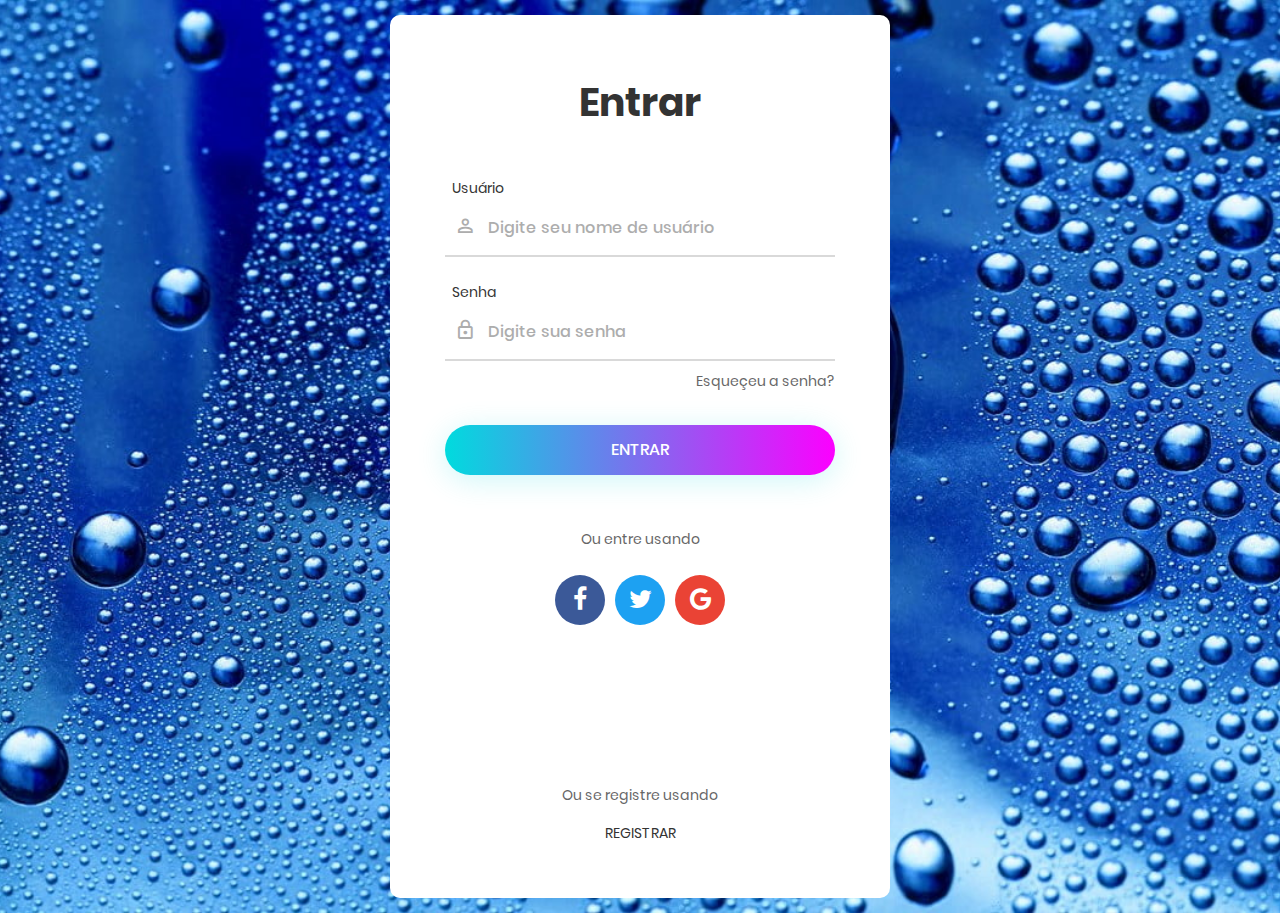
<file: login/index.html>
<!DOCTYPE html>
<html lang="pt-br">
<head>
	<title>Exemplo Login</title>
	<meta charset="UTF-8">
	<meta name="viewport" content="width=device-width, initial-scale=1">
	<link rel="icon" type="image/png" href="/assets/icons/favicon.png"/>
	<link rel="stylesheet" type="text/css" href="/vendor/bootstrap/css/bootstrap.min.css">
	<link rel="stylesheet" type="text/css" href="/fonts/font-awesome-4.7.0/css/font-awesome.min.css">
	<link rel="stylesheet" type="text/css" href="/fonts/iconic/css/material-design-iconic-font.min.css">
	<link rel="stylesheet" type="text/css" href="/vendor/animate/animate.css">
	<link rel="stylesheet" type="text/css" href="/vendor/css-hamburgers/hamburgers.min.css">
	<link rel="stylesheet" type="text/css" href="/vendor/animsition/css/animsition.min.css">
	<link rel="stylesheet" type="text/css" href="/vendor/select2/select2.min.css">
	<link rel="stylesheet" type="text/css" href="/vendor/daterangepicker/daterangepicker.css">
	<link rel="stylesheet" type="text/css" href="/css/util.css">
	<link rel="stylesheet" type="text/css" href="/css/main.css">
</head>
<body>
	
	<div class="limiter">
		<div class="container-login100" style="background-image: url('/assets/bg-01.jpg');">
			<div class="wrap-login100 p-l-55 p-r-55 p-t-65 p-b-54">
				<form class="login100-form validate-form">
					<span class="login100-form-title p-b-49">
						Entrar
					</span>

					<div class="wrap-input100 validate-input m-b-23" data-validate = "Campo Obrigatório">
						<span class="label-input100">Usuário</span>
						<input class="input100" type="text" name="username" placeholder="Digite seu nome de usuário">
						<span class="focus-input100" data-symbol="&#xf206;"></span>
					</div>

					<div class="wrap-input100 validate-input" data-validate="Campo Obrigatório">
						<span class="label-input100">Senha</span>
						<input class="input100" type="password" name="pass" placeholder="Digite sua senha">
						<span class="focus-input100" data-symbol="&#xf190;"></span>
					</div>
					
					<div class="text-right p-t-8 p-b-31">
						<a href="#">
							Esqueçeu a senha?
						</a>
					</div>
					
					<div class="container-login100-form-btn">
						<div class="wrap-login100-form-btn">
							<div class="login100-form-bgbtn"></div>
							<button class="login100-form-btn">
								Entrar
							</button>
						</div>
					</div>

					<div class="txt1 text-center p-t-54 p-b-20">
						<span>
							Ou entre usando
						</span>
					</div>

					<div class="flex-c-m">
						<a href="#" class="login100-social-item bg1">
							<i class="fa fa-facebook"></i>
						</a>

						<a href="#" class="login100-social-item bg2">
							<i class="fa fa-twitter"></i>
						</a>

						<a href="#" class="login100-social-item bg3">
							<i class="fa fa-google"></i>
						</a>
					</div>

					<div class="flex-col-c p-t-155">
						<span class="txt1 p-b-17">
							Ou se registre usando
						</span>

						<a href="#" class="txt2">
							Registrar
						</a>
					</div>
				</form>
			</div>
		</div>
	</div>
	

	<div id="dropDownSelect1"></div>
	
	<script src="/vendor/jquery/jquery-3.2.1.min.js"></script>
	<script src="/vendor/animsition/js/animsition.min.js"></script>
	<script src="/vendor/bootstrap/js/popper.js"></script>
	<script src="/vendor/bootstrap/js/bootstrap.min.js"></script>
	<script src="/vendor/select2/select2.min.js"></script>
	<script src="/vendor/daterangepicker/moment.min.js"></script>
	<script src="/vendor/daterangepicker/daterangepicker.js"></script>
	<script src="/vendor/countdowntime/countdowntime.js"></script>
	<script src="/js/main.js"></script>
</body>
</html>
</file>
<file: vendor/daterangepicker/daterangepicker.css>
.daterangepicker {
  position: absolute;
  color: inherit;
  background-color: #fff;
  border-radius: 4px;
  width: 278px;
  padding: 4px;
  margin-top: 1px;
  top: 100px;
  left: 20px;
  /* Calendars */ }
  .daterangepicker:before, .daterangepicker:after {
    position: absolute;
    display: inline-block;
    border-bottom-color: rgba(0, 0, 0, 0.2);
    content: ''; }
  .daterangepicker:before {
    top: -7px;
    border-right: 7px solid transparent;
    border-left: 7px solid transparent;
    border-bottom: 7px solid #ccc; }
  .daterangepicker:after {
    top: -6px;
    border-right: 6px solid transparent;
    border-bottom: 6px solid #fff;
    border-left: 6px solid transparent; }
  .daterangepicker.opensleft:before {
    right: 9px; }
  .daterangepicker.opensleft:after {
    right: 10px; }
  .daterangepicker.openscenter:before {
    left: 0;
    right: 0;
    width: 0;
    margin-left: auto;
    margin-right: auto; }
  .daterangepicker.openscenter:after {
    left: 0;
    right: 0;
    width: 0;
    margin-left: auto;
    margin-right: auto; }
  .daterangepicker.opensright:before {
    left: 9px; }
  .daterangepicker.opensright:after {
    left: 10px; }
  .daterangepicker.dropup {
    margin-top: -5px; }
    .daterangepicker.dropup:before {
      top: initial;
      bottom: -7px;
      border-bottom: initial;
      border-top: 7px solid #ccc; }
    .daterangepicker.dropup:after {
      top: initial;
      bottom: -6px;
      border-bottom: initial;
      border-top: 6px solid #fff; }
  .daterangepicker.dropdown-menu {
    max-width: none;
    z-index: 3001; }
  .daterangepicker.single .ranges, .daterangepicker.single .calendar {
    float: none; }
  .daterangepicker.show-calendar .calendar {
    display: block; }
  .daterangepicker .calendar {
    display: none;
    max-width: 270px;
    margin: 4px; }
    .daterangepicker .calendar.single .calendar-table {
      border: none; }
    .daterangepicker .calendar th, .daterangepicker .calendar td {
      white-space: nowrap;
      text-align: center;
      min-width: 32px; }
  .daterangepicker .calendar-table {
    border: 1px solid #fff;
    padding: 4px;
    border-radius: 4px;
    background-color: #fff; }
  .daterangepicker table {
    width: 100%;
    margin: 0; }
  .daterangepicker td, .daterangepicker th {
    text-align: center;
    width: 20px;
    height: 20px;
    border-radius: 4px;
    border: 1px solid transparent;
    white-space: nowrap;
    cursor: pointer; }
    .daterangepicker td.available:hover, .daterangepicker th.available:hover {
      background-color: #eee;
      border-color: transparent;
      color: inherit; }
    .daterangepicker td.week, .daterangepicker th.week {
      font-size: 80%;
      color: #ccc; }
  .daterangepicker td.off, .daterangepicker td.off.in-range, .daterangepicker td.off.start-date, .daterangepicker td.off.end-date {
    background-color: #fff;
    border-color: transparent;
    color: #999; }
  .daterangepicker td.in-range {
    background-color: #ebf4f8;
    border-color: transparent;
    color: #000;
    border-radius: 0; }
  .daterangepicker td.start-date {
    border-radius: 4px 0 0 4px; }
  .daterangepicker td.end-date {
    border-radius: 0 4px 4px 0; }
  .daterangepicker td.start-date.end-date {
    border-radius: 4px; }
  .daterangepicker td.active, .daterangepicker td.active:hover {
    background-color: #357ebd;
    border-color: transparent;
    color: #fff; }
  .daterangepicker th.month {
    width: auto; }
  .daterangepicker td.disabled, .daterangepicker option.disabled {
    color: #999;
    cursor: not-allowed;
    text-decoration: line-through; }
  .daterangepicker select.monthselect, .daterangepicker select.yearselect {
    font-size: 12px;
    padding: 1px;
    height: auto;
    margin: 0;
    cursor: default; }
  .daterangepicker select.monthselect {
    margin-right: 2%;
    width: 56%; }
  .daterangepicker select.yearselect {
    width: 40%; }
  .daterangepicker select.hourselect, .daterangepicker select.minuteselect, .daterangepicker select.secondselect, .daterangepicker select.ampmselect {
    width: 50px;
    margin-bottom: 0; }
  .daterangepicker .input-mini {
    border: 1px solid #ccc;
    border-radius: 4px;
    color: #555;
    height: 30px;
    line-height: 30px;
    display: block;
    vertical-align: middle;
    margin: 0 0 5px 0;
    padding: 0 6px 0 28px;
    width: 100%; }
    .daterangepicker .input-mini.active {
      border: 1px solid #08c;
      border-radius: 4px; }
  .daterangepicker .daterangepicker_input {
    position: relative; }
    .daterangepicker .daterangepicker_input i {
      position: absolute;
      left: 8px;
      top: 8px; }
  .daterangepicker.rtl .input-mini {
    padding-right: 28px;
    padding-left: 6px; }
  .daterangepicker.rtl .daterangepicker_input i {
    left: auto;
    right: 8px; }
  .daterangepicker .calendar-time {
    text-align: center;
    margin: 5px auto;
    line-height: 30px;
    position: relative;
    padding-left: 28px; }
    .daterangepicker .calendar-time select.disabled {
      color: #ccc;
      cursor: not-allowed; }

.ranges {
  font-size: 11px;
  float: none;
  margin: 4px;
  text-align: left; }
  .ranges ul {
    list-style: none;
    margin: 0 auto;
    padding: 0;
    width: 100%; }
  .ranges li {
    font-size: 13px;
    background-color: #f5f5f5;
    border: 1px solid #f5f5f5;
    border-radius: 4px;
    color: #08c;
    padding: 3px 12px;
    margin-bottom: 8px;
    cursor: pointer; }
    .ranges li:hover {
      background-color: #08c;
      border: 1px solid #08c;
      color: #fff; }
    .ranges li.active {
      background-color: #08c;
      border: 1px solid #08c;
      color: #fff; }

/*  Larger Screen Styling */
@media (min-width: 564px) {
  .daterangepicker {
    width: auto; }
    .daterangepicker .ranges ul {
      width: 160px; }
    .daterangepicker.single .ranges ul {
      width: 100%; }
    .daterangepicker.single .calendar.left {
      clear: none; }
    .daterangepicker.single.ltr .ranges, .daterangepicker.single.ltr .calendar {
      float: left; }
    .daterangepicker.single.rtl .ranges, .daterangepicker.single.rtl .calendar {
      float: right; }
    .daterangepicker.ltr {
      direction: ltr;
      text-align: left; }
      .daterangepicker.ltr .calendar.left {
        clear: left;
        margin-right: 0; }
        .daterangepicker.ltr .calendar.left .calendar-table {
          border-right: none;
          border-top-right-radius: 0;
          border-bottom-right-radius: 0; }
      .daterangepicker.ltr .calendar.right {
        margin-left: 0; }
        .daterangepicker.ltr .calendar.right .calendar-table {
          border-left: none;
          border-top-left-radius: 0;
          border-bottom-left-radius: 0; }
      .daterangepicker.ltr .left .daterangepicker_input {
        padding-right: 12px; }
      .daterangepicker.ltr .calendar.left .calendar-table {
        padding-right: 12px; }
      .daterangepicker.ltr .ranges, .daterangepicker.ltr .calendar {
        float: left; }
    .daterangepicker.rtl {
      direction: rtl;
      text-align: right; }
      .daterangepicker.rtl .calendar.left {
        clear: right;
        margin-left: 0; }
        .daterangepicker.rtl .calendar.left .calendar-table {
          border-left: none;
          border-top-left-radius: 0;
          border-bottom-left-radius: 0; }
      .daterangepicker.rtl .calendar.right {
        margin-right: 0; }
        .daterangepicker.rtl .calendar.right .calendar-table {
          border-right: none;
          border-top-right-radius: 0;
          border-bottom-right-radius: 0; }
      .daterangepicker.rtl .left .daterangepicker_input {
        padding-left: 12px; }
      .daterangepicker.rtl .calendar.left .calendar-table {
        padding-left: 12px; }
      .daterangepicker.rtl .ranges, .daterangepicker.rtl .calendar {
        text-align: right;
        float: right; } }
@media (min-width: 730px) {
  .daterangepicker .ranges {
    width: auto; }
  .daterangepicker.ltr .ranges {
    float: left; }
  .daterangepicker.rtl .ranges {
    float: right; }
  .daterangepicker .calendar.left {
    clear: none !important; } }
</file>
<file: css/util.css>
/*[ FONT SIZE ]
///////////////////////////////////////////////////////////
*/
.fs-1 {font-size: 1px;}
.fs-2 {font-size: 2px;}
.fs-3 {font-size: 3px;}
.fs-4 {font-size: 4px;}
.fs-5 {font-size: 5px;}
.fs-6 {font-size: 6px;}
.fs-7 {font-size: 7px;}
.fs-8 {font-size: 8px;}
.fs-9 {font-size: 9px;}
.fs-10 {font-size: 10px;}
.fs-11 {font-size: 11px;}
.fs-12 {font-size: 12px;}
.fs-13 {font-size: 13px;}
.fs-14 {font-size: 14px;}
.fs-15 {font-size: 15px;}
.fs-16 {font-size: 16px;}
.fs-17 {font-size: 17px;}
.fs-18 {font-size: 18px;}
.fs-19 {font-size: 19px;}
.fs-20 {font-size: 20px;}
.fs-21 {font-size: 21px;}
.fs-22 {font-size: 22px;}
.fs-23 {font-size: 23px;}
.fs-24 {font-size: 24px;}
.fs-25 {font-size: 25px;}
.fs-26 {font-size: 26px;}
.fs-27 {font-size: 27px;}
.fs-28 {font-size: 28px;}
.fs-29 {font-size: 29px;}
.fs-30 {font-size: 30px;}
.fs-31 {font-size: 31px;}
.fs-32 {font-size: 32px;}
.fs-33 {font-size: 33px;}
.fs-34 {font-size: 34px;}
.fs-35 {font-size: 35px;}
.fs-36 {font-size: 36px;}
.fs-37 {font-size: 37px;}
.fs-38 {font-size: 38px;}
.fs-39 {font-size: 39px;}
.fs-40 {font-size: 40px;}
.fs-41 {font-size: 41px;}
.fs-42 {font-size: 42px;}
.fs-43 {font-size: 43px;}
.fs-44 {font-size: 44px;}
.fs-45 {font-size: 45px;}
.fs-46 {font-size: 46px;}
.fs-47 {font-size: 47px;}
.fs-48 {font-size: 48px;}
.fs-49 {font-size: 49px;}
.fs-50 {font-size: 50px;}
.fs-51 {font-size: 51px;}
.fs-52 {font-size: 52px;}
.fs-53 {font-size: 53px;}
.fs-54 {font-size: 54px;}
.fs-55 {font-size: 55px;}
.fs-56 {font-size: 56px;}
.fs-57 {font-size: 57px;}
.fs-58 {font-size: 58px;}
.fs-59 {font-size: 59px;}
.fs-60 {font-size: 60px;}
.fs-61 {font-size: 61px;}
.fs-62 {font-size: 62px;}
.fs-63 {font-size: 63px;}
.fs-64 {font-size: 64px;}
.fs-65 {font-size: 65px;}
.fs-66 {font-size: 66px;}
.fs-67 {font-size: 67px;}
.fs-68 {font-size: 68px;}
.fs-69 {font-size: 69px;}
.fs-70 {font-size: 70px;}
.fs-71 {font-size: 71px;}
.fs-72 {font-size: 72px;}
.fs-73 {font-size: 73px;}
.fs-74 {font-size: 74px;}
.fs-75 {font-size: 75px;}
.fs-76 {font-size: 76px;}
.fs-77 {font-size: 77px;}
.fs-78 {font-size: 78px;}
.fs-79 {font-size: 79px;}
.fs-80 {font-size: 80px;}
.fs-81 {font-size: 81px;}
.fs-82 {font-size: 82px;}
.fs-83 {font-size: 83px;}
.fs-84 {font-size: 84px;}
.fs-85 {font-size: 85px;}
.fs-86 {font-size: 86px;}
.fs-87 {font-size: 87px;}
.fs-88 {font-size: 88px;}
.fs-89 {font-size: 89px;}
.fs-90 {font-size: 90px;}
.fs-91 {font-size: 91px;}
.fs-92 {font-size: 92px;}
.fs-93 {font-size: 93px;}
.fs-94 {font-size: 94px;}
.fs-95 {font-size: 95px;}
.fs-96 {font-size: 96px;}
.fs-97 {font-size: 97px;}
.fs-98 {font-size: 98px;}
.fs-99 {font-size: 99px;}
.fs-100 {font-size: 100px;}
.fs-101 {font-size: 101px;}
.fs-102 {font-size: 102px;}
.fs-103 {font-size: 103px;}
.fs-104 {font-size: 104px;}
.fs-105 {font-size: 105px;}
.fs-106 {font-size: 106px;}
.fs-107 {font-size: 107px;}
.fs-108 {font-size: 108px;}
.fs-109 {font-size: 109px;}
.fs-110 {font-size: 110px;}
.fs-111 {font-size: 111px;}
.fs-112 {font-size: 112px;}
.fs-113 {font-size: 113px;}
.fs-114 {font-size: 114px;}
.fs-115 {font-size: 115px;}
.fs-116 {font-size: 116px;}
.fs-117 {font-size: 117px;}
.fs-118 {font-size: 118px;}
.fs-119 {font-size: 119px;}
.fs-120 {font-size: 120px;}
.fs-121 {font-size: 121px;}
.fs-122 {font-size: 122px;}
.fs-123 {font-size: 123px;}
.fs-124 {font-size: 124px;}
.fs-125 {font-size: 125px;}
.fs-126 {font-size: 126px;}
.fs-127 {font-size: 127px;}
.fs-128 {font-size: 128px;}
.fs-129 {font-size: 129px;}
.fs-130 {font-size: 130px;}
.fs-131 {font-size: 131px;}
.fs-132 {font-size: 132px;}
.fs-133 {font-size: 133px;}
.fs-134 {font-size: 134px;}
.fs-135 {font-size: 135px;}
.fs-136 {font-size: 136px;}
.fs-137 {font-size: 137px;}
.fs-138 {font-size: 138px;}
.fs-139 {font-size: 139px;}
.fs-140 {font-size: 140px;}
.fs-141 {font-size: 141px;}
.fs-142 {font-size: 142px;}
.fs-143 {font-size: 143px;}
.fs-144 {font-size: 144px;}
.fs-145 {font-size: 145px;}
.fs-146 {font-size: 146px;}
.fs-147 {font-size: 147px;}
.fs-148 {font-size: 148px;}
.fs-149 {font-size: 149px;}
.fs-150 {font-size: 150px;}
.fs-151 {font-size: 151px;}
.fs-152 {font-size: 152px;}
.fs-153 {font-size: 153px;}
.fs-154 {font-size: 154px;}
.fs-155 {font-size: 155px;}
.fs-156 {font-size: 156px;}
.fs-157 {font-size: 157px;}
.fs-158 {font-size: 158px;}
.fs-159 {font-size: 159px;}
.fs-160 {font-size: 160px;}
.fs-161 {font-size: 161px;}
.fs-162 {font-size: 162px;}
.fs-163 {font-size: 163px;}
.fs-164 {font-size: 164px;}
.fs-165 {font-size: 165px;}
.fs-166 {font-size: 166px;}
.fs-167 {font-size: 167px;}
.fs-168 {font-size: 168px;}
.fs-169 {font-size: 169px;}
.fs-170 {font-size: 170px;}
.fs-171 {font-size: 171px;}
.fs-172 {font-size: 172px;}
.fs-173 {font-size: 173px;}
.fs-174 {font-size: 174px;}
.fs-175 {font-size: 175px;}
.fs-176 {font-size: 176px;}
.fs-177 {font-size: 177px;}
.fs-178 {font-size: 178px;}
.fs-179 {font-size: 179px;}
.fs-180 {font-size: 180px;}
.fs-181 {font-size: 181px;}
.fs-182 {font-size: 182px;}
.fs-183 {font-size: 183px;}
.fs-184 {font-size: 184px;}
.fs-185 {font-size: 185px;}
.fs-186 {font-size: 186px;}
.fs-187 {font-size: 187px;}
.fs-188 {font-size: 188px;}
.fs-189 {font-size: 189px;}
.fs-190 {font-size: 190px;}
.fs-191 {font-size: 191px;}
.fs-192 {font-size: 192px;}
.fs-193 {font-size: 193px;}
.fs-194 {font-size: 194px;}
.fs-195 {font-size: 195px;}
.fs-196 {font-size: 196px;}
.fs-197 {font-size: 197px;}
.fs-198 {font-size: 198px;}
.fs-199 {font-size: 199px;}
.fs-200 {font-size: 200px;}

/*[ PADDING ]
///////////////////////////////////////////////////////////
*/
.p-t-0 {padding-top: 0px;}
.p-t-1 {padding-top: 1px;}
.p-t-2 {padding-top: 2px;}
.p-t-3 {padding-top: 3px;}
.p-t-4 {padding-top: 4px;}
.p-t-5 {padding-top: 5px;}
.p-t-6 {padding-top: 6px;}
.p-t-7 {padding-top: 7px;}
.p-t-8 {padding-top: 8px;}
.p-t-9 {padding-top: 9px;}
.p-t-10 {padding-top: 10px;}
.p-t-11 {padding-top: 11px;}
.p-t-12 {padding-top: 12px;}
.p-t-13 {padding-top: 13px;}
.p-t-14 {padding-top: 14px;}
.p-t-15 {padding-top: 15px;}
.p-t-16 {padding-top: 16px;}
.p-t-17 {padding-top: 17px;}
.p-t-18 {padding-top: 18px;}
.p-t-19 {padding-top: 19px;}
.p-t-20 {padding-top: 20px;}
.p-t-21 {padding-top: 21px;}
.p-t-22 {padding-top: 22px;}
.p-t-23 {padding-top: 23px;}
.p-t-24 {padding-top: 24px;}
.p-t-25 {padding-top: 25px;}
.p-t-26 {padding-top: 26px;}
.p-t-27 {padding-top: 27px;}
.p-t-28 {padding-top: 28px;}
.p-t-29 {padding-top: 29px;}
.p-t-30 {padding-top: 30px;}
.p-t-31 {padding-top: 31px;}
.p-t-32 {padding-top: 32px;}
.p-t-33 {padding-top: 33px;}
.p-t-34 {padding-top: 34px;}
.p-t-35 {padding-top: 35px;}
.p-t-36 {padding-top: 36px;}
.p-t-37 {padding-top: 37px;}
.p-t-38 {padding-top: 38px;}
.p-t-39 {padding-top: 39px;}
.p-t-40 {padding-top: 40px;}
.p-t-41 {padding-top: 41px;}
.p-t-42 {padding-top: 42px;}
.p-t-43 {padding-top: 43px;}
.p-t-44 {padding-top: 44px;}
.p-t-45 {padding-top: 45px;}
.p-t-46 {padding-top: 46px;}
.p-t-47 {padding-top: 47px;}
.p-t-48 {padding-top: 48px;}
.p-t-49 {padding-top: 49px;}
.p-t-50 {padding-top: 50px;}
.p-t-51 {padding-top: 51px;}
.p-t-52 {padding-top: 52px;}
.p-t-53 {padding-top: 53px;}
.p-t-54 {padding-top: 54px;}
.p-t-55 {padding-top: 55px;}
.p-t-56 {padding-top: 56px;}
.p-t-57 {padding-top: 57px;}
.p-t-58 {padding-top: 58px;}
.p-t-59 {padding-top: 59px;}
.p-t-60 {padding-top: 60px;}
.p-t-61 {padding-top: 61px;}
.p-t-62 {padding-top: 62px;}
.p-t-63 {padding-top: 63px;}
.p-t-64 {padding-top: 64px;}
.p-t-65 {padding-top: 65px;}
.p-t-66 {padding-top: 66px;}
.p-t-67 {padding-top: 67px;}
.p-t-68 {padding-top: 68px;}
.p-t-69 {padding-top: 69px;}
.p-t-70 {padding-top: 70px;}
.p-t-71 {padding-top: 71px;}
.p-t-72 {padding-top: 72px;}
.p-t-73 {padding-top: 73px;}
.p-t-74 {padding-top: 74px;}
.p-t-75 {padding-top: 75px;}
.p-t-76 {padding-top: 76px;}
.p-t-77 {padding-top: 77px;}
.p-t-78 {padding-top: 78px;}
.p-t-79 {padding-top: 79px;}
.p-t-80 {padding-top: 80px;}
.p-t-81 {padding-top: 81px;}
.p-t-82 {padding-top: 82px;}
.p-t-83 {padding-top: 83px;}
.p-t-84 {padding-top: 84px;}
.p-t-85 {padding-top: 85px;}
.p-t-86 {padding-top: 86px;}
.p-t-87 {padding-top: 87px;}
.p-t-88 {padding-top: 88px;}
.p-t-89 {padding-top: 89px;}
.p-t-90 {padding-top: 90px;}
.p-t-91 {padding-top: 91px;}
.p-t-92 {padding-top: 92px;}
.p-t-93 {padding-top: 93px;}
.p-t-94 {padding-top: 94px;}
.p-t-95 {padding-top: 95px;}
.p-t-96 {padding-top: 96px;}
.p-t-97 {padding-top: 97px;}
.p-t-98 {padding-top: 98px;}
.p-t-99 {padding-top: 99px;}
.p-t-100 {padding-top: 100px;}
.p-t-101 {padding-top: 101px;}
.p-t-102 {padding-top: 102px;}
.p-t-103 {padding-top: 103px;}
.p-t-104 {padding-top: 104px;}
.p-t-105 {padding-top: 105px;}
.p-t-106 {padding-top: 106px;}
.p-t-107 {padding-top: 107px;}
.p-t-108 {padding-top: 108px;}
.p-t-109 {padding-top: 109px;}
.p-t-110 {padding-top: 110px;}
.p-t-111 {padding-top: 111px;}
.p-t-112 {padding-top: 112px;}
.p-t-113 {padding-top: 113px;}
.p-t-114 {padding-top: 114px;}
.p-t-115 {padding-top: 115px;}
.p-t-116 {padding-top: 116px;}
.p-t-117 {padding-top: 117px;}
.p-t-118 {padding-top: 118px;}
.p-t-119 {padding-top: 119px;}
.p-t-120 {padding-top: 120px;}
.p-t-121 {padding-top: 121px;}
.p-t-122 {padding-top: 122px;}
.p-t-123 {padding-top: 123px;}
.p-t-124 {padding-top: 124px;}
.p-t-125 {padding-top: 125px;}
.p-t-126 {padding-top: 126px;}
.p-t-127 {padding-top: 127px;}
.p-t-128 {padding-top: 128px;}
.p-t-129 {padding-top: 129px;}
.p-t-130 {padding-top: 130px;}
.p-t-131 {padding-top: 131px;}
.p-t-132 {padding-top: 132px;}
.p-t-133 {padding-top: 133px;}
.p-t-134 {padding-top: 134px;}
.p-t-135 {padding-top: 135px;}
.p-t-136 {padding-top: 136px;}
.p-t-137 {padding-top: 137px;}
.p-t-138 {padding-top: 138px;}
.p-t-139 {padding-top: 139px;}
.p-t-140 {padding-top: 140px;}
.p-t-141 {padding-top: 141px;}
.p-t-142 {padding-top: 142px;}
.p-t-143 {padding-top: 143px;}
.p-t-144 {padding-top: 144px;}
.p-t-145 {padding-top: 145px;}
.p-t-146 {padding-top: 146px;}
.p-t-147 {padding-top: 147px;}
.p-t-148 {padding-top: 148px;}
.p-t-149 {padding-top: 149px;}
.p-t-150 {padding-top: 150px;}
.p-t-151 {padding-top: 151px;}
.p-t-152 {padding-top: 152px;}
.p-t-153 {padding-top: 153px;}
.p-t-154 {padding-top: 154px;}
.p-t-155 {padding-top: 155px;}
.p-t-156 {padding-top: 156px;}
.p-t-157 {padding-top: 157px;}
.p-t-158 {padding-top: 158px;}
.p-t-159 {padding-top: 159px;}
.p-t-160 {padding-top: 160px;}
.p-t-161 {padding-top: 161px;}
.p-t-162 {padding-top: 162px;}
.p-t-163 {padding-top: 163px;}
.p-t-164 {padding-top: 164px;}
.p-t-165 {padding-top: 165px;}
.p-t-166 {padding-top: 166px;}
.p-t-167 {padding-top: 167px;}
.p-t-168 {padding-top: 168px;}
.p-t-169 {padding-top: 169px;}
.p-t-170 {padding-top: 170px;}
.p-t-171 {padding-top: 171px;}
.p-t-172 {padding-top: 172px;}
.p-t-173 {padding-top: 173px;}
.p-t-174 {padding-top: 174px;}
.p-t-175 {padding-top: 175px;}
.p-t-176 {padding-top: 176px;}
.p-t-177 {padding-top: 177px;}
.p-t-178 {padding-top: 178px;}
.p-t-179 {padding-top: 179px;}
.p-t-180 {padding-top: 180px;}
.p-t-181 {padding-top: 181px;}
.p-t-182 {padding-top: 182px;}
.p-t-183 {padding-top: 183px;}
.p-t-184 {padding-top: 184px;}
.p-t-185 {padding-top: 185px;}
.p-t-186 {padding-top: 186px;}
.p-t-187 {padding-top: 187px;}
.p-t-188 {padding-top: 188px;}
.p-t-189 {padding-top: 189px;}
.p-t-190 {padding-top: 190px;}
.p-t-191 {padding-top: 191px;}
.p-t-192 {padding-top: 192px;}
.p-t-193 {padding-top: 193px;}
.p-t-194 {padding-top: 194px;}
.p-t-195 {padding-top: 195px;}
.p-t-196 {padding-top: 196px;}
.p-t-197 {padding-top: 197px;}
.p-t-198 {padding-top: 198px;}
.p-t-199 {padding-top: 199px;}
.p-t-200 {padding-top: 200px;}
.p-t-201 {padding-top: 201px;}
.p-t-202 {padding-top: 202px;}
.p-t-203 {padding-top: 203px;}
.p-t-204 {padding-top: 204px;}
.p-t-205 {padding-top: 205px;}
.p-t-206 {padding-top: 206px;}
.p-t-207 {padding-top: 207px;}
.p-t-208 {padding-top: 208px;}
.p-t-209 {padding-top: 209px;}
.p-t-210 {padding-top: 210px;}
.p-t-211 {padding-top: 211px;}
.p-t-212 {padding-top: 212px;}
.p-t-213 {padding-top: 213px;}
.p-t-214 {padding-top: 214px;}
.p-t-215 {padding-top: 215px;}
.p-t-216 {padding-top: 216px;}
.p-t-217 {padding-top: 217px;}
.p-t-218 {padding-top: 218px;}
.p-t-219 {padding-top: 219px;}
.p-t-220 {padding-top: 220px;}
.p-t-221 {padding-top: 221px;}
.p-t-222 {padding-top: 222px;}
.p-t-223 {padding-top: 223px;}
.p-t-224 {padding-top: 224px;}
.p-t-225 {padding-top: 225px;}
.p-t-226 {padding-top: 226px;}
.p-t-227 {padding-top: 227px;}
.p-t-228 {padding-top: 228px;}
.p-t-229 {padding-top: 229px;}
.p-t-230 {padding-top: 230px;}
.p-t-231 {padding-top: 231px;}
.p-t-232 {padding-top: 232px;}
.p-t-233 {padding-top: 233px;}
.p-t-234 {padding-top: 234px;}
.p-t-235 {padding-top: 235px;}
.p-t-236 {padding-top: 236px;}
.p-t-237 {padding-top: 237px;}
.p-t-238 {padding-top: 238px;}
.p-t-239 {padding-top: 239px;}
.p-t-240 {padding-top: 240px;}
.p-t-241 {padding-top: 241px;}
.p-t-242 {padding-top: 242px;}
.p-t-243 {padding-top: 243px;}
.p-t-244 {padding-top: 244px;}
.p-t-245 {padding-top: 245px;}
.p-t-246 {padding-top: 246px;}
.p-t-247 {padding-top: 247px;}
.p-t-248 {padding-top: 248px;}
.p-t-249 {padding-top: 249px;}
.p-t-250 {padding-top: 250px;}
.p-b-0 {padding-bottom: 0px;}
.p-b-1 {padding-bottom: 1px;}
.p-b-2 {padding-bottom: 2px;}
.p-b-3 {padding-bottom: 3px;}
.p-b-4 {padding-bottom: 4px;}
.p-b-5 {padding-bottom: 5px;}
.p-b-6 {padding-bottom: 6px;}
.p-b-7 {padding-bottom: 7px;}
.p-b-8 {padding-bottom: 8px;}
.p-b-9 {padding-bottom: 9px;}
.p-b-10 {padding-bottom: 10px;}
.p-b-11 {padding-bottom: 11px;}
.p-b-12 {padding-bottom: 12px;}
.p-b-13 {padding-bottom: 13px;}
.p-b-14 {padding-bottom: 14px;}
.p-b-15 {padding-bottom: 15px;}
.p-b-16 {padding-bottom: 16px;}
.p-b-17 {padding-bottom: 17px;}
.p-b-18 {padding-bottom: 18px;}
.p-b-19 {padding-bottom: 19px;}
.p-b-20 {padding-bottom: 20px;}
.p-b-21 {padding-bottom: 21px;}
.p-b-22 {padding-bottom: 22px;}
.p-b-23 {padding-bottom: 23px;}
.p-b-24 {padding-bottom: 24px;}
.p-b-25 {padding-bottom: 25px;}
.p-b-26 {padding-bottom: 26px;}
.p-b-27 {padding-bottom: 27px;}
.p-b-28 {padding-bottom: 28px;}
.p-b-29 {padding-bottom: 29px;}
.p-b-30 {padding-bottom: 30px;}
.p-b-31 {padding-bottom: 31px;}
.p-b-32 {padding-bottom: 32px;}
.p-b-33 {padding-bottom: 33px;}
.p-b-34 {padding-bottom: 34px;}
.p-b-35 {padding-bottom: 35px;}
.p-b-36 {padding-bottom: 36px;}
.p-b-37 {padding-bottom: 37px;}
.p-b-38 {padding-bottom: 38px;}
.p-b-39 {padding-bottom: 39px;}
.p-b-40 {padding-bottom: 40px;}
.p-b-41 {padding-bottom: 41px;}
.p-b-42 {padding-bottom: 42px;}
.p-b-43 {padding-bottom: 43px;}
.p-b-44 {padding-bottom: 44px;}
.p-b-45 {padding-bottom: 45px;}
.p-b-46 {padding-bottom: 46px;}
.p-b-47 {padding-bottom: 47px;}
.p-b-48 {padding-bottom: 48px;}
.p-b-49 {padding-bottom: 49px;}
.p-b-50 {padding-bottom: 50px;}
.p-b-51 {padding-bottom: 51px;}
.p-b-52 {padding-bottom: 52px;}
.p-b-53 {padding-bottom: 53px;}
.p-b-54 {padding-bottom: 54px;}
.p-b-55 {padding-bottom: 55px;}
.p-b-56 {padding-bottom: 56px;}
.p-b-57 {padding-bottom: 57px;}
.p-b-58 {padding-bottom: 58px;}
.p-b-59 {padding-bottom: 59px;}
.p-b-60 {padding-bottom: 60px;}
.p-b-61 {padding-bottom: 61px;}
.p-b-62 {padding-bottom: 62px;}
.p-b-63 {padding-bottom: 63px;}
.p-b-64 {padding-bottom: 64px;}
.p-b-65 {padding-bottom: 65px;}
.p-b-66 {padding-bottom: 66px;}
.p-b-67 {padding-bottom: 67px;}
.p-b-68 {padding-bottom: 68px;}
.p-b-69 {padding-bottom: 69px;}
.p-b-70 {padding-bottom: 70px;}
.p-b-71 {padding-bottom: 71px;}
.p-b-72 {padding-bottom: 72px;}
.p-b-73 {padding-bottom: 73px;}
.p-b-74 {padding-bottom: 74px;}
.p-b-75 {padding-bottom: 75px;}
.p-b-76 {padding-bottom: 76px;}
.p-b-77 {padding-bottom: 77px;}
.p-b-78 {padding-bottom: 78px;}
.p-b-79 {padding-bottom: 79px;}
.p-b-80 {padding-bottom: 80px;}
.p-b-81 {padding-bottom: 81px;}
.p-b-82 {padding-bottom: 82px;}
.p-b-83 {padding-bottom: 83px;}
.p-b-84 {padding-bottom: 84px;}
.p-b-85 {padding-bottom: 85px;}
.p-b-86 {padding-bottom: 86px;}
.p-b-87 {padding-bottom: 87px;}
.p-b-88 {padding-bottom: 88px;}
.p-b-89 {padding-bottom: 89px;}
.p-b-90 {padding-bottom: 90px;}
.p-b-91 {padding-bottom: 91px;}
.p-b-92 {padding-bottom: 92px;}
.p-b-93 {padding-bottom: 93px;}
.p-b-94 {padding-bottom: 94px;}
.p-b-95 {padding-bottom: 95px;}
.p-b-96 {padding-bottom: 96px;}
.p-b-97 {padding-bottom: 97px;}
.p-b-98 {padding-bottom: 98px;}
.p-b-99 {padding-bottom: 99px;}
.p-b-100 {padding-bottom: 100px;}
.p-b-101 {padding-bottom: 101px;}
.p-b-102 {padding-bottom: 102px;}
.p-b-103 {padding-bottom: 103px;}
.p-b-104 {padding-bottom: 104px;}
.p-b-105 {padding-bottom: 105px;}
.p-b-106 {padding-bottom: 106px;}
.p-b-107 {padding-bottom: 107px;}
.p-b-108 {padding-bottom: 108px;}
.p-b-109 {padding-bottom: 109px;}
.p-b-110 {padding-bottom: 110px;}
.p-b-111 {padding-bottom: 111px;}
.p-b-112 {padding-bottom: 112px;}
.p-b-113 {padding-bottom: 113px;}
.p-b-114 {padding-bottom: 114px;}
.p-b-115 {padding-bottom: 115px;}
.p-b-116 {padding-bottom: 116px;}
.p-b-117 {padding-bottom: 117px;}
.p-b-118 {padding-bottom: 118px;}
.p-b-119 {padding-bottom: 119px;}
.p-b-120 {padding-bottom: 120px;}
.p-b-121 {padding-bottom: 121px;}
.p-b-122 {padding-bottom: 122px;}
.p-b-123 {padding-bottom: 123px;}
.p-b-124 {padding-bottom: 124px;}
.p-b-125 {padding-bottom: 125px;}
.p-b-126 {padding-bottom: 126px;}
.p-b-127 {padding-bottom: 127px;}
.p-b-128 {padding-bottom: 128px;}
.p-b-129 {padding-bottom: 129px;}
.p-b-130 {padding-bottom: 130px;}
.p-b-131 {padding-bottom: 131px;}
.p-b-132 {padding-bottom: 132px;}
.p-b-133 {padding-bottom: 133px;}
.p-b-134 {padding-bottom: 134px;}
.p-b-135 {padding-bottom: 135px;}
.p-b-136 {padding-bottom: 136px;}
.p-b-137 {padding-bottom: 137px;}
.p-b-138 {padding-bottom: 138px;}
.p-b-139 {padding-bottom: 139px;}
.p-b-140 {padding-bottom: 140px;}
.p-b-141 {padding-bottom: 141px;}
.p-b-142 {padding-bottom: 142px;}
.p-b-143 {padding-bottom: 143px;}
.p-b-144 {padding-bottom: 144px;}
.p-b-145 {padding-bottom: 145px;}
.p-b-146 {padding-bottom: 146px;}
.p-b-147 {padding-bottom: 147px;}
.p-b-148 {padding-bottom: 148px;}
.p-b-149 {padding-bottom: 149px;}
.p-b-150 {padding-bottom: 150px;}
.p-b-151 {padding-bottom: 151px;}
.p-b-152 {padding-bottom: 152px;}
.p-b-153 {padding-bottom: 153px;}
.p-b-154 {padding-bottom: 154px;}
.p-b-155 {padding-bottom: 155px;}
.p-b-156 {padding-bottom: 156px;}
.p-b-157 {padding-bottom: 157px;}
.p-b-158 {padding-bottom: 158px;}
.p-b-159 {padding-bottom: 159px;}
.p-b-160 {padding-bottom: 160px;}
.p-b-161 {padding-bottom: 161px;}
.p-b-162 {padding-bottom: 162px;}
.p-b-163 {padding-bottom: 163px;}
.p-b-164 {padding-bottom: 164px;}
.p-b-165 {padding-bottom: 165px;}
.p-b-166 {padding-bottom: 166px;}
.p-b-167 {padding-bottom: 167px;}
.p-b-168 {padding-bottom: 168px;}
.p-b-169 {padding-bottom: 169px;}
.p-b-170 {padding-bottom: 170px;}
.p-b-171 {padding-bottom: 171px;}
.p-b-172 {padding-bottom: 172px;}
.p-b-173 {padding-bottom: 173px;}
.p-b-174 {padding-bottom: 174px;}
.p-b-175 {padding-bottom: 175px;}
.p-b-176 {padding-bottom: 176px;}
.p-b-177 {padding-bottom: 177px;}
.p-b-178 {padding-bottom: 178px;}
.p-b-179 {padding-bottom: 179px;}
.p-b-180 {padding-bottom: 180px;}
.p-b-181 {padding-bottom: 181px;}
.p-b-182 {padding-bottom: 182px;}
.p-b-183 {padding-bottom: 183px;}
.p-b-184 {padding-bottom: 184px;}
.p-b-185 {padding-bottom: 185px;}
.p-b-186 {padding-bottom: 186px;}
.p-b-187 {padding-bottom: 187px;}
.p-b-188 {padding-bottom: 188px;}
.p-b-189 {padding-bottom: 189px;}
.p-b-190 {padding-bottom: 190px;}
.p-b-191 {padding-bottom: 191px;}
.p-b-192 {padding-bottom: 192px;}
.p-b-193 {padding-bottom: 193px;}
.p-b-194 {padding-bottom: 194px;}
.p-b-195 {padding-bottom: 195px;}
.p-b-196 {padding-bottom: 196px;}
.p-b-197 {padding-bottom: 197px;}
.p-b-198 {padding-bottom: 198px;}
.p-b-199 {padding-bottom: 199px;}
.p-b-200 {padding-bottom: 200px;}
.p-b-201 {padding-bottom: 201px;}
.p-b-202 {padding-bottom: 202px;}
.p-b-203 {padding-bottom: 203px;}
.p-b-204 {padding-bottom: 204px;}
.p-b-205 {padding-bottom: 205px;}
.p-b-206 {padding-bottom: 206px;}
.p-b-207 {padding-bottom: 207px;}
.p-b-208 {padding-bottom: 208px;}
.p-b-209 {padding-bottom: 209px;}
.p-b-210 {padding-bottom: 210px;}
.p-b-211 {padding-bottom: 211px;}
.p-b-212 {padding-bottom: 212px;}
.p-b-213 {padding-bottom: 213px;}
.p-b-214 {padding-bottom: 214px;}
.p-b-215 {padding-bottom: 215px;}
.p-b-216 {padding-bottom: 216px;}
.p-b-217 {padding-bottom: 217px;}
.p-b-218 {padding-bottom: 218px;}
.p-b-219 {padding-bottom: 219px;}
.p-b-220 {padding-bottom: 220px;}
.p-b-221 {padding-bottom: 221px;}
.p-b-222 {padding-bottom: 222px;}
.p-b-223 {padding-bottom: 223px;}
.p-b-224 {padding-bottom: 224px;}
.p-b-225 {padding-bottom: 225px;}
.p-b-226 {padding-bottom: 226px;}
.p-b-227 {padding-bottom: 227px;}
.p-b-228 {padding-bottom: 228px;}
.p-b-229 {padding-bottom: 229px;}
.p-b-230 {padding-bottom: 230px;}
.p-b-231 {padding-bottom: 231px;}
.p-b-232 {padding-bottom: 232px;}
.p-b-233 {padding-bottom: 233px;}
.p-b-234 {padding-bottom: 234px;}
.p-b-235 {padding-bottom: 235px;}
.p-b-236 {padding-bottom: 236px;}
.p-b-237 {padding-bottom: 237px;}
.p-b-238 {padding-bottom: 238px;}
.p-b-239 {padding-bottom: 239px;}
.p-b-240 {padding-bottom: 240px;}
.p-b-241 {padding-bottom: 241px;}
.p-b-242 {padding-bottom: 242px;}
.p-b-243 {padding-bottom: 243px;}
.p-b-244 {padding-bottom: 244px;}
.p-b-245 {padding-bottom: 245px;}
.p-b-246 {padding-bottom: 246px;}
.p-b-247 {padding-bottom: 247px;}
.p-b-248 {padding-bottom: 248px;}
.p-b-249 {padding-bottom: 249px;}
.p-b-250 {padding-bottom: 250px;}
.p-l-0 {padding-left: 0px;}
.p-l-1 {padding-left: 1px;}
.p-l-2 {padding-left: 2px;}
.p-l-3 {padding-left: 3px;}
.p-l-4 {padding-left: 4px;}
.p-l-5 {padding-left: 5px;}
.p-l-6 {padding-left: 6px;}
.p-l-7 {padding-left: 7px;}
.p-l-8 {padding-left: 8px;}
.p-l-9 {padding-left: 9px;}
.p-l-10 {padding-left: 10px;}
.p-l-11 {padding-left: 11px;}
.p-l-12 {padding-left: 12px;}
.p-l-13 {padding-left: 13px;}
.p-l-14 {padding-left: 14px;}
.p-l-15 {padding-left: 15px;}
.p-l-16 {padding-left: 16px;}
.p-l-17 {padding-left: 17px;}
.p-l-18 {padding-left: 18px;}
.p-l-19 {padding-left: 19px;}
.p-l-20 {padding-left: 20px;}
.p-l-21 {padding-left: 21px;}
.p-l-22 {padding-left: 22px;}
.p-l-23 {padding-left: 23px;}
.p-l-24 {padding-left: 24px;}
.p-l-25 {padding-left: 25px;}
.p-l-26 {padding-left: 26px;}
.p-l-27 {padding-left: 27px;}
.p-l-28 {padding-left: 28px;}
.p-l-29 {padding-left: 29px;}
.p-l-30 {padding-left: 30px;}
.p-l-31 {padding-left: 31px;}
.p-l-32 {padding-left: 32px;}
.p-l-33 {padding-left: 33px;}
.p-l-34 {padding-left: 34px;}
.p-l-35 {padding-left: 35px;}
.p-l-36 {padding-left: 36px;}
.p-l-37 {padding-left: 37px;}
.p-l-38 {padding-left: 38px;}
.p-l-39 {padding-left: 39px;}
.p-l-40 {padding-left: 40px;}
.p-l-41 {padding-left: 41px;}
.p-l-42 {padding-left: 42px;}
.p-l-43 {padding-left: 43px;}
.p-l-44 {padding-left: 44px;}
.p-l-45 {padding-left: 45px;}
.p-l-46 {padding-left: 46px;}
.p-l-47 {padding-left: 47px;}
.p-l-48 {padding-left: 48px;}
.p-l-49 {padding-left: 49px;}
.p-l-50 {padding-left: 50px;}
.p-l-51 {padding-left: 51px;}
.p-l-52 {padding-left: 52px;}
.p-l-53 {padding-left: 53px;}
.p-l-54 {padding-left: 54px;}
.p-l-55 {padding-left: 55px;}
.p-l-56 {padding-left: 56px;}
.p-l-57 {padding-left: 57px;}
.p-l-58 {padding-left: 58px;}
.p-l-59 {padding-left: 59px;}
.p-l-60 {padding-left: 60px;}
.p-l-61 {padding-left: 61px;}
.p-l-62 {padding-left: 62px;}
.p-l-63 {padding-left: 63px;}
.p-l-64 {padding-left: 64px;}
.p-l-65 {padding-left: 65px;}
.p-l-66 {padding-left: 66px;}
.p-l-67 {padding-left: 67px;}
.p-l-68 {padding-left: 68px;}
.p-l-69 {padding-left: 69px;}
.p-l-70 {padding-left: 70px;}
.p-l-71 {padding-left: 71px;}
.p-l-72 {padding-left: 72px;}
.p-l-73 {padding-left: 73px;}
.p-l-74 {padding-left: 74px;}
.p-l-75 {padding-left: 75px;}
.p-l-76 {padding-left: 76px;}
.p-l-77 {padding-left: 77px;}
.p-l-78 {padding-left: 78px;}
.p-l-79 {padding-left: 79px;}
.p-l-80 {padding-left: 80px;}
.p-l-81 {padding-left: 81px;}
.p-l-82 {padding-left: 82px;}
.p-l-83 {padding-left: 83px;}
.p-l-84 {padding-left: 84px;}
.p-l-85 {padding-left: 85px;}
.p-l-86 {padding-left: 86px;}
.p-l-87 {padding-left: 87px;}
.p-l-88 {padding-left: 88px;}
.p-l-89 {padding-left: 89px;}
.p-l-90 {padding-left: 90px;}
.p-l-91 {padding-left: 91px;}
.p-l-92 {padding-left: 92px;}
.p-l-93 {padding-left: 93px;}
.p-l-94 {padding-left: 94px;}
.p-l-95 {padding-left: 95px;}
.p-l-96 {padding-left: 96px;}
.p-l-97 {padding-left: 97px;}
.p-l-98 {padding-left: 98px;}
.p-l-99 {padding-left: 99px;}
.p-l-100 {padding-left: 100px;}
.p-l-101 {padding-left: 101px;}
.p-l-102 {padding-left: 102px;}
.p-l-103 {padding-left: 103px;}
.p-l-104 {padding-left: 104px;}
.p-l-105 {padding-left: 105px;}
.p-l-106 {padding-left: 106px;}
.p-l-107 {padding-left: 107px;}
.p-l-108 {padding-left: 108px;}
.p-l-109 {padding-left: 109px;}
.p-l-110 {padding-left: 110px;}
.p-l-111 {padding-left: 111px;}
.p-l-112 {padding-left: 112px;}
.p-l-113 {padding-left: 113px;}
.p-l-114 {padding-left: 114px;}
.p-l-115 {padding-left: 115px;}
.p-l-116 {padding-left: 116px;}
.p-l-117 {padding-left: 117px;}
.p-l-118 {padding-left: 118px;}
.p-l-119 {padding-left: 119px;}
.p-l-120 {padding-left: 120px;}
.p-l-121 {padding-left: 121px;}
.p-l-122 {padding-left: 122px;}
.p-l-123 {padding-left: 123px;}
.p-l-124 {padding-left: 124px;}
.p-l-125 {padding-left: 125px;}
.p-l-126 {padding-left: 126px;}
.p-l-127 {padding-left: 127px;}
.p-l-128 {padding-left: 128px;}
.p-l-129 {padding-left: 129px;}
.p-l-130 {padding-left: 130px;}
.p-l-131 {padding-left: 131px;}
.p-l-132 {padding-left: 132px;}
.p-l-133 {padding-left: 133px;}
.p-l-134 {padding-left: 134px;}
.p-l-135 {padding-left: 135px;}
.p-l-136 {padding-left: 136px;}
.p-l-137 {padding-left: 137px;}
.p-l-138 {padding-left: 138px;}
.p-l-139 {padding-left: 139px;}
.p-l-140 {padding-left: 140px;}
.p-l-141 {padding-left: 141px;}
.p-l-142 {padding-left: 142px;}
.p-l-143 {padding-left: 143px;}
.p-l-144 {padding-left: 144px;}
.p-l-145 {padding-left: 145px;}
.p-l-146 {padding-left: 146px;}
.p-l-147 {padding-left: 147px;}
.p-l-148 {padding-left: 148px;}
.p-l-149 {padding-left: 149px;}
.p-l-150 {padding-left: 150px;}
.p-l-151 {padding-left: 151px;}
.p-l-152 {padding-left: 152px;}
.p-l-153 {padding-left: 153px;}
.p-l-154 {padding-left: 154px;}
.p-l-155 {padding-left: 155px;}
.p-l-156 {padding-left: 156px;}
.p-l-157 {padding-left: 157px;}
.p-l-158 {padding-left: 158px;}
.p-l-159 {padding-left: 159px;}
.p-l-160 {padding-left: 160px;}
.p-l-161 {padding-left: 161px;}
.p-l-162 {padding-left: 162px;}
.p-l-163 {padding-left: 163px;}
.p-l-164 {padding-left: 164px;}
.p-l-165 {padding-left: 165px;}
.p-l-166 {padding-left: 166px;}
.p-l-167 {padding-left: 167px;}
.p-l-168 {padding-left: 168px;}
.p-l-169 {padding-left: 169px;}
.p-l-170 {padding-left: 170px;}
.p-l-171 {padding-left: 171px;}
.p-l-172 {padding-left: 172px;}
.p-l-173 {padding-left: 173px;}
.p-l-174 {padding-left: 174px;}
.p-l-175 {padding-left: 175px;}
.p-l-176 {padding-left: 176px;}
.p-l-177 {padding-left: 177px;}
.p-l-178 {padding-left: 178px;}
.p-l-179 {padding-left: 179px;}
.p-l-180 {padding-left: 180px;}
.p-l-181 {padding-left: 181px;}
.p-l-182 {padding-left: 182px;}
.p-l-183 {padding-left: 183px;}
.p-l-184 {padding-left: 184px;}
.p-l-185 {padding-left: 185px;}
.p-l-186 {padding-left: 186px;}
.p-l-187 {padding-left: 187px;}
.p-l-188 {padding-left: 188px;}
.p-l-189 {padding-left: 189px;}
.p-l-190 {padding-left: 190px;}
.p-l-191 {padding-left: 191px;}
.p-l-192 {padding-left: 192px;}
.p-l-193 {padding-left: 193px;}
.p-l-194 {padding-left: 194px;}
.p-l-195 {padding-left: 195px;}
.p-l-196 {padding-left: 196px;}
.p-l-197 {padding-left: 197px;}
.p-l-198 {padding-left: 198px;}
.p-l-199 {padding-left: 199px;}
.p-l-200 {padding-left: 200px;}
.p-l-201 {padding-left: 201px;}
.p-l-202 {padding-left: 202px;}
.p-l-203 {padding-left: 203px;}
.p-l-204 {padding-left: 204px;}
.p-l-205 {padding-left: 205px;}
.p-l-206 {padding-left: 206px;}
.p-l-207 {padding-left: 207px;}
.p-l-208 {padding-left: 208px;}
.p-l-209 {padding-left: 209px;}
.p-l-210 {padding-left: 210px;}
.p-l-211 {padding-left: 211px;}
.p-l-212 {padding-left: 212px;}
.p-l-213 {padding-left: 213px;}
.p-l-214 {padding-left: 214px;}
.p-l-215 {padding-left: 215px;}
.p-l-216 {padding-left: 216px;}
.p-l-217 {padding-left: 217px;}
.p-l-218 {padding-left: 218px;}
.p-l-219 {padding-left: 219px;}
.p-l-220 {padding-left: 220px;}
.p-l-221 {padding-left: 221px;}
.p-l-222 {padding-left: 222px;}
.p-l-223 {padding-left: 223px;}
.p-l-224 {padding-left: 224px;}
.p-l-225 {padding-left: 225px;}
.p-l-226 {padding-left: 226px;}
.p-l-227 {padding-left: 227px;}
.p-l-228 {padding-left: 228px;}
.p-l-229 {padding-left: 229px;}
.p-l-230 {padding-left: 230px;}
.p-l-231 {padding-left: 231px;}
.p-l-232 {padding-left: 232px;}
.p-l-233 {padding-left: 233px;}
.p-l-234 {padding-left: 234px;}
.p-l-235 {padding-left: 235px;}
.p-l-236 {padding-left: 236px;}
.p-l-237 {padding-left: 237px;}
.p-l-238 {padding-left: 238px;}
.p-l-239 {padding-left: 239px;}
.p-l-240 {padding-left: 240px;}
.p-l-241 {padding-left: 241px;}
.p-l-242 {padding-left: 242px;}
.p-l-243 {padding-left: 243px;}
.p-l-244 {padding-left: 244px;}
.p-l-245 {padding-left: 245px;}
.p-l-246 {padding-left: 246px;}
.p-l-247 {padding-left: 247px;}
.p-l-248 {padding-left: 248px;}
.p-l-249 {padding-left: 249px;}
.p-l-250 {padding-left: 250px;}
.p-r-0 {padding-right: 0px;}
.p-r-1 {padding-right: 1px;}
.p-r-2 {padding-right: 2px;}
.p-r-3 {padding-right: 3px;}
.p-r-4 {padding-right: 4px;}
.p-r-5 {padding-right: 5px;}
.p-r-6 {padding-right: 6px;}
.p-r-7 {padding-right: 7px;}
.p-r-8 {padding-right: 8px;}
.p-r-9 {padding-right: 9px;}
.p-r-10 {padding-right: 10px;}
.p-r-11 {padding-right: 11px;}
.p-r-12 {padding-right: 12px;}
.p-r-13 {padding-right: 13px;}
.p-r-14 {padding-right: 14px;}
.p-r-15 {padding-right: 15px;}
.p-r-16 {padding-right: 16px;}
.p-r-17 {padding-right: 17px;}
.p-r-18 {padding-right: 18px;}
.p-r-19 {padding-right: 19px;}
.p-r-20 {padding-right: 20px;}
.p-r-21 {padding-right: 21px;}
.p-r-22 {padding-right: 22px;}
.p-r-23 {padding-right: 23px;}
.p-r-24 {padding-right: 24px;}
.p-r-25 {padding-right: 25px;}
.p-r-26 {padding-right: 26px;}
.p-r-27 {padding-right: 27px;}
.p-r-28 {padding-right: 28px;}
.p-r-29 {padding-right: 29px;}
.p-r-30 {padding-right: 30px;}
.p-r-31 {padding-right: 31px;}
.p-r-32 {padding-right: 32px;}
.p-r-33 {padding-right: 33px;}
.p-r-34 {padding-right: 34px;}
.p-r-35 {padding-right: 35px;}
.p-r-36 {padding-right: 36px;}
.p-r-37 {padding-right: 37px;}
.p-r-38 {padding-right: 38px;}
.p-r-39 {padding-right: 39px;}
.p-r-40 {padding-right: 40px;}
.p-r-41 {padding-right: 41px;}
.p-r-42 {padding-right: 42px;}
.p-r-43 {padding-right: 43px;}
.p-r-44 {padding-right: 44px;}
.p-r-45 {padding-right: 45px;}
.p-r-46 {padding-right: 46px;}
.p-r-47 {padding-right: 47px;}
.p-r-48 {padding-right: 48px;}
.p-r-49 {padding-right: 49px;}
.p-r-50 {padding-right: 50px;}
.p-r-51 {padding-right: 51px;}
.p-r-52 {padding-right: 52px;}
.p-r-53 {padding-right: 53px;}
.p-r-54 {padding-right: 54px;}
.p-r-55 {padding-right: 55px;}
.p-r-56 {padding-right: 56px;}
.p-r-57 {padding-right: 57px;}
.p-r-58 {padding-right: 58px;}
.p-r-59 {padding-right: 59px;}
.p-r-60 {padding-right: 60px;}
.p-r-61 {padding-right: 61px;}
.p-r-62 {padding-right: 62px;}
.p-r-63 {padding-right: 63px;}
.p-r-64 {padding-right: 64px;}
.p-r-65 {padding-right: 65px;}
.p-r-66 {padding-right: 66px;}
.p-r-67 {padding-right: 67px;}
.p-r-68 {padding-right: 68px;}
.p-r-69 {padding-right: 69px;}
.p-r-70 {padding-right: 70px;}
.p-r-71 {padding-right: 71px;}
.p-r-72 {padding-right: 72px;}
.p-r-73 {padding-right: 73px;}
.p-r-74 {padding-right: 74px;}
.p-r-75 {padding-right: 75px;}
.p-r-76 {padding-right: 76px;}
.p-r-77 {padding-right: 77px;}
.p-r-78 {padding-right: 78px;}
.p-r-79 {padding-right: 79px;}
.p-r-80 {padding-right: 80px;}
.p-r-81 {padding-right: 81px;}
.p-r-82 {padding-right: 82px;}
.p-r-83 {padding-right: 83px;}
.p-r-84 {padding-right: 84px;}
.p-r-85 {padding-right: 85px;}
.p-r-86 {padding-right: 86px;}
.p-r-87 {padding-right: 87px;}
.p-r-88 {padding-right: 88px;}
.p-r-89 {padding-right: 89px;}
.p-r-90 {padding-right: 90px;}
.p-r-91 {padding-right: 91px;}
.p-r-92 {padding-right: 92px;}
.p-r-93 {padding-right: 93px;}
.p-r-94 {padding-right: 94px;}
.p-r-95 {padding-right: 95px;}
.p-r-96 {padding-right: 96px;}
.p-r-97 {padding-right: 97px;}
.p-r-98 {padding-right: 98px;}
.p-r-99 {padding-right: 99px;}
.p-r-100 {padding-right: 100px;}
.p-r-101 {padding-right: 101px;}
.p-r-102 {padding-right: 102px;}
.p-r-103 {padding-right: 103px;}
.p-r-104 {padding-right: 104px;}
.p-r-105 {padding-right: 105px;}
.p-r-106 {padding-right: 106px;}
.p-r-107 {padding-right: 107px;}
.p-r-108 {padding-right: 108px;}
.p-r-109 {padding-right: 109px;}
.p-r-110 {padding-right: 110px;}
.p-r-111 {padding-right: 111px;}
.p-r-112 {padding-right: 112px;}
.p-r-113 {padding-right: 113px;}
.p-r-114 {padding-right: 114px;}
.p-r-115 {padding-right: 115px;}
.p-r-116 {padding-right: 116px;}
.p-r-117 {padding-right: 117px;}
.p-r-118 {padding-right: 118px;}
.p-r-119 {padding-right: 119px;}
.p-r-120 {padding-right: 120px;}
.p-r-121 {padding-right: 121px;}
.p-r-122 {padding-right: 122px;}
.p-r-123 {padding-right: 123px;}
.p-r-124 {padding-right: 124px;}
.p-r-125 {padding-right: 125px;}
.p-r-126 {padding-right: 126px;}
.p-r-127 {padding-right: 127px;}
.p-r-128 {padding-right: 128px;}
.p-r-129 {padding-right: 129px;}
.p-r-130 {padding-right: 130px;}
.p-r-131 {padding-right: 131px;}
.p-r-132 {padding-right: 132px;}
.p-r-133 {padding-right: 133px;}
.p-r-134 {padding-right: 134px;}
.p-r-135 {padding-right: 135px;}
.p-r-136 {padding-right: 136px;}
.p-r-137 {padding-right: 137px;}
.p-r-138 {padding-right: 138px;}
.p-r-139 {padding-right: 139px;}
.p-r-140 {padding-right: 140px;}
.p-r-141 {padding-right: 141px;}
.p-r-142 {padding-right: 142px;}
.p-r-143 {padding-right: 143px;}
.p-r-144 {padding-right: 144px;}
.p-r-145 {padding-right: 145px;}
.p-r-146 {padding-right: 146px;}
.p-r-147 {padding-right: 147px;}
.p-r-148 {padding-right: 148px;}
.p-r-149 {padding-right: 149px;}
.p-r-150 {padding-right: 150px;}
.p-r-151 {padding-right: 151px;}
.p-r-152 {padding-right: 152px;}
.p-r-153 {padding-right: 153px;}
.p-r-154 {padding-right: 154px;}
.p-r-155 {padding-right: 155px;}
.p-r-156 {padding-right: 156px;}
.p-r-157 {padding-right: 157px;}
.p-r-158 {padding-right: 158px;}
.p-r-159 {padding-right: 159px;}
.p-r-160 {padding-right: 160px;}
.p-r-161 {padding-right: 161px;}
.p-r-162 {padding-right: 162px;}
.p-r-163 {padding-right: 163px;}
.p-r-164 {padding-right: 164px;}
.p-r-165 {padding-right: 165px;}
.p-r-166 {padding-right: 166px;}
.p-r-167 {padding-right: 167px;}
.p-r-168 {padding-right: 168px;}
.p-r-169 {padding-right: 169px;}
.p-r-170 {padding-right: 170px;}
.p-r-171 {padding-right: 171px;}
.p-r-172 {padding-right: 172px;}
.p-r-173 {padding-right: 173px;}
.p-r-174 {padding-right: 174px;}
.p-r-175 {padding-right: 175px;}
.p-r-176 {padding-right: 176px;}
.p-r-177 {padding-right: 177px;}
.p-r-178 {padding-right: 178px;}
.p-r-179 {padding-right: 179px;}
.p-r-180 {padding-right: 180px;}
.p-r-181 {padding-right: 181px;}
.p-r-182 {padding-right: 182px;}
.p-r-183 {padding-right: 183px;}
.p-r-184 {padding-right: 184px;}
.p-r-185 {padding-right: 185px;}
.p-r-186 {padding-right: 186px;}
.p-r-187 {padding-right: 187px;}
.p-r-188 {padding-right: 188px;}
.p-r-189 {padding-right: 189px;}
.p-r-190 {padding-right: 190px;}
.p-r-191 {padding-right: 191px;}
.p-r-192 {padding-right: 192px;}
.p-r-193 {padding-right: 193px;}
.p-r-194 {padding-right: 194px;}
.p-r-195 {padding-right: 195px;}
.p-r-196 {padding-right: 196px;}
.p-r-197 {padding-right: 197px;}
.p-r-198 {padding-right: 198px;}
.p-r-199 {padding-right: 199px;}
.p-r-200 {padding-right: 200px;}
.p-r-201 {padding-right: 201px;}
.p-r-202 {padding-right: 202px;}
.p-r-203 {padding-right: 203px;}
.p-r-204 {padding-right: 204px;}
.p-r-205 {padding-right: 205px;}
.p-r-206 {padding-right: 206px;}
.p-r-207 {padding-right: 207px;}
.p-r-208 {padding-right: 208px;}
.p-r-209 {padding-right: 209px;}
.p-r-210 {padding-right: 210px;}
.p-r-211 {padding-right: 211px;}
.p-r-212 {padding-right: 212px;}
.p-r-213 {padding-right: 213px;}
.p-r-214 {padding-right: 214px;}
.p-r-215 {padding-right: 215px;}
.p-r-216 {padding-right: 216px;}
.p-r-217 {padding-right: 217px;}
.p-r-218 {padding-right: 218px;}
.p-r-219 {padding-right: 219px;}
.p-r-220 {padding-right: 220px;}
.p-r-221 {padding-right: 221px;}
.p-r-222 {padding-right: 222px;}
.p-r-223 {padding-right: 223px;}
.p-r-224 {padding-right: 224px;}
.p-r-225 {padding-right: 225px;}
.p-r-226 {padding-right: 226px;}
.p-r-227 {padding-right: 227px;}
.p-r-228 {padding-right: 228px;}
.p-r-229 {padding-right: 229px;}
.p-r-230 {padding-right: 230px;}
.p-r-231 {padding-right: 231px;}
.p-r-232 {padding-right: 232px;}
.p-r-233 {padding-right: 233px;}
.p-r-234 {padding-right: 234px;}
.p-r-235 {padding-right: 235px;}
.p-r-236 {padding-right: 236px;}
.p-r-237 {padding-right: 237px;}
.p-r-238 {padding-right: 238px;}
.p-r-239 {padding-right: 239px;}
.p-r-240 {padding-right: 240px;}
.p-r-241 {padding-right: 241px;}
.p-r-242 {padding-right: 242px;}
.p-r-243 {padding-right: 243px;}
.p-r-244 {padding-right: 244px;}
.p-r-245 {padding-right: 245px;}
.p-r-246 {padding-right: 246px;}
.p-r-247 {padding-right: 247px;}
.p-r-248 {padding-right: 248px;}
.p-r-249 {padding-right: 249px;}
.p-r-250 {padding-right: 250px;}

/*[ MARGIN ]
///////////////////////////////////////////////////////////
*/
.m-t-0 {margin-top: 0px;}
.m-t-1 {margin-top: 1px;}
.m-t-2 {margin-top: 2px;}
.m-t-3 {margin-top: 3px;}
.m-t-4 {margin-top: 4px;}
.m-t-5 {margin-top: 5px;}
.m-t-6 {margin-top: 6px;}
.m-t-7 {margin-top: 7px;}
.m-t-8 {margin-top: 8px;}
.m-t-9 {margin-top: 9px;}
.m-t-10 {margin-top: 10px;}
.m-t-11 {margin-top: 11px;}
.m-t-12 {margin-top: 12px;}
.m-t-13 {margin-top: 13px;}
.m-t-14 {margin-top: 14px;}
.m-t-15 {margin-top: 15px;}
.m-t-16 {margin-top: 16px;}
.m-t-17 {margin-top: 17px;}
.m-t-18 {margin-top: 18px;}
.m-t-19 {margin-top: 19px;}
.m-t-20 {margin-top: 20px;}
.m-t-21 {margin-top: 21px;}
.m-t-22 {margin-top: 22px;}
.m-t-23 {margin-top: 23px;}
.m-t-24 {margin-top: 24px;}
.m-t-25 {margin-top: 25px;}
.m-t-26 {margin-top: 26px;}
.m-t-27 {margin-top: 27px;}
.m-t-28 {margin-top: 28px;}
.m-t-29 {margin-top: 29px;}
.m-t-30 {margin-top: 30px;}
.m-t-31 {margin-top: 31px;}
.m-t-32 {margin-top: 32px;}
.m-t-33 {margin-top: 33px;}
.m-t-34 {margin-top: 34px;}
.m-t-35 {margin-top: 35px;}
.m-t-36 {margin-top: 36px;}
.m-t-37 {margin-top: 37px;}
.m-t-38 {margin-top: 38px;}
.m-t-39 {margin-top: 39px;}
.m-t-40 {margin-top: 40px;}
.m-t-41 {margin-top: 41px;}
.m-t-42 {margin-top: 42px;}
.m-t-43 {margin-top: 43px;}
.m-t-44 {margin-top: 44px;}
.m-t-45 {margin-top: 45px;}
.m-t-46 {margin-top: 46px;}
.m-t-47 {margin-top: 47px;}
.m-t-48 {margin-top: 48px;}
.m-t-49 {margin-top: 49px;}
.m-t-50 {margin-top: 50px;}
.m-t-51 {margin-top: 51px;}
.m-t-52 {margin-top: 52px;}
.m-t-53 {margin-top: 53px;}
.m-t-54 {margin-top: 54px;}
.m-t-55 {margin-top: 55px;}
.m-t-56 {margin-top: 56px;}
.m-t-57 {margin-top: 57px;}
.m-t-58 {margin-top: 58px;}
.m-t-59 {margin-top: 59px;}
.m-t-60 {margin-top: 60px;}
.m-t-61 {margin-top: 61px;}
.m-t-62 {margin-top: 62px;}
.m-t-63 {margin-top: 63px;}
.m-t-64 {margin-top: 64px;}
.m-t-65 {margin-top: 65px;}
.m-t-66 {margin-top: 66px;}
.m-t-67 {margin-top: 67px;}
.m-t-68 {margin-top: 68px;}
.m-t-69 {margin-top: 69px;}
.m-t-70 {margin-top: 70px;}
.m-t-71 {margin-top: 71px;}
.m-t-72 {margin-top: 72px;}
.m-t-73 {margin-top: 73px;}
.m-t-74 {margin-top: 74px;}
.m-t-75 {margin-top: 75px;}
.m-t-76 {margin-top: 76px;}
.m-t-77 {margin-top: 77px;}
.m-t-78 {margin-top: 78px;}
.m-t-79 {margin-top: 79px;}
.m-t-80 {margin-top: 80px;}
.m-t-81 {margin-top: 81px;}
.m-t-82 {margin-top: 82px;}
.m-t-83 {margin-top: 83px;}
.m-t-84 {margin-top: 84px;}
.m-t-85 {margin-top: 85px;}
.m-t-86 {margin-top: 86px;}
.m-t-87 {margin-top: 87px;}
.m-t-88 {margin-top: 88px;}
.m-t-89 {margin-top: 89px;}
.m-t-90 {margin-top: 90px;}
.m-t-91 {margin-top: 91px;}
.m-t-92 {margin-top: 92px;}
.m-t-93 {margin-top: 93px;}
.m-t-94 {margin-top: 94px;}
.m-t-95 {margin-top: 95px;}
.m-t-96 {margin-top: 96px;}
.m-t-97 {margin-top: 97px;}
.m-t-98 {margin-top: 98px;}
.m-t-99 {margin-top: 99px;}
.m-t-100 {margin-top: 100px;}
.m-t-101 {margin-top: 101px;}
.m-t-102 {margin-top: 102px;}
.m-t-103 {margin-top: 103px;}
.m-t-104 {margin-top: 104px;}
.m-t-105 {margin-top: 105px;}
.m-t-106 {margin-top: 106px;}
.m-t-107 {margin-top: 107px;}
.m-t-108 {margin-top: 108px;}
.m-t-109 {margin-top: 109px;}
.m-t-110 {margin-top: 110px;}
.m-t-111 {margin-top: 111px;}
.m-t-112 {margin-top: 112px;}
.m-t-113 {margin-top: 113px;}
.m-t-114 {margin-top: 114px;}
.m-t-115 {margin-top: 115px;}
.m-t-116 {margin-top: 116px;}
.m-t-117 {margin-top: 117px;}
.m-t-118 {margin-top: 118px;}
.m-t-119 {margin-top: 119px;}
.m-t-120 {margin-top: 120px;}
.m-t-121 {margin-top: 121px;}
.m-t-122 {margin-top: 122px;}
.m-t-123 {margin-top: 123px;}
.m-t-124 {margin-top: 124px;}
.m-t-125 {margin-top: 125px;}
.m-t-126 {margin-top: 126px;}
.m-t-127 {margin-top: 127px;}
.m-t-128 {margin-top: 128px;}
.m-t-129 {margin-top: 129px;}
.m-t-130 {margin-top: 130px;}
.m-t-131 {margin-top: 131px;}
.m-t-132 {margin-top: 132px;}
.m-t-133 {margin-top: 133px;}
.m-t-134 {margin-top: 134px;}
.m-t-135 {margin-top: 135px;}
.m-t-136 {margin-top: 136px;}
.m-t-137 {margin-top: 137px;}
.m-t-138 {margin-top: 138px;}
.m-t-139 {margin-top: 139px;}
.m-t-140 {margin-top: 140px;}
.m-t-141 {margin-top: 141px;}
.m-t-142 {margin-top: 142px;}
.m-t-143 {margin-top: 143px;}
.m-t-144 {margin-top: 144px;}
.m-t-145 {margin-top: 145px;}
.m-t-146 {margin-top: 146px;}
.m-t-147 {margin-top: 147px;}
.m-t-148 {margin-top: 148px;}
.m-t-149 {margin-top: 149px;}
.m-t-150 {margin-top: 150px;}
.m-t-151 {margin-top: 151px;}
.m-t-152 {margin-top: 152px;}
.m-t-153 {margin-top: 153px;}
.m-t-154 {margin-top: 154px;}
.m-t-155 {margin-top: 155px;}
.m-t-156 {margin-top: 156px;}
.m-t-157 {margin-top: 157px;}
.m-t-158 {margin-top: 158px;}
.m-t-159 {margin-top: 159px;}
.m-t-160 {margin-top: 160px;}
.m-t-161 {margin-top: 161px;}
.m-t-162 {margin-top: 162px;}
.m-t-163 {margin-top: 163px;}
.m-t-164 {margin-top: 164px;}
.m-t-165 {margin-top: 165px;}
.m-t-166 {margin-top: 166px;}
.m-t-167 {margin-top: 167px;}
.m-t-168 {margin-top: 168px;}
.m-t-169 {margin-top: 169px;}
.m-t-170 {margin-top: 170px;}
.m-t-171 {margin-top: 171px;}
.m-t-172 {margin-top: 172px;}
.m-t-173 {margin-top: 173px;}
.m-t-174 {margin-top: 174px;}
.m-t-175 {margin-top: 175px;}
.m-t-176 {margin-top: 176px;}
.m-t-177 {margin-top: 177px;}
.m-t-178 {margin-top: 178px;}
.m-t-179 {margin-top: 179px;}
.m-t-180 {margin-top: 180px;}
.m-t-181 {margin-top: 181px;}
.m-t-182 {margin-top: 182px;}
.m-t-183 {margin-top: 183px;}
.m-t-184 {margin-top: 184px;}
.m-t-185 {margin-top: 185px;}
.m-t-186 {margin-top: 186px;}
.m-t-187 {margin-top: 187px;}
.m-t-188 {margin-top: 188px;}
.m-t-189 {margin-top: 189px;}
.m-t-190 {margin-top: 190px;}
.m-t-191 {margin-top: 191px;}
.m-t-192 {margin-top: 192px;}
.m-t-193 {margin-top: 193px;}
.m-t-194 {margin-top: 194px;}
.m-t-195 {margin-top: 195px;}
.m-t-196 {margin-top: 196px;}
.m-t-197 {margin-top: 197px;}
.m-t-198 {margin-top: 198px;}
.m-t-199 {margin-top: 199px;}
.m-t-200 {margin-top: 200px;}
.m-t-201 {margin-top: 201px;}
.m-t-202 {margin-top: 202px;}
.m-t-203 {margin-top: 203px;}
.m-t-204 {margin-top: 204px;}
.m-t-205 {margin-top: 205px;}
.m-t-206 {margin-top: 206px;}
.m-t-207 {margin-top: 207px;}
.m-t-208 {margin-top: 208px;}
.m-t-209 {margin-top: 209px;}
.m-t-210 {margin-top: 210px;}
.m-t-211 {margin-top: 211px;}
.m-t-212 {margin-top: 212px;}
.m-t-213 {margin-top: 213px;}
.m-t-214 {margin-top: 214px;}
.m-t-215 {margin-top: 215px;}
.m-t-216 {margin-top: 216px;}
.m-t-217 {margin-top: 217px;}
.m-t-218 {margin-top: 218px;}
.m-t-219 {margin-top: 219px;}
.m-t-220 {margin-top: 220px;}
.m-t-221 {margin-top: 221px;}
.m-t-222 {margin-top: 222px;}
.m-t-223 {margin-top: 223px;}
.m-t-224 {margin-top: 224px;}
.m-t-225 {margin-top: 225px;}
.m-t-226 {margin-top: 226px;}
.m-t-227 {margin-top: 227px;}
.m-t-228 {margin-top: 228px;}
.m-t-229 {margin-top: 229px;}
.m-t-230 {margin-top: 230px;}
.m-t-231 {margin-top: 231px;}
.m-t-232 {margin-top: 232px;}
.m-t-233 {margin-top: 233px;}
.m-t-234 {margin-top: 234px;}
.m-t-235 {margin-top: 235px;}
.m-t-236 {margin-top: 236px;}
.m-t-237 {margin-top: 237px;}
.m-t-238 {margin-top: 238px;}
.m-t-239 {margin-top: 239px;}
.m-t-240 {margin-top: 240px;}
.m-t-241 {margin-top: 241px;}
.m-t-242 {margin-top: 242px;}
.m-t-243 {margin-top: 243px;}
.m-t-244 {margin-top: 244px;}
.m-t-245 {margin-top: 245px;}
.m-t-246 {margin-top: 246px;}
.m-t-247 {margin-top: 247px;}
.m-t-248 {margin-top: 248px;}
.m-t-249 {margin-top: 249px;}
.m-t-250 {margin-top: 250px;}
.m-b-0 {margin-bottom: 0px;}
.m-b-1 {margin-bottom: 1px;}
.m-b-2 {margin-bottom: 2px;}
.m-b-3 {margin-bottom: 3px;}
.m-b-4 {margin-bottom: 4px;}
.m-b-5 {margin-bottom: 5px;}
.m-b-6 {margin-bottom: 6px;}
.m-b-7 {margin-bottom: 7px;}
.m-b-8 {margin-bottom: 8px;}
.m-b-9 {margin-bottom: 9px;}
.m-b-10 {margin-bottom: 10px;}
.m-b-11 {margin-bottom: 11px;}
.m-b-12 {margin-bottom: 12px;}
.m-b-13 {margin-bottom: 13px;}
.m-b-14 {margin-bottom: 14px;}
.m-b-15 {margin-bottom: 15px;}
.m-b-16 {margin-bottom: 16px;}
.m-b-17 {margin-bottom: 17px;}
.m-b-18 {margin-bottom: 18px;}
.m-b-19 {margin-bottom: 19px;}
.m-b-20 {margin-bottom: 20px;}
.m-b-21 {margin-bottom: 21px;}
.m-b-22 {margin-bottom: 22px;}
.m-b-23 {margin-bottom: 23px;}
.m-b-24 {margin-bottom: 24px;}
.m-b-25 {margin-bottom: 25px;}
.m-b-26 {margin-bottom: 26px;}
.m-b-27 {margin-bottom: 27px;}
.m-b-28 {margin-bottom: 28px;}
.m-b-29 {margin-bottom: 29px;}
.m-b-30 {margin-bottom: 30px;}
.m-b-31 {margin-bottom: 31px;}
.m-b-32 {margin-bottom: 32px;}
.m-b-33 {margin-bottom: 33px;}
.m-b-34 {margin-bottom: 34px;}
.m-b-35 {margin-bottom: 35px;}
.m-b-36 {margin-bottom: 36px;}
.m-b-37 {margin-bottom: 37px;}
.m-b-38 {margin-bottom: 38px;}
.m-b-39 {margin-bottom: 39px;}
.m-b-40 {margin-bottom: 40px;}
.m-b-41 {margin-bottom: 41px;}
.m-b-42 {margin-bottom: 42px;}
.m-b-43 {margin-bottom: 43px;}
.m-b-44 {margin-bottom: 44px;}
.m-b-45 {margin-bottom: 45px;}
.m-b-46 {margin-bottom: 46px;}
.m-b-47 {margin-bottom: 47px;}
.m-b-48 {margin-bottom: 48px;}
.m-b-49 {margin-bottom: 49px;}
.m-b-50 {margin-bottom: 50px;}
.m-b-51 {margin-bottom: 51px;}
.m-b-52 {margin-bottom: 52px;}
.m-b-53 {margin-bottom: 53px;}
.m-b-54 {margin-bottom: 54px;}
.m-b-55 {margin-bottom: 55px;}
.m-b-56 {margin-bottom: 56px;}
.m-b-57 {margin-bottom: 57px;}
.m-b-58 {margin-bottom: 58px;}
.m-b-59 {margin-bottom: 59px;}
.m-b-60 {margin-bottom: 60px;}
.m-b-61 {margin-bottom: 61px;}
.m-b-62 {margin-bottom: 62px;}
.m-b-63 {margin-bottom: 63px;}
.m-b-64 {margin-bottom: 64px;}
.m-b-65 {margin-bottom: 65px;}
.m-b-66 {margin-bottom: 66px;}
.m-b-67 {margin-bottom: 67px;}
.m-b-68 {margin-bottom: 68px;}
.m-b-69 {margin-bottom: 69px;}
.m-b-70 {margin-bottom: 70px;}
.m-b-71 {margin-bottom: 71px;}
.m-b-72 {margin-bottom: 72px;}
.m-b-73 {margin-bottom: 73px;}
.m-b-74 {margin-bottom: 74px;}
.m-b-75 {margin-bottom: 75px;}
.m-b-76 {margin-bottom: 76px;}
.m-b-77 {margin-bottom: 77px;}
.m-b-78 {margin-bottom: 78px;}
.m-b-79 {margin-bottom: 79px;}
.m-b-80 {margin-bottom: 80px;}
.m-b-81 {margin-bottom: 81px;}
.m-b-82 {margin-bottom: 82px;}
.m-b-83 {margin-bottom: 83px;}
.m-b-84 {margin-bottom: 84px;}
.m-b-85 {margin-bottom: 85px;}
.m-b-86 {margin-bottom: 86px;}
.m-b-87 {margin-bottom: 87px;}
.m-b-88 {margin-bottom: 88px;}
.m-b-89 {margin-bottom: 89px;}
.m-b-90 {margin-bottom: 90px;}
.m-b-91 {margin-bottom: 91px;}
.m-b-92 {margin-bottom: 92px;}
.m-b-93 {margin-bottom: 93px;}
.m-b-94 {margin-bottom: 94px;}
.m-b-95 {margin-bottom: 95px;}
.m-b-96 {margin-bottom: 96px;}
.m-b-97 {margin-bottom: 97px;}
.m-b-98 {margin-bottom: 98px;}
.m-b-99 {margin-bottom: 99px;}
.m-b-100 {margin-bottom: 100px;}
.m-b-101 {margin-bottom: 101px;}
.m-b-102 {margin-bottom: 102px;}
.m-b-103 {margin-bottom: 103px;}
.m-b-104 {margin-bottom: 104px;}
.m-b-105 {margin-bottom: 105px;}
.m-b-106 {margin-bottom: 106px;}
.m-b-107 {margin-bottom: 107px;}
.m-b-108 {margin-bottom: 108px;}
.m-b-109 {margin-bottom: 109px;}
.m-b-110 {margin-bottom: 110px;}
.m-b-111 {margin-bottom: 111px;}
.m-b-112 {margin-bottom: 112px;}
.m-b-113 {margin-bottom: 113px;}
.m-b-114 {margin-bottom: 114px;}
.m-b-115 {margin-bottom: 115px;}
.m-b-116 {margin-bottom: 116px;}
.m-b-117 {margin-bottom: 117px;}
.m-b-118 {margin-bottom: 118px;}
.m-b-119 {margin-bottom: 119px;}
.m-b-120 {margin-bottom: 120px;}
.m-b-121 {margin-bottom: 121px;}
.m-b-122 {margin-bottom: 122px;}
.m-b-123 {margin-bottom: 123px;}
.m-b-124 {margin-bottom: 124px;}
.m-b-125 {margin-bottom: 125px;}
.m-b-126 {margin-bottom: 126px;}
.m-b-127 {margin-bottom: 127px;}
.m-b-128 {margin-bottom: 128px;}
.m-b-129 {margin-bottom: 129px;}
.m-b-130 {margin-bottom: 130px;}
.m-b-131 {margin-bottom: 131px;}
.m-b-132 {margin-bottom: 132px;}
.m-b-133 {margin-bottom: 133px;}
.m-b-134 {margin-bottom: 134px;}
.m-b-135 {margin-bottom: 135px;}
.m-b-136 {margin-bottom: 136px;}
.m-b-137 {margin-bottom: 137px;}
.m-b-138 {margin-bottom: 138px;}
.m-b-139 {margin-bottom: 139px;}
.m-b-140 {margin-bottom: 140px;}
.m-b-141 {margin-bottom: 141px;}
.m-b-142 {margin-bottom: 142px;}
.m-b-143 {margin-bottom: 143px;}
.m-b-144 {margin-bottom: 144px;}
.m-b-145 {margin-bottom: 145px;}
.m-b-146 {margin-bottom: 146px;}
.m-b-147 {margin-bottom: 147px;}
.m-b-148 {margin-bottom: 148px;}
.m-b-149 {margin-bottom: 149px;}
.m-b-150 {margin-bottom: 150px;}
.m-b-151 {margin-bottom: 151px;}
.m-b-152 {margin-bottom: 152px;}
.m-b-153 {margin-bottom: 153px;}
.m-b-154 {margin-bottom: 154px;}
.m-b-155 {margin-bottom: 155px;}
.m-b-156 {margin-bottom: 156px;}
.m-b-157 {margin-bottom: 157px;}
.m-b-158 {margin-bottom: 158px;}
.m-b-159 {margin-bottom: 159px;}
.m-b-160 {margin-bottom: 160px;}
.m-b-161 {margin-bottom: 161px;}
.m-b-162 {margin-bottom: 162px;}
.m-b-163 {margin-bottom: 163px;}
.m-b-164 {margin-bottom: 164px;}
.m-b-165 {margin-bottom: 165px;}
.m-b-166 {margin-bottom: 166px;}
.m-b-167 {margin-bottom: 167px;}
.m-b-168 {margin-bottom: 168px;}
.m-b-169 {margin-bottom: 169px;}
.m-b-170 {margin-bottom: 170px;}
.m-b-171 {margin-bottom: 171px;}
.m-b-172 {margin-bottom: 172px;}
.m-b-173 {margin-bottom: 173px;}
.m-b-174 {margin-bottom: 174px;}
.m-b-175 {margin-bottom: 175px;}
.m-b-176 {margin-bottom: 176px;}
.m-b-177 {margin-bottom: 177px;}
.m-b-178 {margin-bottom: 178px;}
.m-b-179 {margin-bottom: 179px;}
.m-b-180 {margin-bottom: 180px;}
.m-b-181 {margin-bottom: 181px;}
.m-b-182 {margin-bottom: 182px;}
.m-b-183 {margin-bottom: 183px;}
.m-b-184 {margin-bottom: 184px;}
.m-b-185 {margin-bottom: 185px;}
.m-b-186 {margin-bottom: 186px;}
.m-b-187 {margin-bottom: 187px;}
.m-b-188 {margin-bottom: 188px;}
.m-b-189 {margin-bottom: 189px;}
.m-b-190 {margin-bottom: 190px;}
.m-b-191 {margin-bottom: 191px;}
.m-b-192 {margin-bottom: 192px;}
.m-b-193 {margin-bottom: 193px;}
.m-b-194 {margin-bottom: 194px;}
.m-b-195 {margin-bottom: 195px;}
.m-b-196 {margin-bottom: 196px;}
.m-b-197 {margin-bottom: 197px;}
.m-b-198 {margin-bottom: 198px;}
.m-b-199 {margin-bottom: 199px;}
.m-b-200 {margin-bottom: 200px;}
.m-b-201 {margin-bottom: 201px;}
.m-b-202 {margin-bottom: 202px;}
.m-b-203 {margin-bottom: 203px;}
.m-b-204 {margin-bottom: 204px;}
.m-b-205 {margin-bottom: 205px;}
.m-b-206 {margin-bottom: 206px;}
.m-b-207 {margin-bottom: 207px;}
.m-b-208 {margin-bottom: 208px;}
.m-b-209 {margin-bottom: 209px;}
.m-b-210 {margin-bottom: 210px;}
.m-b-211 {margin-bottom: 211px;}
.m-b-212 {margin-bottom: 212px;}
.m-b-213 {margin-bottom: 213px;}
.m-b-214 {margin-bottom: 214px;}
.m-b-215 {margin-bottom: 215px;}
.m-b-216 {margin-bottom: 216px;}
.m-b-217 {margin-bottom: 217px;}
.m-b-218 {margin-bottom: 218px;}
.m-b-219 {margin-bottom: 219px;}
.m-b-220 {margin-bottom: 220px;}
.m-b-221 {margin-bottom: 221px;}
.m-b-222 {margin-bottom: 222px;}
.m-b-223 {margin-bottom: 223px;}
.m-b-224 {margin-bottom: 224px;}
.m-b-225 {margin-bottom: 225px;}
.m-b-226 {margin-bottom: 226px;}
.m-b-227 {margin-bottom: 227px;}
.m-b-228 {margin-bottom: 228px;}
.m-b-229 {margin-bottom: 229px;}
.m-b-230 {margin-bottom: 230px;}
.m-b-231 {margin-bottom: 231px;}
.m-b-232 {margin-bottom: 232px;}
.m-b-233 {margin-bottom: 233px;}
.m-b-234 {margin-bottom: 234px;}
.m-b-235 {margin-bottom: 235px;}
.m-b-236 {margin-bottom: 236px;}
.m-b-237 {margin-bottom: 237px;}
.m-b-238 {margin-bottom: 238px;}
.m-b-239 {margin-bottom: 239px;}
.m-b-240 {margin-bottom: 240px;}
.m-b-241 {margin-bottom: 241px;}
.m-b-242 {margin-bottom: 242px;}
.m-b-243 {margin-bottom: 243px;}
.m-b-244 {margin-bottom: 244px;}
.m-b-245 {margin-bottom: 245px;}
.m-b-246 {margin-bottom: 246px;}
.m-b-247 {margin-bottom: 247px;}
.m-b-248 {margin-bottom: 248px;}
.m-b-249 {margin-bottom: 249px;}
.m-b-250 {margin-bottom: 250px;}
.m-l-0 {margin-left: 0px;}
.m-l-1 {margin-left: 1px;}
.m-l-2 {margin-left: 2px;}
.m-l-3 {margin-left: 3px;}
.m-l-4 {margin-left: 4px;}
.m-l-5 {margin-left: 5px;}
.m-l-6 {margin-left: 6px;}
.m-l-7 {margin-left: 7px;}
.m-l-8 {margin-left: 8px;}
.m-l-9 {margin-left: 9px;}
.m-l-10 {margin-left: 10px;}
.m-l-11 {margin-left: 11px;}
.m-l-12 {margin-left: 12px;}
.m-l-13 {margin-left: 13px;}
.m-l-14 {margin-left: 14px;}
.m-l-15 {margin-left: 15px;}
.m-l-16 {margin-left: 16px;}
.m-l-17 {margin-left: 17px;}
.m-l-18 {margin-left: 18px;}
.m-l-19 {margin-left: 19px;}
.m-l-20 {margin-left: 20px;}
.m-l-21 {margin-left: 21px;}
.m-l-22 {margin-left: 22px;}
.m-l-23 {margin-left: 23px;}
.m-l-24 {margin-left: 24px;}
.m-l-25 {margin-left: 25px;}
.m-l-26 {margin-left: 26px;}
.m-l-27 {margin-left: 27px;}
.m-l-28 {margin-left: 28px;}
.m-l-29 {margin-left: 29px;}
.m-l-30 {margin-left: 30px;}
.m-l-31 {margin-left: 31px;}
.m-l-32 {margin-left: 32px;}
.m-l-33 {margin-left: 33px;}
.m-l-34 {margin-left: 34px;}
.m-l-35 {margin-left: 35px;}
.m-l-36 {margin-left: 36px;}
.m-l-37 {margin-left: 37px;}
.m-l-38 {margin-left: 38px;}
.m-l-39 {margin-left: 39px;}
.m-l-40 {margin-left: 40px;}
.m-l-41 {margin-left: 41px;}
.m-l-42 {margin-left: 42px;}
.m-l-43 {margin-left: 43px;}
.m-l-44 {margin-left: 44px;}
.m-l-45 {margin-left: 45px;}
.m-l-46 {margin-left: 46px;}
.m-l-47 {margin-left: 47px;}
.m-l-48 {margin-left: 48px;}
.m-l-49 {margin-left: 49px;}
.m-l-50 {margin-left: 50px;}
.m-l-51 {margin-left: 51px;}
.m-l-52 {margin-left: 52px;}
.m-l-53 {margin-left: 53px;}
.m-l-54 {margin-left: 54px;}
.m-l-55 {margin-left: 55px;}
.m-l-56 {margin-left: 56px;}
.m-l-57 {margin-left: 57px;}
.m-l-58 {margin-left: 58px;}
.m-l-59 {margin-left: 59px;}
.m-l-60 {margin-left: 60px;}
.m-l-61 {margin-left: 61px;}
.m-l-62 {margin-left: 62px;}
.m-l-63 {margin-left: 63px;}
.m-l-64 {margin-left: 64px;}
.m-l-65 {margin-left: 65px;}
.m-l-66 {margin-left: 66px;}
.m-l-67 {margin-left: 67px;}
.m-l-68 {margin-left: 68px;}
.m-l-69 {margin-left: 69px;}
.m-l-70 {margin-left: 70px;}
.m-l-71 {margin-left: 71px;}
.m-l-72 {margin-left: 72px;}
.m-l-73 {margin-left: 73px;}
.m-l-74 {margin-left: 74px;}
.m-l-75 {margin-left: 75px;}
.m-l-76 {margin-left: 76px;}
.m-l-77 {margin-left: 77px;}
.m-l-78 {margin-left: 78px;}
.m-l-79 {margin-left: 79px;}
.m-l-80 {margin-left: 80px;}
.m-l-81 {margin-left: 81px;}
.m-l-82 {margin-left: 82px;}
.m-l-83 {margin-left: 83px;}
.m-l-84 {margin-left: 84px;}
.m-l-85 {margin-left: 85px;}
.m-l-86 {margin-left: 86px;}
.m-l-87 {margin-left: 87px;}
.m-l-88 {margin-left: 88px;}
.m-l-89 {margin-left: 89px;}
.m-l-90 {margin-left: 90px;}
.m-l-91 {margin-left: 91px;}
.m-l-92 {margin-left: 92px;}
.m-l-93 {margin-left: 93px;}
.m-l-94 {margin-left: 94px;}
.m-l-95 {margin-left: 95px;}
.m-l-96 {margin-left: 96px;}
.m-l-97 {margin-left: 97px;}
.m-l-98 {margin-left: 98px;}
.m-l-99 {margin-left: 99px;}
.m-l-100 {margin-left: 100px;}
.m-l-101 {margin-left: 101px;}
.m-l-102 {margin-left: 102px;}
.m-l-103 {margin-left: 103px;}
.m-l-104 {margin-left: 104px;}
.m-l-105 {margin-left: 105px;}
.m-l-106 {margin-left: 106px;}
.m-l-107 {margin-left: 107px;}
.m-l-108 {margin-left: 108px;}
.m-l-109 {margin-left: 109px;}
.m-l-110 {margin-left: 110px;}
.m-l-111 {margin-left: 111px;}
.m-l-112 {margin-left: 112px;}
.m-l-113 {margin-left: 113px;}
.m-l-114 {margin-left: 114px;}
.m-l-115 {margin-left: 115px;}
.m-l-116 {margin-left: 116px;}
.m-l-117 {margin-left: 117px;}
.m-l-118 {margin-left: 118px;}
.m-l-119 {margin-left: 119px;}
.m-l-120 {margin-left: 120px;}
.m-l-121 {margin-left: 121px;}
.m-l-122 {margin-left: 122px;}
.m-l-123 {margin-left: 123px;}
.m-l-124 {margin-left: 124px;}
.m-l-125 {margin-left: 125px;}
.m-l-126 {margin-left: 126px;}
.m-l-127 {margin-left: 127px;}
.m-l-128 {margin-left: 128px;}
.m-l-129 {margin-left: 129px;}
.m-l-130 {margin-left: 130px;}
.m-l-131 {margin-left: 131px;}
.m-l-132 {margin-left: 132px;}
.m-l-133 {margin-left: 133px;}
.m-l-134 {margin-left: 134px;}
.m-l-135 {margin-left: 135px;}
.m-l-136 {margin-left: 136px;}
.m-l-137 {margin-left: 137px;}
.m-l-138 {margin-left: 138px;}
.m-l-139 {margin-left: 139px;}
.m-l-140 {margin-left: 140px;}
.m-l-141 {margin-left: 141px;}
.m-l-142 {margin-left: 142px;}
.m-l-143 {margin-left: 143px;}
.m-l-144 {margin-left: 144px;}
.m-l-145 {margin-left: 145px;}
.m-l-146 {margin-left: 146px;}
.m-l-147 {margin-left: 147px;}
.m-l-148 {margin-left: 148px;}
.m-l-149 {margin-left: 149px;}
.m-l-150 {margin-left: 150px;}
.m-l-151 {margin-left: 151px;}
.m-l-152 {margin-left: 152px;}
.m-l-153 {margin-left: 153px;}
.m-l-154 {margin-left: 154px;}
.m-l-155 {margin-left: 155px;}
.m-l-156 {margin-left: 156px;}
.m-l-157 {margin-left: 157px;}
.m-l-158 {margin-left: 158px;}
.m-l-159 {margin-left: 159px;}
.m-l-160 {margin-left: 160px;}
.m-l-161 {margin-left: 161px;}
.m-l-162 {margin-left: 162px;}
.m-l-163 {margin-left: 163px;}
.m-l-164 {margin-left: 164px;}
.m-l-165 {margin-left: 165px;}
.m-l-166 {margin-left: 166px;}
.m-l-167 {margin-left: 167px;}
.m-l-168 {margin-left: 168px;}
.m-l-169 {margin-left: 169px;}
.m-l-170 {margin-left: 170px;}
.m-l-171 {margin-left: 171px;}
.m-l-172 {margin-left: 172px;}
.m-l-173 {margin-left: 173px;}
.m-l-174 {margin-left: 174px;}
.m-l-175 {margin-left: 175px;}
.m-l-176 {margin-left: 176px;}
.m-l-177 {margin-left: 177px;}
.m-l-178 {margin-left: 178px;}
.m-l-179 {margin-left: 179px;}
.m-l-180 {margin-left: 180px;}
.m-l-181 {margin-left: 181px;}
.m-l-182 {margin-left: 182px;}
.m-l-183 {margin-left: 183px;}
.m-l-184 {margin-left: 184px;}
.m-l-185 {margin-left: 185px;}
.m-l-186 {margin-left: 186px;}
.m-l-187 {margin-left: 187px;}
.m-l-188 {margin-left: 188px;}
.m-l-189 {margin-left: 189px;}
.m-l-190 {margin-left: 190px;}
.m-l-191 {margin-left: 191px;}
.m-l-192 {margin-left: 192px;}
.m-l-193 {margin-left: 193px;}
.m-l-194 {margin-left: 194px;}
.m-l-195 {margin-left: 195px;}
.m-l-196 {margin-left: 196px;}
.m-l-197 {margin-left: 197px;}
.m-l-198 {margin-left: 198px;}
.m-l-199 {margin-left: 199px;}
.m-l-200 {margin-left: 200px;}
.m-l-201 {margin-left: 201px;}
.m-l-202 {margin-left: 202px;}
.m-l-203 {margin-left: 203px;}
.m-l-204 {margin-left: 204px;}
.m-l-205 {margin-left: 205px;}
.m-l-206 {margin-left: 206px;}
.m-l-207 {margin-left: 207px;}
.m-l-208 {margin-left: 208px;}
.m-l-209 {margin-left: 209px;}
.m-l-210 {margin-left: 210px;}
.m-l-211 {margin-left: 211px;}
.m-l-212 {margin-left: 212px;}
.m-l-213 {margin-left: 213px;}
.m-l-214 {margin-left: 214px;}
.m-l-215 {margin-left: 215px;}
.m-l-216 {margin-left: 216px;}
.m-l-217 {margin-left: 217px;}
.m-l-218 {margin-left: 218px;}
.m-l-219 {margin-left: 219px;}
.m-l-220 {margin-left: 220px;}
.m-l-221 {margin-left: 221px;}
.m-l-222 {margin-left: 222px;}
.m-l-223 {margin-left: 223px;}
.m-l-224 {margin-left: 224px;}
.m-l-225 {margin-left: 225px;}
.m-l-226 {margin-left: 226px;}
.m-l-227 {margin-left: 227px;}
.m-l-228 {margin-left: 228px;}
.m-l-229 {margin-left: 229px;}
.m-l-230 {margin-left: 230px;}
.m-l-231 {margin-left: 231px;}
.m-l-232 {margin-left: 232px;}
.m-l-233 {margin-left: 233px;}
.m-l-234 {margin-left: 234px;}
.m-l-235 {margin-left: 235px;}
.m-l-236 {margin-left: 236px;}
.m-l-237 {margin-left: 237px;}
.m-l-238 {margin-left: 238px;}
.m-l-239 {margin-left: 239px;}
.m-l-240 {margin-left: 240px;}
.m-l-241 {margin-left: 241px;}
.m-l-242 {margin-left: 242px;}
.m-l-243 {margin-left: 243px;}
.m-l-244 {margin-left: 244px;}
.m-l-245 {margin-left: 245px;}
.m-l-246 {margin-left: 246px;}
.m-l-247 {margin-left: 247px;}
.m-l-248 {margin-left: 248px;}
.m-l-249 {margin-left: 249px;}
.m-l-250 {margin-left: 250px;}
.m-r-0 {margin-right: 0px;}
.m-r-1 {margin-right: 1px;}
.m-r-2 {margin-right: 2px;}
.m-r-3 {margin-right: 3px;}
.m-r-4 {margin-right: 4px;}
.m-r-5 {margin-right: 5px;}
.m-r-6 {margin-right: 6px;}
.m-r-7 {margin-right: 7px;}
.m-r-8 {margin-right: 8px;}
.m-r-9 {margin-right: 9px;}
.m-r-10 {margin-right: 10px;}
.m-r-11 {margin-right: 11px;}
.m-r-12 {margin-right: 12px;}
.m-r-13 {margin-right: 13px;}
.m-r-14 {margin-right: 14px;}
.m-r-15 {margin-right: 15px;}
.m-r-16 {margin-right: 16px;}
.m-r-17 {margin-right: 17px;}
.m-r-18 {margin-right: 18px;}
.m-r-19 {margin-right: 19px;}
.m-r-20 {margin-right: 20px;}
.m-r-21 {margin-right: 21px;}
.m-r-22 {margin-right: 22px;}
.m-r-23 {margin-right: 23px;}
.m-r-24 {margin-right: 24px;}
.m-r-25 {margin-right: 25px;}
.m-r-26 {margin-right: 26px;}
.m-r-27 {margin-right: 27px;}
.m-r-28 {margin-right: 28px;}
.m-r-29 {margin-right: 29px;}
.m-r-30 {margin-right: 30px;}
.m-r-31 {margin-right: 31px;}
.m-r-32 {margin-right: 32px;}
.m-r-33 {margin-right: 33px;}
.m-r-34 {margin-right: 34px;}
.m-r-35 {margin-right: 35px;}
.m-r-36 {margin-right: 36px;}
.m-r-37 {margin-right: 37px;}
.m-r-38 {margin-right: 38px;}
.m-r-39 {margin-right: 39px;}
.m-r-40 {margin-right: 40px;}
.m-r-41 {margin-right: 41px;}
.m-r-42 {margin-right: 42px;}
.m-r-43 {margin-right: 43px;}
.m-r-44 {margin-right: 44px;}
.m-r-45 {margin-right: 45px;}
.m-r-46 {margin-right: 46px;}
.m-r-47 {margin-right: 47px;}
.m-r-48 {margin-right: 48px;}
.m-r-49 {margin-right: 49px;}
.m-r-50 {margin-right: 50px;}
.m-r-51 {margin-right: 51px;}
.m-r-52 {margin-right: 52px;}
.m-r-53 {margin-right: 53px;}
.m-r-54 {margin-right: 54px;}
.m-r-55 {margin-right: 55px;}
.m-r-56 {margin-right: 56px;}
.m-r-57 {margin-right: 57px;}
.m-r-58 {margin-right: 58px;}
.m-r-59 {margin-right: 59px;}
.m-r-60 {margin-right: 60px;}
.m-r-61 {margin-right: 61px;}
.m-r-62 {margin-right: 62px;}
.m-r-63 {margin-right: 63px;}
.m-r-64 {margin-right: 64px;}
.m-r-65 {margin-right: 65px;}
.m-r-66 {margin-right: 66px;}
.m-r-67 {margin-right: 67px;}
.m-r-68 {margin-right: 68px;}
.m-r-69 {margin-right: 69px;}
.m-r-70 {margin-right: 70px;}
.m-r-71 {margin-right: 71px;}
.m-r-72 {margin-right: 72px;}
.m-r-73 {margin-right: 73px;}
.m-r-74 {margin-right: 74px;}
.m-r-75 {margin-right: 75px;}
.m-r-76 {margin-right: 76px;}
.m-r-77 {margin-right: 77px;}
.m-r-78 {margin-right: 78px;}
.m-r-79 {margin-right: 79px;}
.m-r-80 {margin-right: 80px;}
.m-r-81 {margin-right: 81px;}
.m-r-82 {margin-right: 82px;}
.m-r-83 {margin-right: 83px;}
.m-r-84 {margin-right: 84px;}
.m-r-85 {margin-right: 85px;}
.m-r-86 {margin-right: 86px;}
.m-r-87 {margin-right: 87px;}
.m-r-88 {margin-right: 88px;}
.m-r-89 {margin-right: 89px;}
.m-r-90 {margin-right: 90px;}
.m-r-91 {margin-right: 91px;}
.m-r-92 {margin-right: 92px;}
.m-r-93 {margin-right: 93px;}
.m-r-94 {margin-right: 94px;}
.m-r-95 {margin-right: 95px;}
.m-r-96 {margin-right: 96px;}
.m-r-97 {margin-right: 97px;}
.m-r-98 {margin-right: 98px;}
.m-r-99 {margin-right: 99px;}
.m-r-100 {margin-right: 100px;}
.m-r-101 {margin-right: 101px;}
.m-r-102 {margin-right: 102px;}
.m-r-103 {margin-right: 103px;}
.m-r-104 {margin-right: 104px;}
.m-r-105 {margin-right: 105px;}
.m-r-106 {margin-right: 106px;}
.m-r-107 {margin-right: 107px;}
.m-r-108 {margin-right: 108px;}
.m-r-109 {margin-right: 109px;}
.m-r-110 {margin-right: 110px;}
.m-r-111 {margin-right: 111px;}
.m-r-112 {margin-right: 112px;}
.m-r-113 {margin-right: 113px;}
.m-r-114 {margin-right: 114px;}
.m-r-115 {margin-right: 115px;}
.m-r-116 {margin-right: 116px;}
.m-r-117 {margin-right: 117px;}
.m-r-118 {margin-right: 118px;}
.m-r-119 {margin-right: 119px;}
.m-r-120 {margin-right: 120px;}
.m-r-121 {margin-right: 121px;}
.m-r-122 {margin-right: 122px;}
.m-r-123 {margin-right: 123px;}
.m-r-124 {margin-right: 124px;}
.m-r-125 {margin-right: 125px;}
.m-r-126 {margin-right: 126px;}
.m-r-127 {margin-right: 127px;}
.m-r-128 {margin-right: 128px;}
.m-r-129 {margin-right: 129px;}
.m-r-130 {margin-right: 130px;}
.m-r-131 {margin-right: 131px;}
.m-r-132 {margin-right: 132px;}
.m-r-133 {margin-right: 133px;}
.m-r-134 {margin-right: 134px;}
.m-r-135 {margin-right: 135px;}
.m-r-136 {margin-right: 136px;}
.m-r-137 {margin-right: 137px;}
.m-r-138 {margin-right: 138px;}
.m-r-139 {margin-right: 139px;}
.m-r-140 {margin-right: 140px;}
.m-r-141 {margin-right: 141px;}
.m-r-142 {margin-right: 142px;}
.m-r-143 {margin-right: 143px;}
.m-r-144 {margin-right: 144px;}
.m-r-145 {margin-right: 145px;}
.m-r-146 {margin-right: 146px;}
.m-r-147 {margin-right: 147px;}
.m-r-148 {margin-right: 148px;}
.m-r-149 {margin-right: 149px;}
.m-r-150 {margin-right: 150px;}
.m-r-151 {margin-right: 151px;}
.m-r-152 {margin-right: 152px;}
.m-r-153 {margin-right: 153px;}
.m-r-154 {margin-right: 154px;}
.m-r-155 {margin-right: 155px;}
.m-r-156 {margin-right: 156px;}
.m-r-157 {margin-right: 157px;}
.m-r-158 {margin-right: 158px;}
.m-r-159 {margin-right: 159px;}
.m-r-160 {margin-right: 160px;}
.m-r-161 {margin-right: 161px;}
.m-r-162 {margin-right: 162px;}
.m-r-163 {margin-right: 163px;}
.m-r-164 {margin-right: 164px;}
.m-r-165 {margin-right: 165px;}
.m-r-166 {margin-right: 166px;}
.m-r-167 {margin-right: 167px;}
.m-r-168 {margin-right: 168px;}
.m-r-169 {margin-right: 169px;}
.m-r-170 {margin-right: 170px;}
.m-r-171 {margin-right: 171px;}
.m-r-172 {margin-right: 172px;}
.m-r-173 {margin-right: 173px;}
.m-r-174 {margin-right: 174px;}
.m-r-175 {margin-right: 175px;}
.m-r-176 {margin-right: 176px;}
.m-r-177 {margin-right: 177px;}
.m-r-178 {margin-right: 178px;}
.m-r-179 {margin-right: 179px;}
.m-r-180 {margin-right: 180px;}
.m-r-181 {margin-right: 181px;}
.m-r-182 {margin-right: 182px;}
.m-r-183 {margin-right: 183px;}
.m-r-184 {margin-right: 184px;}
.m-r-185 {margin-right: 185px;}
.m-r-186 {margin-right: 186px;}
.m-r-187 {margin-right: 187px;}
.m-r-188 {margin-right: 188px;}
.m-r-189 {margin-right: 189px;}
.m-r-190 {margin-right: 190px;}
.m-r-191 {margin-right: 191px;}
.m-r-192 {margin-right: 192px;}
.m-r-193 {margin-right: 193px;}
.m-r-194 {margin-right: 194px;}
.m-r-195 {margin-right: 195px;}
.m-r-196 {margin-right: 196px;}
.m-r-197 {margin-right: 197px;}
.m-r-198 {margin-right: 198px;}
.m-r-199 {margin-right: 199px;}
.m-r-200 {margin-right: 200px;}
.m-r-201 {margin-right: 201px;}
.m-r-202 {margin-right: 202px;}
.m-r-203 {margin-right: 203px;}
.m-r-204 {margin-right: 204px;}
.m-r-205 {margin-right: 205px;}
.m-r-206 {margin-right: 206px;}
.m-r-207 {margin-right: 207px;}
.m-r-208 {margin-right: 208px;}
.m-r-209 {margin-right: 209px;}
.m-r-210 {margin-right: 210px;}
.m-r-211 {margin-right: 211px;}
.m-r-212 {margin-right: 212px;}
.m-r-213 {margin-right: 213px;}
.m-r-214 {margin-right: 214px;}
.m-r-215 {margin-right: 215px;}
.m-r-216 {margin-right: 216px;}
.m-r-217 {margin-right: 217px;}
.m-r-218 {margin-right: 218px;}
.m-r-219 {margin-right: 219px;}
.m-r-220 {margin-right: 220px;}
.m-r-221 {margin-right: 221px;}
.m-r-222 {margin-right: 222px;}
.m-r-223 {margin-right: 223px;}
.m-r-224 {margin-right: 224px;}
.m-r-225 {margin-right: 225px;}
.m-r-226 {margin-right: 226px;}
.m-r-227 {margin-right: 227px;}
.m-r-228 {margin-right: 228px;}
.m-r-229 {margin-right: 229px;}
.m-r-230 {margin-right: 230px;}
.m-r-231 {margin-right: 231px;}
.m-r-232 {margin-right: 232px;}
.m-r-233 {margin-right: 233px;}
.m-r-234 {margin-right: 234px;}
.m-r-235 {margin-right: 235px;}
.m-r-236 {margin-right: 236px;}
.m-r-237 {margin-right: 237px;}
.m-r-238 {margin-right: 238px;}
.m-r-239 {margin-right: 239px;}
.m-r-240 {margin-right: 240px;}
.m-r-241 {margin-right: 241px;}
.m-r-242 {margin-right: 242px;}
.m-r-243 {margin-right: 243px;}
.m-r-244 {margin-right: 244px;}
.m-r-245 {margin-right: 245px;}
.m-r-246 {margin-right: 246px;}
.m-r-247 {margin-right: 247px;}
.m-r-248 {margin-right: 248px;}
.m-r-249 {margin-right: 249px;}
.m-r-250 {margin-right: 250px;}
.m-l-r-auto {margin-left: auto;	margin-right: auto;}
.m-l-auto {margin-left: auto;}
.m-r-auto {margin-right: auto;}



/*[ TEXT ]
///////////////////////////////////////////////////////////
*/
/* ------------------------------------ */
.text-white {color: white;}
.text-black {color: black;}

.text-hov-white:hover {color: white;}

/* ------------------------------------ */
.text-up {text-transform: uppercase;}

/* ------------------------------------ */
.text-center {text-align: center;}
.text-left {text-align: left;}
.text-right {text-align: right;}
.text-middle {vertical-align: middle;}

/* ------------------------------------ */
.lh-1-0 {line-height: 1.0;}
.lh-1-1 {line-height: 1.1;}
.lh-1-2 {line-height: 1.2;}
.lh-1-3 {line-height: 1.3;}
.lh-1-4 {line-height: 1.4;}
.lh-1-5 {line-height: 1.5;}
.lh-1-6 {line-height: 1.6;}
.lh-1-7 {line-height: 1.7;}
.lh-1-8 {line-height: 1.8;}
.lh-1-9 {line-height: 1.9;}
.lh-2-0 {line-height: 2.0;}
.lh-2-1 {line-height: 2.1;}
.lh-2-2 {line-height: 2.2;}
.lh-2-3 {line-height: 2.3;}
.lh-2-4 {line-height: 2.4;}
.lh-2-5 {line-height: 2.5;}
.lh-2-6 {line-height: 2.6;}
.lh-2-7 {line-height: 2.7;}
.lh-2-8 {line-height: 2.8;}
.lh-2-9 {line-height: 2.9;}





/*[ SHAPE ]
///////////////////////////////////////////////////////////
*/

/*[ Display ]
-----------------------------------------------------------
*/
.dis-none {display: none;}
.dis-block {display: block;}
.dis-inline {display: inline;}
.dis-inline-block {display: inline-block;}
.dis-flex {
	display: -webkit-box;
	display: -webkit-flex;
	display: -moz-box;
	display: -ms-flexbox;
	display: flex;
}

/*[ Position ]
-----------------------------------------------------------
*/
.pos-relative {position: relative;}
.pos-absolute {position: absolute;}
.pos-fixed {position: fixed;}

/*[ float ]
-----------------------------------------------------------
*/
.float-l {float: left;}
.float-r {float: right;}


/*[ Width & Height ]
-----------------------------------------------------------
*/
.sizefull {
	width: 100%;
	height: 100%;
}
.w-full {width: 100%;}
.h-full {height: 100%;}
.max-w-full {max-width: 100%;}
.max-h-full {max-height: 100%;}
.min-w-full {min-width: 100%;}
.min-h-full {min-height: 100%;}

/*[ Top Bottom Left Right ]
-----------------------------------------------------------
*/
.top-0 {top: 0;}
.bottom-0 {bottom: 0;}
.left-0 {left: 0;}
.right-0 {right: 0;}

.top-auto {top: auto;}
.bottom-auto {bottom: auto;}
.left-auto {left: auto;}
.right-auto {right: auto;}


/*[ Opacity ]
-----------------------------------------------------------
*/
.op-0-0 {opacity: 0;}
.op-0-1 {opacity: 0.1;}
.op-0-2 {opacity: 0.2;}
.op-0-3 {opacity: 0.3;}
.op-0-4 {opacity: 0.4;}
.op-0-5 {opacity: 0.5;}
.op-0-6 {opacity: 0.6;}
.op-0-7 {opacity: 0.7;}
.op-0-8 {opacity: 0.8;}
.op-0-9 {opacity: 0.9;}
.op-1-0 {opacity: 1;}

/*[ Background ]
-----------------------------------------------------------
*/
.bgwhite {background-color: white;}
.bgblack {background-color: black;}



/*[ Wrap Picture ]
-----------------------------------------------------------
*/
.wrap-pic-w img {width: 100%;}
.wrap-pic-max-w img {max-width: 100%;}

/* ------------------------------------ */
.wrap-pic-h img {height: 100%;}
.wrap-pic-max-h img {max-height: 100%;}

/* ------------------------------------ */
.wrap-pic-cir {
	border-radius: 50%;
	overflow: hidden;
}
.wrap-pic-cir img {
	width: 100%;
}



/*[ Hover ]
-----------------------------------------------------------
*/
.hov-pointer:hover {cursor: pointer;}

/* ------------------------------------ */
.hov-img-zoom {
	display: block;
	overflow: hidden;
}
.hov-img-zoom img{
	width: 100%;
	-webkit-transition: all 0.6s;
    -o-transition: all 0.6s;
    -moz-transition: all 0.6s;
    transition: all 0.6s;
}
.hov-img-zoom:hover img {
	-webkit-transform: scale(1.1);
  	-moz-transform: scale(1.1);
  	-ms-transform: scale(1.1);
  	-o-transform: scale(1.1);
	transform: scale(1.1);
}



/*[  ]
-----------------------------------------------------------
*/
.bo-cir {border-radius: 50%;}

.of-hidden {overflow: hidden;}

.visible-false {visibility: hidden;}
.visible-true {visibility: visible;}




/*[ Transition ]
-----------------------------------------------------------
*/
.trans-0-1 {
	-webkit-transition: all 0.1s;
    -o-transition: all 0.1s;
    -moz-transition: all 0.1s;
    transition: all 0.1s;
}
.trans-0-2 {
	-webkit-transition: all 0.2s;
    -o-transition: all 0.2s;
    -moz-transition: all 0.2s;
    transition: all 0.2s;
}
.trans-0-3 {
	-webkit-transition: all 0.3s;
    -o-transition: all 0.3s;
    -moz-transition: all 0.3s;
    transition: all 0.3s;
}
.trans-0-4 {
	-webkit-transition: all 0.4s;
    -o-transition: all 0.4s;
    -moz-transition: all 0.4s;
    transition: all 0.4s;
}
.trans-0-5 {
	-webkit-transition: all 0.5s;
    -o-transition: all 0.5s;
    -moz-transition: all 0.5s;
    transition: all 0.5s;
}
.trans-0-6 {
	-webkit-transition: all 0.6s;
    -o-transition: all 0.6s;
    -moz-transition: all 0.6s;
    transition: all 0.6s;
}
.trans-0-9 {
	-webkit-transition: all 0.9s;
    -o-transition: all 0.9s;
    -moz-transition: all 0.9s;
    transition: all 0.9s;
}
.trans-1-0 {
	-webkit-transition: all 1s;
    -o-transition: all 1s;
    -moz-transition: all 1s;
    transition: all 1s;
}



/*[ Layout ]
///////////////////////////////////////////////////////////
*/

/*[ Flex ]
-----------------------------------------------------------
*/
/* ------------------------------------ */
.flex-w {
	display: -webkit-box;
	display: -webkit-flex;
	display: -moz-box;
	display: -ms-flexbox;
	display: flex;
	-webkit-flex-wrap: wrap;
	-moz-flex-wrap: wrap;
	-ms-flex-wrap: wrap;
	-o-flex-wrap: wrap;
	flex-wrap: wrap;
}

/* ------------------------------------ */
.flex-l {
	display: -webkit-box;
	display: -webkit-flex;
	display: -moz-box;
	display: -ms-flexbox;
	display: flex;
	justify-content: flex-start;
}

.flex-r {
	display: -webkit-box;
	display: -webkit-flex;
	display: -moz-box;
	display: -ms-flexbox;
	display: flex;
	justify-content: flex-end;
}

.flex-c {
	display: -webkit-box;
	display: -webkit-flex;
	display: -moz-box;
	display: -ms-flexbox;
	display: flex;
	justify-content: center;
}

.flex-sa {
	display: -webkit-box;
	display: -webkit-flex;
	display: -moz-box;
	display: -ms-flexbox;
	display: flex;
	justify-content: space-around;
}

.flex-sb {
	display: -webkit-box;
	display: -webkit-flex;
	display: -moz-box;
	display: -ms-flexbox;
	display: flex;
	justify-content: space-between;
}

/* ------------------------------------ */
.flex-t {
	display: -webkit-box;
	display: -webkit-flex;
	display: -moz-box;
	display: -ms-flexbox;
	display: flex;
	-ms-align-items: flex-start;
	align-items: flex-start;
}

.flex-b {
	display: -webkit-box;
	display: -webkit-flex;
	display: -moz-box;
	display: -ms-flexbox;
	display: flex;
	-ms-align-items: flex-end;
	align-items: flex-end;
}

.flex-m {
	display: -webkit-box;
	display: -webkit-flex;
	display: -moz-box;
	display: -ms-flexbox;
	display: flex;
	-ms-align-items: center;
	align-items: center;
}

.flex-str {
	display: -webkit-box;
	display: -webkit-flex;
	display: -moz-box;
	display: -ms-flexbox;
	display: flex;
	-ms-align-items: stretch;
	align-items: stretch;
}

/* ------------------------------------ */
.flex-row {
	display: -webkit-box;
	display: -webkit-flex;
	display: -moz-box;
	display: -ms-flexbox;
	display: flex;
	-webkit-flex-direction: row;
	-moz-flex-direction: row;
	-ms-flex-direction: row;
	-o-flex-direction: row;
	flex-direction: row;
}

.flex-row-rev {
	display: -webkit-box;
	display: -webkit-flex;
	display: -moz-box;
	display: -ms-flexbox;
	display: flex;
	-webkit-flex-direction: row-reverse;
	-moz-flex-direction: row-reverse;
	-ms-flex-direction: row-reverse;
	-o-flex-direction: row-reverse;
	flex-direction: row-reverse;
}

.flex-col {
	display: -webkit-box;
	display: -webkit-flex;
	display: -moz-box;
	display: -ms-flexbox;
	display: flex;
	-webkit-flex-direction: column;
	-moz-flex-direction: column;
	-ms-flex-direction: column;
	-o-flex-direction: column;
	flex-direction: column;
}

.flex-col-rev {
	display: -webkit-box;
	display: -webkit-flex;
	display: -moz-box;
	display: -ms-flexbox;
	display: flex;
	-webkit-flex-direction: column-reverse;
	-moz-flex-direction: column-reverse;
	-ms-flex-direction: column-reverse;
	-o-flex-direction: column-reverse;
	flex-direction: column-reverse;
}

/* ------------------------------------ */
.flex-c-m {
	display: -webkit-box;
	display: -webkit-flex;
	display: -moz-box;
	display: -ms-flexbox;
	display: flex;
	justify-content: center;
	-ms-align-items: center;
	align-items: center;
}

.flex-c-t {
	display: -webkit-box;
	display: -webkit-flex;
	display: -moz-box;
	display: -ms-flexbox;
	display: flex;
	justify-content: center;
	-ms-align-items: flex-start;
	align-items: flex-start;
}

.flex-c-b {
	display: -webkit-box;
	display: -webkit-flex;
	display: -moz-box;
	display: -ms-flexbox;
	display: flex;
	justify-content: center;
	-ms-align-items: flex-end;
	align-items: flex-end;
}

.flex-c-str {
	display: -webkit-box;
	display: -webkit-flex;
	display: -moz-box;
	display: -ms-flexbox;
	display: flex;
	justify-content: center;
	-ms-align-items: stretch;
	align-items: stretch;
}

.flex-l-m {
	display: -webkit-box;
	display: -webkit-flex;
	display: -moz-box;
	display: -ms-flexbox;
	display: flex;
	justify-content: flex-start;
	-ms-align-items: center;
	align-items: center;
}

.flex-r-m {
	display: -webkit-box;
	display: -webkit-flex;
	display: -moz-box;
	display: -ms-flexbox;
	display: flex;
	justify-content: flex-end;
	-ms-align-items: center;
	align-items: center;
}

.flex-sa-m {
	display: -webkit-box;
	display: -webkit-flex;
	display: -moz-box;
	display: -ms-flexbox;
	display: flex;
	justify-content: space-around;
	-ms-align-items: center;
	align-items: center;
}

.flex-sb-m {
	display: -webkit-box;
	display: -webkit-flex;
	display: -moz-box;
	display: -ms-flexbox;
	display: flex;
	justify-content: space-between;
	-ms-align-items: center;
	align-items: center;
}

/* ------------------------------------ */
.flex-col-l {
	display: -webkit-box;
	display: -webkit-flex;
	display: -moz-box;
	display: -ms-flexbox;
	display: flex;
	-webkit-flex-direction: column;
	-moz-flex-direction: column;
	-ms-flex-direction: column;
	-o-flex-direction: column;
	flex-direction: column;
	-ms-align-items: flex-start;
	align-items: flex-start;
}

.flex-col-r {
	display: -webkit-box;
	display: -webkit-flex;
	display: -moz-box;
	display: -ms-flexbox;
	display: flex;
	-webkit-flex-direction: column;
	-moz-flex-direction: column;
	-ms-flex-direction: column;
	-o-flex-direction: column;
	flex-direction: column;
	-ms-align-items: flex-end;
	align-items: flex-end;
}

.flex-col-c {
	display: -webkit-box;
	display: -webkit-flex;
	display: -moz-box;
	display: -ms-flexbox;
	display: flex;
	-webkit-flex-direction: column;
	-moz-flex-direction: column;
	-ms-flex-direction: column;
	-o-flex-direction: column;
	flex-direction: column;
	-ms-align-items: center;
	align-items: center;
}

.flex-col-l-m {
	display: -webkit-box;
	display: -webkit-flex;
	display: -moz-box;
	display: -ms-flexbox;
	display: flex;
	-webkit-flex-direction: column;
	-moz-flex-direction: column;
	-ms-flex-direction: column;
	-o-flex-direction: column;
	flex-direction: column;
	-ms-align-items: flex-start;
	align-items: flex-start;
	justify-content: center;
}

.flex-col-r-m {
	display: -webkit-box;
	display: -webkit-flex;
	display: -moz-box;
	display: -ms-flexbox;
	display: flex;
	-webkit-flex-direction: column;
	-moz-flex-direction: column;
	-ms-flex-direction: column;
	-o-flex-direction: column;
	flex-direction: column;
	-ms-align-items: flex-end;
	align-items: flex-end;
	justify-content: center;
}

.flex-col-c-m {
	display: -webkit-box;
	display: -webkit-flex;
	display: -moz-box;
	display: -ms-flexbox;
	display: flex;
	-webkit-flex-direction: column;
	-moz-flex-direction: column;
	-ms-flex-direction: column;
	-o-flex-direction: column;
	flex-direction: column;
	-ms-align-items: center;
	align-items: center;
	justify-content: center;
}

.flex-col-str {
	display: -webkit-box;
	display: -webkit-flex;
	display: -moz-box;
	display: -ms-flexbox;
	display: flex;
	-webkit-flex-direction: column;
	-moz-flex-direction: column;
	-ms-flex-direction: column;
	-o-flex-direction: column;
	flex-direction: column;
	-ms-align-items: stretch;
	align-items: stretch;
}

.flex-col-sb {
	display: -webkit-box;
	display: -webkit-flex;
	display: -moz-box;
	display: -ms-flexbox;
	display: flex;
	-webkit-flex-direction: column;
	-moz-flex-direction: column;
	-ms-flex-direction: column;
	-o-flex-direction: column;
	flex-direction: column;
	justify-content: space-between;
}

/* ------------------------------------ */
.flex-col-rev-l {
	display: -webkit-box;
	display: -webkit-flex;
	display: -moz-box;
	display: -ms-flexbox;
	display: flex;
	-webkit-flex-direction: column-reverse;
	-moz-flex-direction: column-reverse;
	-ms-flex-direction: column-reverse;
	-o-flex-direction: column-reverse;
	flex-direction: column-reverse;
	-ms-align-items: flex-start;
	align-items: flex-start;
}

.flex-col-rev-r {
	display: -webkit-box;
	display: -webkit-flex;
	display: -moz-box;
	display: -ms-flexbox;
	display: flex;
	-webkit-flex-direction: column-reverse;
	-moz-flex-direction: column-reverse;
	-ms-flex-direction: column-reverse;
	-o-flex-direction: column-reverse;
	flex-direction: column-reverse;
	-ms-align-items: flex-end;
	align-items: flex-end;
}

.flex-col-rev-c {
	display: -webkit-box;
	display: -webkit-flex;
	display: -moz-box;
	display: -ms-flexbox;
	display: flex;
	-webkit-flex-direction: column-reverse;
	-moz-flex-direction: column-reverse;
	-ms-flex-direction: column-reverse;
	-o-flex-direction: column-reverse;
	flex-direction: column-reverse;
	-ms-align-items: center;
	align-items: center;
}

.flex-col-rev-str {
	display: -webkit-box;
	display: -webkit-flex;
	display: -moz-box;
	display: -ms-flexbox;
	display: flex;
	-webkit-flex-direction: column-reverse;
	-moz-flex-direction: column-reverse;
	-ms-flex-direction: column-reverse;
	-o-flex-direction: column-reverse;
	flex-direction: column-reverse;
	-ms-align-items: stretch;
	align-items: stretch;
}


/*[ Absolute ]
-----------------------------------------------------------
*/
.ab-c-m {
	position: absolute;
	top: 50%;
	left: 50%;
	-webkit-transform: translate(-50%, -50%);
  	-moz-transform: translate(-50%, -50%);
  	-ms-transform: translate(-50%, -50%);
  	-o-transform: translate(-50%, -50%);
	transform: translate(-50%, -50%);
}

.ab-c-t {
	position: absolute;
	top: 0px;
	left: 50%;
	-webkit-transform: translateX(-50%);
  	-moz-transform: translateX(-50%);
  	-ms-transform: translateX(-50%);
  	-o-transform: translateX(-50%);
	transform: translateX(-50%);
}

.ab-c-b {
	position: absolute;
	bottom: 0px;
	left: 50%;
	-webkit-transform: translateX(-50%);
  	-moz-transform: translateX(-50%);
  	-ms-transform: translateX(-50%);
  	-o-transform: translateX(-50%);
	transform: translateX(-50%);
}

.ab-l-m {
	position: absolute;
	left: 0px;
	top: 50%;
	-webkit-transform: translateY(-50%);
  	-moz-transform: translateY(-50%);
  	-ms-transform: translateY(-50%);
  	-o-transform: translateY(-50%);
	transform: translateY(-50%);
}

.ab-r-m {
	position: absolute;
	right: 0px;
	top: 50%;
	-webkit-transform: translateY(-50%);
  	-moz-transform: translateY(-50%);
  	-ms-transform: translateY(-50%);
  	-o-transform: translateY(-50%);
	transform: translateY(-50%);
}

.ab-t-l {
	position: absolute;
	left: 0px;
	top: 0px;
}

.ab-t-r {
	position: absolute;
	right: 0px;
	top: 0px;
}

.ab-b-l {
	position: absolute;
	left: 0px;
	bottom: 0px;
}

.ab-b-r {
	position: absolute;
	right: 0px;
	bottom: 0px;
}
</file>
<file: css/main.css>
/*//////////////////////////////////////////////////////////////////
[ FONT ]*/

@font-face {
  font-family: Poppins-Regular;
  src: url('../fonts/poppins/Poppins-Regular.ttf'); 
}

@font-face {
  font-family: Poppins-Medium;
  src: url('../fonts/poppins/Poppins-Medium.ttf'); 
}

@font-face {
  font-family: Poppins-Bold;
  src: url('../fonts/poppins/Poppins-Bold.ttf'); 
}

@font-face {
  font-family: Poppins-SemiBold;
  src: url('../fonts/poppins/Poppins-SemiBold.ttf'); 
}




/*//////////////////////////////////////////////////////////////////
[ RESTYLE TAG ]*/

* {
	margin: 0px; 
	padding: 0px; 
	box-sizing: border-box;
}

body, html {
	height: 100%;
	font-family: Poppins-Regular, sans-serif;
}

/*---------------------------------------------*/
a {
	font-family: Poppins-Regular;
	font-size: 14px;
	line-height: 1.7;
	color: #666666;
	margin: 0px;
	transition: all 0.4s;
	-webkit-transition: all 0.4s;
  -o-transition: all 0.4s;
  -moz-transition: all 0.4s;
}

a:focus {
	outline: none !important;
}

a:hover {
	text-decoration: none;
  color: #a64bf4;
}

/*---------------------------------------------*/
h1,h2,h3,h4,h5,h6 {
	margin: 0px;
}

p {
	font-family: Poppins-Regular;
	font-size: 14px;
	line-height: 1.7;
	color: #666666;
	margin: 0px;
}

ul, li {
	margin: 0px;
	list-style-type: none;
}


/*---------------------------------------------*/
input {
	outline: none;
	border: none;
}

textarea {
  outline: none;
  border: none;
}

textarea:focus, input:focus {
  border-color: transparent !important;
}

input:focus::-webkit-input-placeholder { color:transparent; }
input:focus:-moz-placeholder { color:transparent; }
input:focus::-moz-placeholder { color:transparent; }
input:focus:-ms-input-placeholder { color:transparent; }

textarea:focus::-webkit-input-placeholder { color:transparent; }
textarea:focus:-moz-placeholder { color:transparent; }
textarea:focus::-moz-placeholder { color:transparent; }
textarea:focus:-ms-input-placeholder { color:transparent; }

input::-webkit-input-placeholder { color: #adadad;}
input:-moz-placeholder { color: #adadad;}
input::-moz-placeholder { color: #adadad;}
input:-ms-input-placeholder { color: #adadad;}

textarea::-webkit-input-placeholder { color: #adadad;}
textarea:-moz-placeholder { color: #adadad;}
textarea::-moz-placeholder { color: #adadad;}
textarea:-ms-input-placeholder { color: #adadad;}

/*---------------------------------------------*/
button {
	outline: none !important;
	border: none;
	background: transparent;
}

button:hover {
	cursor: pointer;
}

iframe {
	border: none !important;
}

/*//////////////////////////////////////////////////////////////////
[ Utility ]*/
.txt1 {
  font-family: Poppins-Regular;
  font-size: 14px;
  line-height: 1.5;
  color: #666666;
}

.txt2 {
  font-family: Poppins-Regular;
  font-size: 14px;
  line-height: 1.5;
  color: #333333;
  text-transform: uppercase;
}

.bg1 {background-color: #3b5998}
.bg2 {background-color: #1da1f2}
.bg3 {background-color: #ea4335}



/*//////////////////////////////////////////////////////////////////
[ login ]*/
.limiter {
  width: 100%;
  margin: 0 auto;
}

.container-login100 {
  width: 100%;  
  min-height: 100vh;
  display: -webkit-box;
  display: -webkit-flex;
  display: -moz-box;
  display: -ms-flexbox;
  display: flex;
  flex-wrap: wrap;
  justify-content: center;
  align-items: center;
  padding: 15px;
  background-repeat: no-repeat;
  background-position: center;
  background-size: cover;
}

.wrap-login100 {
  width: 500px;
  background: #fff;
  border-radius: 10px;
  overflow: hidden;
}


/*------------------------------------------------------------------
[ Form ]*/

.login100-form {
  width: 100%;
}

.login100-form-title {
  display: block;
  font-family: Poppins-Bold;
  font-size: 39px;
  color: #333333;
  line-height: 1.2;
  text-align: center;
}



/*------------------------------------------------------------------
[ Input ]*/

.wrap-input100 {
  width: 100%;
  position: relative;
  border-bottom: 2px solid #d9d9d9;
}

.label-input100 {
  font-family: Poppins-Regular;
  font-size: 14px;
  color: #333333;
  line-height: 1.5;
  padding-left: 7px;
}

.input100 {
  font-family: Poppins-Medium;
  font-size: 16px;
  color: #333333;
  line-height: 1.2;

  display: block;
  width: 100%;
  height: 55px;
  background: transparent;
  padding: 0 7px 0 43px;
}


/*---------------------------------------------*/
.focus-input100 {
  position: absolute;
  display: block;
  width: 100%;
  height: 100%;
  top: 0;
  left: 0;
  pointer-events: none;
}

.focus-input100::after {
  content: attr(data-symbol);
  font-family: Material-Design-Iconic-Font;
  color: #adadad;
  font-size: 22px;

  display: -webkit-box;
  display: -webkit-flex;
  display: -moz-box;
  display: -ms-flexbox;
  display: flex;
  align-items: center;
  justify-content: center;
  position: absolute;
  height: calc(100% - 20px);
  bottom: 0;
  left: 0;
  padding-left: 13px;
  padding-top: 3px;
}

.focus-input100::before {
  content: "";
  display: block;
  position: absolute;
  bottom: -2px;
  left: 0;
  width: 0;
  height: 2px;
  background: #7f7f7f;
  -webkit-transition: all 0.4s;
  -o-transition: all 0.4s;
  -moz-transition: all 0.4s;
  transition: all 0.4s;
}


.input100:focus + .focus-input100::before {
  width: 100%;
}

.has-val.input100 + .focus-input100::before {
  width: 100%;
}

.input100:focus + .focus-input100::after {
  color: #a64bf4;
}

.has-val.input100 + .focus-input100::after {
  color: #a64bf4;
}


/*------------------------------------------------------------------
[ Button ]*/
.container-login100-form-btn {
  display: -webkit-box;
  display: -webkit-flex;
  display: -moz-box;
  display: -ms-flexbox;
  display: flex;
  flex-wrap: wrap;
  justify-content: center;
}

.wrap-login100-form-btn {
  width: 100%;
  display: block;
  position: relative;
  z-index: 1;
  border-radius: 25px;
  overflow: hidden;
  margin: 0 auto;

  box-shadow: 0 5px 30px 0px rgba(3, 216, 222, 0.2);
  -moz-box-shadow: 0 5px 30px 0px rgba(3, 216, 222, 0.2);
  -webkit-box-shadow: 0 5px 30px 0px rgba(3, 216, 222, 0.2);
  -o-box-shadow: 0 5px 30px 0px rgba(3, 216, 222, 0.2);
  -ms-box-shadow: 0 5px 30px 0px rgba(3, 216, 222, 0.2);
}

.login100-form-bgbtn {
  position: absolute;
  z-index: -1;
  width: 300%;
  height: 100%;
  background: #a64bf4;
  background: -webkit-linear-gradient(right, #00dbde, #fc00ff, #00dbde, #fc00ff);
  background: -o-linear-gradient(right, #00dbde, #fc00ff, #00dbde, #fc00ff);
  background: -moz-linear-gradient(right, #00dbde, #fc00ff, #00dbde, #fc00ff);
  background: linear-gradient(right, #00dbde, #fc00ff, #00dbde, #fc00ff);
  top: 0;
  left: -100%;

  -webkit-transition: all 0.4s;
  -o-transition: all 0.4s;
  -moz-transition: all 0.4s;
  transition: all 0.4s;
}

.login100-form-btn {
  font-family: Poppins-Medium;
  font-size: 16px;
  color: #fff;
  line-height: 1.2;
  text-transform: uppercase;

  display: -webkit-box;
  display: -webkit-flex;
  display: -moz-box;
  display: -ms-flexbox;
  display: flex;
  justify-content: center;
  align-items: center;
  padding: 0 20px;
  width: 100%;
  height: 50px;
}

.wrap-login100-form-btn:hover .login100-form-bgbtn {
  left: 0;
}


/*------------------------------------------------------------------
[ Alert validate ]*/

.validate-input {
  position: relative;
}

.alert-validate::before {
  content: attr(data-validate);
  position: absolute;
  max-width: 70%;
  background-color: #fff;
  border: 1px solid #c80000;
  border-radius: 2px;
  padding: 4px 25px 4px 10px;
  bottom: calc((100% - 20px) / 2);
  -webkit-transform: translateY(50%);
  -moz-transform: translateY(50%);
  -ms-transform: translateY(50%);
  -o-transform: translateY(50%);
  transform: translateY(50%);
  right: 2px;
  pointer-events: none;

  font-family: Poppins-Regular;
  color: #c80000;
  font-size: 13px;
  line-height: 1.4;
  text-align: left;

  visibility: hidden;
  opacity: 0;

  -webkit-transition: opacity 0.4s;
  -o-transition: opacity 0.4s;
  -moz-transition: opacity 0.4s;
  transition: opacity 0.4s;
}

.alert-validate::after {
  content: "\f06a";
  font-family: FontAwesome;
  display: block;
  position: absolute;
  color: #c80000;
  font-size: 16px;
  bottom: calc((100% - 20px) / 2);
  -webkit-transform: translateY(50%);
  -moz-transform: translateY(50%);
  -ms-transform: translateY(50%);
  -o-transform: translateY(50%);
  transform: translateY(50%);
  right: 8px;
}

.alert-validate:hover:before {
  visibility: visible;
  opacity: 1;
}

@media (max-width: 992px) {
  .alert-validate::before {
    visibility: visible;
    opacity: 1;
  }
}


/*//////////////////////////////////////////////////////////////////
[ Social item ]*/
.login100-social-item {
  font-size: 25px;
  color: #fff;

  display: -webkit-box;
  display: -webkit-flex;
  display: -moz-box;
  display: -ms-flexbox;
  display: flex;
  justify-content: center;
  align-items: center;
  width: 50px;
  height: 50px;
  border-radius: 50%;
  margin: 5px;
}

.login100-social-item:hover {
  color: #fff;
  background-color: #333333;
}

/*//////////////////////////////////////////////////////////////////
[ Responsive ]*/

@media (max-width: 576px) {
  .wrap-login100 {
    padding-left: 15px;
    padding-right: 15px;
  }
}
</file>
<file: fonts/iconic/css/material-design-iconic-font.min.css>
@font-face{font-family:Material-Design-Iconic-Font;src:url(../fonts/Material-Design-Iconic-Font.woff2?v=2.2.0) format('woff2'),url(../fonts/Material-Design-Iconic-Font.woff?v=2.2.0) format('woff'),url(../fonts/Material-Design-Iconic-Font.ttf?v=2.2.0) format('truetype')}.zmdi{display:inline-block;font:normal normal normal 14px/1 'Material-Design-Iconic-Font';font-size:inherit;text-rendering:auto;-webkit-font-smoothing:antialiased;-moz-osx-font-smoothing:grayscale}.zmdi-hc-lg{font-size:1.33333333em;line-height:.75em;vertical-align:-15%}.zmdi-hc-2x{font-size:2em}.zmdi-hc-3x{font-size:3em}.zmdi-hc-4x{font-size:4em}.zmdi-hc-5x{font-size:5em}.zmdi-hc-fw{width:1.28571429em;text-align:center}.zmdi-hc-ul{padding-left:0;margin-left:2.14285714em;list-style-type:none}.zmdi-hc-ul>li{position:relative}.zmdi-hc-li{position:absolute;left:-2.14285714em;width:2.14285714em;top:.14285714em;text-align:center}.zmdi-hc-li.zmdi-hc-lg{left:-1.85714286em}.zmdi-hc-border{padding:.1em .25em;border:solid .1em #9e9e9e;border-radius:2px}.zmdi-hc-border-circle{padding:.1em .25em;border:solid .1em #9e9e9e;border-radius:50%}.zmdi.pull-left{float:left;margin-right:.15em}.zmdi.pull-right{float:right;margin-left:.15em}.zmdi-hc-spin{-webkit-animation:zmdi-spin 1.5s infinite linear;animation:zmdi-spin 1.5s infinite linear}.zmdi-hc-spin-reverse{-webkit-animation:zmdi-spin-reverse 1.5s infinite linear;animation:zmdi-spin-reverse 1.5s infinite linear}@-webkit-keyframes zmdi-spin{0%{-webkit-transform:rotate(0deg);transform:rotate(0deg)}100%{-webkit-transform:rotate(359deg);transform:rotate(359deg)}}@keyframes zmdi-spin{0%{-webkit-transform:rotate(0deg);transform:rotate(0deg)}100%{-webkit-transform:rotate(359deg);transform:rotate(359deg)}}@-webkit-keyframes zmdi-spin-reverse{0%{-webkit-transform:rotate(0deg);transform:rotate(0deg)}100%{-webkit-transform:rotate(-359deg);transform:rotate(-359deg)}}@keyframes zmdi-spin-reverse{0%{-webkit-transform:rotate(0deg);transform:rotate(0deg)}100%{-webkit-transform:rotate(-359deg);transform:rotate(-359deg)}}.zmdi-hc-rotate-90{-webkit-transform:rotate(90deg);-ms-transform:rotate(90deg);transform:rotate(90deg)}.zmdi-hc-rotate-180{-webkit-transform:rotate(180deg);-ms-transform:rotate(180deg);transform:rotate(180deg)}.zmdi-hc-rotate-270{-webkit-transform:rotate(270deg);-ms-transform:rotate(270deg);transform:rotate(270deg)}.zmdi-hc-flip-horizontal{-webkit-transform:scale(-1,1);-ms-transform:scale(-1,1);transform:scale(-1,1)}.zmdi-hc-flip-vertical{-webkit-transform:scale(1,-1);-ms-transform:scale(1,-1);transform:scale(1,-1)}.zmdi-hc-stack{position:relative;display:inline-block;width:2em;height:2em;line-height:2em;vertical-align:middle}.zmdi-hc-stack-1x,.zmdi-hc-stack-2x{position:absolute;left:0;width:100%;text-align:center}.zmdi-hc-stack-1x{line-height:inherit}.zmdi-hc-stack-2x{font-size:2em}.zmdi-hc-inverse{color:#fff}.zmdi-3d-rotation:before{content:'\f101'}.zmdi-airplane-off:before{content:'\f102'}.zmdi-airplane:before{content:'\f103'}.zmdi-album:before{content:'\f104'}.zmdi-archive:before{content:'\f105'}.zmdi-assignment-account:before{content:'\f106'}.zmdi-assignment-alert:before{content:'\f107'}.zmdi-assignment-check:before{content:'\f108'}.zmdi-assignment-o:before{content:'\f109'}.zmdi-assignment-return:before{content:'\f10a'}.zmdi-assignment-returned:before{content:'\f10b'}.zmdi-assignment:before{content:'\f10c'}.zmdi-attachment-alt:before{content:'\f10d'}.zmdi-attachment:before{content:'\f10e'}.zmdi-audio:before{content:'\f10f'}.zmdi-badge-check:before{content:'\f110'}.zmdi-balance-wallet:before{content:'\f111'}.zmdi-balance:before{content:'\f112'}.zmdi-battery-alert:before{content:'\f113'}.zmdi-battery-flash:before{content:'\f114'}.zmdi-battery-unknown:before{content:'\f115'}.zmdi-battery:before{content:'\f116'}.zmdi-bike:before{content:'\f117'}.zmdi-block-alt:before{content:'\f118'}.zmdi-block:before{content:'\f119'}.zmdi-boat:before{content:'\f11a'}.zmdi-book-image:before{content:'\f11b'}.zmdi-book:before{content:'\f11c'}.zmdi-bookmark-outline:before{content:'\f11d'}.zmdi-bookmark:before{content:'\f11e'}.zmdi-brush:before{content:'\f11f'}.zmdi-bug:before{content:'\f120'}.zmdi-bus:before{content:'\f121'}.zmdi-cake:before{content:'\f122'}.zmdi-car-taxi:before{content:'\f123'}.zmdi-car-wash:before{content:'\f124'}.zmdi-car:before{content:'\f125'}.zmdi-card-giftcard:before{content:'\f126'}.zmdi-card-membership:before{content:'\f127'}.zmdi-card-travel:before{content:'\f128'}.zmdi-card:before{content:'\f129'}.zmdi-case-check:before{content:'\f12a'}.zmdi-case-download:before{content:'\f12b'}.zmdi-case-play:before{content:'\f12c'}.zmdi-case:before{content:'\f12d'}.zmdi-cast-connected:before{content:'\f12e'}.zmdi-cast:before{content:'\f12f'}.zmdi-chart-donut:before{content:'\f130'}.zmdi-chart:before{content:'\f131'}.zmdi-city-alt:before{content:'\f132'}.zmdi-city:before{content:'\f133'}.zmdi-close-circle-o:before{content:'\f134'}.zmdi-close-circle:before{content:'\f135'}.zmdi-close:before{content:'\f136'}.zmdi-cocktail:before{content:'\f137'}.zmdi-code-setting:before{content:'\f138'}.zmdi-code-smartphone:before{content:'\f139'}.zmdi-code:before{content:'\f13a'}.zmdi-coffee:before{content:'\f13b'}.zmdi-collection-bookmark:before{content:'\f13c'}.zmdi-collection-case-play:before{content:'\f13d'}.zmdi-collection-folder-image:before{content:'\f13e'}.zmdi-collection-image-o:before{content:'\f13f'}.zmdi-collection-image:before{content:'\f140'}.zmdi-collection-item-1:before{content:'\f141'}.zmdi-collection-item-2:before{content:'\f142'}.zmdi-collection-item-3:before{content:'\f143'}.zmdi-collection-item-4:before{content:'\f144'}.zmdi-collection-item-5:before{content:'\f145'}.zmdi-collection-item-6:before{content:'\f146'}.zmdi-collection-item-7:before{content:'\f147'}.zmdi-collection-item-8:before{content:'\f148'}.zmdi-collection-item-9-plus:before{content:'\f149'}.zmdi-collection-item-9:before{content:'\f14a'}.zmdi-collection-item:before{content:'\f14b'}.zmdi-collection-music:before{content:'\f14c'}.zmdi-collection-pdf:before{content:'\f14d'}.zmdi-collection-plus:before{content:'\f14e'}.zmdi-collection-speaker:before{content:'\f14f'}.zmdi-collection-text:before{content:'\f150'}.zmdi-collection-video:before{content:'\f151'}.zmdi-compass:before{content:'\f152'}.zmdi-cutlery:before{content:'\f153'}.zmdi-delete:before{content:'\f154'}.zmdi-dialpad:before{content:'\f155'}.zmdi-dns:before{content:'\f156'}.zmdi-drink:before{content:'\f157'}.zmdi-edit:before{content:'\f158'}.zmdi-email-open:before{content:'\f159'}.zmdi-email:before{content:'\f15a'}.zmdi-eye-off:before{content:'\f15b'}.zmdi-eye:before{content:'\f15c'}.zmdi-eyedropper:before{content:'\f15d'}.zmdi-favorite-outline:before{content:'\f15e'}.zmdi-favorite:before{content:'\f15f'}.zmdi-filter-list:before{content:'\f160'}.zmdi-fire:before{content:'\f161'}.zmdi-flag:before{content:'\f162'}.zmdi-flare:before{content:'\f163'}.zmdi-flash-auto:before{content:'\f164'}.zmdi-flash-off:before{content:'\f165'}.zmdi-flash:before{content:'\f166'}.zmdi-flip:before{content:'\f167'}.zmdi-flower-alt:before{content:'\f168'}.zmdi-flower:before{content:'\f169'}.zmdi-font:before{content:'\f16a'}.zmdi-fullscreen-alt:before{content:'\f16b'}.zmdi-fullscreen-exit:before{content:'\f16c'}.zmdi-fullscreen:before{content:'\f16d'}.zmdi-functions:before{content:'\f16e'}.zmdi-gas-station:before{content:'\f16f'}.zmdi-gesture:before{content:'\f170'}.zmdi-globe-alt:before{content:'\f171'}.zmdi-globe-lock:before{content:'\f172'}.zmdi-globe:before{content:'\f173'}.zmdi-graduation-cap:before{content:'\f174'}.zmdi-home:before{content:'\f175'}.zmdi-hospital-alt:before{content:'\f176'}.zmdi-hospital:before{content:'\f177'}.zmdi-hotel:before{content:'\f178'}.zmdi-hourglass-alt:before{content:'\f179'}.zmdi-hourglass-outline:before{content:'\f17a'}.zmdi-hourglass:before{content:'\f17b'}.zmdi-http:before{content:'\f17c'}.zmdi-image-alt:before{content:'\f17d'}.zmdi-image-o:before{content:'\f17e'}.zmdi-image:before{content:'\f17f'}.zmdi-inbox:before{content:'\f180'}.zmdi-invert-colors-off:before{content:'\f181'}.zmdi-invert-colors:before{content:'\f182'}.zmdi-key:before{content:'\f183'}.zmdi-label-alt-outline:before{content:'\f184'}.zmdi-label-alt:before{content:'\f185'}.zmdi-label-heart:before{content:'\f186'}.zmdi-label:before{content:'\f187'}.zmdi-labels:before{content:'\f188'}.zmdi-lamp:before{content:'\f189'}.zmdi-landscape:before{content:'\f18a'}.zmdi-layers-off:before{content:'\f18b'}.zmdi-layers:before{content:'\f18c'}.zmdi-library:before{content:'\f18d'}.zmdi-link:before{content:'\f18e'}.zmdi-lock-open:before{content:'\f18f'}.zmdi-lock-outline:before{content:'\f190'}.zmdi-lock:before{content:'\f191'}.zmdi-mail-reply-all:before{content:'\f192'}.zmdi-mail-reply:before{content:'\f193'}.zmdi-mail-send:before{content:'\f194'}.zmdi-mall:before{content:'\f195'}.zmdi-map:before{content:'\f196'}.zmdi-menu:before{content:'\f197'}.zmdi-money-box:before{content:'\f198'}.zmdi-money-off:before{content:'\f199'}.zmdi-money:before{content:'\f19a'}.zmdi-more-vert:before{content:'\f19b'}.zmdi-more:before{content:'\f19c'}.zmdi-movie-alt:before{content:'\f19d'}.zmdi-movie:before{content:'\f19e'}.zmdi-nature-people:before{content:'\f19f'}.zmdi-nature:before{content:'\f1a0'}.zmdi-navigation:before{content:'\f1a1'}.zmdi-open-in-browser:before{content:'\f1a2'}.zmdi-open-in-new:before{content:'\f1a3'}.zmdi-palette:before{content:'\f1a4'}.zmdi-parking:before{content:'\f1a5'}.zmdi-pin-account:before{content:'\f1a6'}.zmdi-pin-assistant:before{content:'\f1a7'}.zmdi-pin-drop:before{content:'\f1a8'}.zmdi-pin-help:before{content:'\f1a9'}.zmdi-pin-off:before{content:'\f1aa'}.zmdi-pin:before{content:'\f1ab'}.zmdi-pizza:before{content:'\f1ac'}.zmdi-plaster:before{content:'\f1ad'}.zmdi-power-setting:before{content:'\f1ae'}.zmdi-power:before{content:'\f1af'}.zmdi-print:before{content:'\f1b0'}.zmdi-puzzle-piece:before{content:'\f1b1'}.zmdi-quote:before{content:'\f1b2'}.zmdi-railway:before{content:'\f1b3'}.zmdi-receipt:before{content:'\f1b4'}.zmdi-refresh-alt:before{content:'\f1b5'}.zmdi-refresh-sync-alert:before{content:'\f1b6'}.zmdi-refresh-sync-off:before{content:'\f1b7'}.zmdi-refresh-sync:before{content:'\f1b8'}.zmdi-refresh:before{content:'\f1b9'}.zmdi-roller:before{content:'\f1ba'}.zmdi-ruler:before{content:'\f1bb'}.zmdi-scissors:before{content:'\f1bc'}.zmdi-screen-rotation-lock:before{content:'\f1bd'}.zmdi-screen-rotation:before{content:'\f1be'}.zmdi-search-for:before{content:'\f1bf'}.zmdi-search-in-file:before{content:'\f1c0'}.zmdi-search-in-page:before{content:'\f1c1'}.zmdi-search-replace:before{content:'\f1c2'}.zmdi-search:before{content:'\f1c3'}.zmdi-seat:before{content:'\f1c4'}.zmdi-settings-square:before{content:'\f1c5'}.zmdi-settings:before{content:'\f1c6'}.zmdi-shield-check:before{content:'\f1c7'}.zmdi-shield-security:before{content:'\f1c8'}.zmdi-shopping-basket:before{content:'\f1c9'}.zmdi-shopping-cart-plus:before{content:'\f1ca'}.zmdi-shopping-cart:before{content:'\f1cb'}.zmdi-sign-in:before{content:'\f1cc'}.zmdi-sort-amount-asc:before{content:'\f1cd'}.zmdi-sort-amount-desc:before{content:'\f1ce'}.zmdi-sort-asc:before{content:'\f1cf'}.zmdi-sort-desc:before{content:'\f1d0'}.zmdi-spellcheck:before{content:'\f1d1'}.zmdi-storage:before{content:'\f1d2'}.zmdi-store-24:before{content:'\f1d3'}.zmdi-store:before{content:'\f1d4'}.zmdi-subway:before{content:'\f1d5'}.zmdi-sun:before{content:'\f1d6'}.zmdi-tab-unselected:before{content:'\f1d7'}.zmdi-tab:before{content:'\f1d8'}.zmdi-tag-close:before{content:'\f1d9'}.zmdi-tag-more:before{content:'\f1da'}.zmdi-tag:before{content:'\f1db'}.zmdi-thumb-down:before{content:'\f1dc'}.zmdi-thumb-up-down:before{content:'\f1dd'}.zmdi-thumb-up:before{content:'\f1de'}.zmdi-ticket-star:before{content:'\f1df'}.zmdi-toll:before{content:'\f1e0'}.zmdi-toys:before{content:'\f1e1'}.zmdi-traffic:before{content:'\f1e2'}.zmdi-translate:before{content:'\f1e3'}.zmdi-triangle-down:before{content:'\f1e4'}.zmdi-triangle-up:before{content:'\f1e5'}.zmdi-truck:before{content:'\f1e6'}.zmdi-turning-sign:before{content:'\f1e7'}.zmdi-wallpaper:before{content:'\f1e8'}.zmdi-washing-machine:before{content:'\f1e9'}.zmdi-window-maximize:before{content:'\f1ea'}.zmdi-window-minimize:before{content:'\f1eb'}.zmdi-window-restore:before{content:'\f1ec'}.zmdi-wrench:before{content:'\f1ed'}.zmdi-zoom-in:before{content:'\f1ee'}.zmdi-zoom-out:before{content:'\f1ef'}.zmdi-alert-circle-o:before{content:'\f1f0'}.zmdi-alert-circle:before{content:'\f1f1'}.zmdi-alert-octagon:before{content:'\f1f2'}.zmdi-alert-polygon:before{content:'\f1f3'}.zmdi-alert-triangle:before{content:'\f1f4'}.zmdi-help-outline:before{content:'\f1f5'}.zmdi-help:before{content:'\f1f6'}.zmdi-info-outline:before{content:'\f1f7'}.zmdi-info:before{content:'\f1f8'}.zmdi-notifications-active:before{content:'\f1f9'}.zmdi-notifications-add:before{content:'\f1fa'}.zmdi-notifications-none:before{content:'\f1fb'}.zmdi-notifications-off:before{content:'\f1fc'}.zmdi-notifications-paused:before{content:'\f1fd'}.zmdi-notifications:before{content:'\f1fe'}.zmdi-account-add:before{content:'\f1ff'}.zmdi-account-box-mail:before{content:'\f200'}.zmdi-account-box-o:before{content:'\f201'}.zmdi-account-box-phone:before{content:'\f202'}.zmdi-account-box:before{content:'\f203'}.zmdi-account-calendar:before{content:'\f204'}.zmdi-account-circle:before{content:'\f205'}.zmdi-account-o:before{content:'\f206'}.zmdi-account:before{content:'\f207'}.zmdi-accounts-add:before{content:'\f208'}.zmdi-accounts-alt:before{content:'\f209'}.zmdi-accounts-list-alt:before{content:'\f20a'}.zmdi-accounts-list:before{content:'\f20b'}.zmdi-accounts-outline:before{content:'\f20c'}.zmdi-accounts:before{content:'\f20d'}.zmdi-face:before{content:'\f20e'}.zmdi-female:before{content:'\f20f'}.zmdi-male-alt:before{content:'\f210'}.zmdi-male-female:before{content:'\f211'}.zmdi-male:before{content:'\f212'}.zmdi-mood-bad:before{content:'\f213'}.zmdi-mood:before{content:'\f214'}.zmdi-run:before{content:'\f215'}.zmdi-walk:before{content:'\f216'}.zmdi-cloud-box:before{content:'\f217'}.zmdi-cloud-circle:before{content:'\f218'}.zmdi-cloud-done:before{content:'\f219'}.zmdi-cloud-download:before{content:'\f21a'}.zmdi-cloud-off:before{content:'\f21b'}.zmdi-cloud-outline-alt:before{content:'\f21c'}.zmdi-cloud-outline:before{content:'\f21d'}.zmdi-cloud-upload:before{content:'\f21e'}.zmdi-cloud:before{content:'\f21f'}.zmdi-download:before{content:'\f220'}.zmdi-file-plus:before{content:'\f221'}.zmdi-file-text:before{content:'\f222'}.zmdi-file:before{content:'\f223'}.zmdi-folder-outline:before{content:'\f224'}.zmdi-folder-person:before{content:'\f225'}.zmdi-folder-star-alt:before{content:'\f226'}.zmdi-folder-star:before{content:'\f227'}.zmdi-folder:before{content:'\f228'}.zmdi-gif:before{content:'\f229'}.zmdi-upload:before{content:'\f22a'}.zmdi-border-all:before{content:'\f22b'}.zmdi-border-bottom:before{content:'\f22c'}.zmdi-border-clear:before{content:'\f22d'}.zmdi-border-color:before{content:'\f22e'}.zmdi-border-horizontal:before{content:'\f22f'}.zmdi-border-inner:before{content:'\f230'}.zmdi-border-left:before{content:'\f231'}.zmdi-border-outer:before{content:'\f232'}.zmdi-border-right:before{content:'\f233'}.zmdi-border-style:before{content:'\f234'}.zmdi-border-top:before{content:'\f235'}.zmdi-border-vertical:before{content:'\f236'}.zmdi-copy:before{content:'\f237'}.zmdi-crop:before{content:'\f238'}.zmdi-format-align-center:before{content:'\f239'}.zmdi-format-align-justify:before{content:'\f23a'}.zmdi-format-align-left:before{content:'\f23b'}.zmdi-format-align-right:before{content:'\f23c'}.zmdi-format-bold:before{content:'\f23d'}.zmdi-format-clear-all:before{content:'\f23e'}.zmdi-format-clear:before{content:'\f23f'}.zmdi-format-color-fill:before{content:'\f240'}.zmdi-format-color-reset:before{content:'\f241'}.zmdi-format-color-text:before{content:'\f242'}.zmdi-format-indent-decrease:before{content:'\f243'}.zmdi-format-indent-increase:before{content:'\f244'}.zmdi-format-italic:before{content:'\f245'}.zmdi-format-line-spacing:before{content:'\f246'}.zmdi-format-list-bulleted:before{content:'\f247'}.zmdi-format-list-numbered:before{content:'\f248'}.zmdi-format-ltr:before{content:'\f249'}.zmdi-format-rtl:before{content:'\f24a'}.zmdi-format-size:before{content:'\f24b'}.zmdi-format-strikethrough-s:before{content:'\f24c'}.zmdi-format-strikethrough:before{content:'\f24d'}.zmdi-format-subject:before{content:'\f24e'}.zmdi-format-underlined:before{content:'\f24f'}.zmdi-format-valign-bottom:before{content:'\f250'}.zmdi-format-valign-center:before{content:'\f251'}.zmdi-format-valign-top:before{content:'\f252'}.zmdi-redo:before{content:'\f253'}.zmdi-select-all:before{content:'\f254'}.zmdi-space-bar:before{content:'\f255'}.zmdi-text-format:before{content:'\f256'}.zmdi-transform:before{content:'\f257'}.zmdi-undo:before{content:'\f258'}.zmdi-wrap-text:before{content:'\f259'}.zmdi-comment-alert:before{content:'\f25a'}.zmdi-comment-alt-text:before{content:'\f25b'}.zmdi-comment-alt:before{content:'\f25c'}.zmdi-comment-edit:before{content:'\f25d'}.zmdi-comment-image:before{content:'\f25e'}.zmdi-comment-list:before{content:'\f25f'}.zmdi-comment-more:before{content:'\f260'}.zmdi-comment-outline:before{content:'\f261'}.zmdi-comment-text-alt:before{content:'\f262'}.zmdi-comment-text:before{content:'\f263'}.zmdi-comment-video:before{content:'\f264'}.zmdi-comment:before{content:'\f265'}.zmdi-comments:before{content:'\f266'}.zmdi-check-all:before{content:'\f267'}.zmdi-check-circle-u:before{content:'\f268'}.zmdi-check-circle:before{content:'\f269'}.zmdi-check-square:before{content:'\f26a'}.zmdi-check:before{content:'\f26b'}.zmdi-circle-o:before{content:'\f26c'}.zmdi-circle:before{content:'\f26d'}.zmdi-dot-circle-alt:before{content:'\f26e'}.zmdi-dot-circle:before{content:'\f26f'}.zmdi-minus-circle-outline:before{content:'\f270'}.zmdi-minus-circle:before{content:'\f271'}.zmdi-minus-square:before{content:'\f272'}.zmdi-minus:before{content:'\f273'}.zmdi-plus-circle-o-duplicate:before{content:'\f274'}.zmdi-plus-circle-o:before{content:'\f275'}.zmdi-plus-circle:before{content:'\f276'}.zmdi-plus-square:before{content:'\f277'}.zmdi-plus:before{content:'\f278'}.zmdi-square-o:before{content:'\f279'}.zmdi-star-circle:before{content:'\f27a'}.zmdi-star-half:before{content:'\f27b'}.zmdi-star-outline:before{content:'\f27c'}.zmdi-star:before{content:'\f27d'}.zmdi-bluetooth-connected:before{content:'\f27e'}.zmdi-bluetooth-off:before{content:'\f27f'}.zmdi-bluetooth-search:before{content:'\f280'}.zmdi-bluetooth-setting:before{content:'\f281'}.zmdi-bluetooth:before{content:'\f282'}.zmdi-camera-add:before{content:'\f283'}.zmdi-camera-alt:before{content:'\f284'}.zmdi-camera-bw:before{content:'\f285'}.zmdi-camera-front:before{content:'\f286'}.zmdi-camera-mic:before{content:'\f287'}.zmdi-camera-party-mode:before{content:'\f288'}.zmdi-camera-rear:before{content:'\f289'}.zmdi-camera-roll:before{content:'\f28a'}.zmdi-camera-switch:before{content:'\f28b'}.zmdi-camera:before{content:'\f28c'}.zmdi-card-alert:before{content:'\f28d'}.zmdi-card-off:before{content:'\f28e'}.zmdi-card-sd:before{content:'\f28f'}.zmdi-card-sim:before{content:'\f290'}.zmdi-desktop-mac:before{content:'\f291'}.zmdi-desktop-windows:before{content:'\f292'}.zmdi-device-hub:before{content:'\f293'}.zmdi-devices-off:before{content:'\f294'}.zmdi-devices:before{content:'\f295'}.zmdi-dock:before{content:'\f296'}.zmdi-floppy:before{content:'\f297'}.zmdi-gamepad:before{content:'\f298'}.zmdi-gps-dot:before{content:'\f299'}.zmdi-gps-off:before{content:'\f29a'}.zmdi-gps:before{content:'\f29b'}.zmdi-headset-mic:before{content:'\f29c'}.zmdi-headset:before{content:'\f29d'}.zmdi-input-antenna:before{content:'\f29e'}.zmdi-input-composite:before{content:'\f29f'}.zmdi-input-hdmi:before{content:'\f2a0'}.zmdi-input-power:before{content:'\f2a1'}.zmdi-input-svideo:before{content:'\f2a2'}.zmdi-keyboard-hide:before{content:'\f2a3'}.zmdi-keyboard:before{content:'\f2a4'}.zmdi-laptop-chromebook:before{content:'\f2a5'}.zmdi-laptop-mac:before{content:'\f2a6'}.zmdi-laptop:before{content:'\f2a7'}.zmdi-mic-off:before{content:'\f2a8'}.zmdi-mic-outline:before{content:'\f2a9'}.zmdi-mic-setting:before{content:'\f2aa'}.zmdi-mic:before{content:'\f2ab'}.zmdi-mouse:before{content:'\f2ac'}.zmdi-network-alert:before{content:'\f2ad'}.zmdi-network-locked:before{content:'\f2ae'}.zmdi-network-off:before{content:'\f2af'}.zmdi-network-outline:before{content:'\f2b0'}.zmdi-network-setting:before{content:'\f2b1'}.zmdi-network:before{content:'\f2b2'}.zmdi-phone-bluetooth:before{content:'\f2b3'}.zmdi-phone-end:before{content:'\f2b4'}.zmdi-phone-forwarded:before{content:'\f2b5'}.zmdi-phone-in-talk:before{content:'\f2b6'}.zmdi-phone-locked:before{content:'\f2b7'}.zmdi-phone-missed:before{content:'\f2b8'}.zmdi-phone-msg:before{content:'\f2b9'}.zmdi-phone-paused:before{content:'\f2ba'}.zmdi-phone-ring:before{content:'\f2bb'}.zmdi-phone-setting:before{content:'\f2bc'}.zmdi-phone-sip:before{content:'\f2bd'}.zmdi-phone:before{content:'\f2be'}.zmdi-portable-wifi-changes:before{content:'\f2bf'}.zmdi-portable-wifi-off:before{content:'\f2c0'}.zmdi-portable-wifi:before{content:'\f2c1'}.zmdi-radio:before{content:'\f2c2'}.zmdi-reader:before{content:'\f2c3'}.zmdi-remote-control-alt:before{content:'\f2c4'}.zmdi-remote-control:before{content:'\f2c5'}.zmdi-router:before{content:'\f2c6'}.zmdi-scanner:before{content:'\f2c7'}.zmdi-smartphone-android:before{content:'\f2c8'}.zmdi-smartphone-download:before{content:'\f2c9'}.zmdi-smartphone-erase:before{content:'\f2ca'}.zmdi-smartphone-info:before{content:'\f2cb'}.zmdi-smartphone-iphone:before{content:'\f2cc'}.zmdi-smartphone-landscape-lock:before{content:'\f2cd'}.zmdi-smartphone-landscape:before{content:'\f2ce'}.zmdi-smartphone-lock:before{content:'\f2cf'}.zmdi-smartphone-portrait-lock:before{content:'\f2d0'}.zmdi-smartphone-ring:before{content:'\f2d1'}.zmdi-smartphone-setting:before{content:'\f2d2'}.zmdi-smartphone-setup:before{content:'\f2d3'}.zmdi-smartphone:before{content:'\f2d4'}.zmdi-speaker:before{content:'\f2d5'}.zmdi-tablet-android:before{content:'\f2d6'}.zmdi-tablet-mac:before{content:'\f2d7'}.zmdi-tablet:before{content:'\f2d8'}.zmdi-tv-alt-play:before{content:'\f2d9'}.zmdi-tv-list:before{content:'\f2da'}.zmdi-tv-play:before{content:'\f2db'}.zmdi-tv:before{content:'\f2dc'}.zmdi-usb:before{content:'\f2dd'}.zmdi-videocam-off:before{content:'\f2de'}.zmdi-videocam-switch:before{content:'\f2df'}.zmdi-videocam:before{content:'\f2e0'}.zmdi-watch:before{content:'\f2e1'}.zmdi-wifi-alt-2:before{content:'\f2e2'}.zmdi-wifi-alt:before{content:'\f2e3'}.zmdi-wifi-info:before{content:'\f2e4'}.zmdi-wifi-lock:before{content:'\f2e5'}.zmdi-wifi-off:before{content:'\f2e6'}.zmdi-wifi-outline:before{content:'\f2e7'}.zmdi-wifi:before{content:'\f2e8'}.zmdi-arrow-left-bottom:before{content:'\f2e9'}.zmdi-arrow-left:before{content:'\f2ea'}.zmdi-arrow-merge:before{content:'\f2eb'}.zmdi-arrow-missed:before{content:'\f2ec'}.zmdi-arrow-right-top:before{content:'\f2ed'}.zmdi-arrow-right:before{content:'\f2ee'}.zmdi-arrow-split:before{content:'\f2ef'}.zmdi-arrows:before{content:'\f2f0'}.zmdi-caret-down-circle:before{content:'\f2f1'}.zmdi-caret-down:before{content:'\f2f2'}.zmdi-caret-left-circle:before{content:'\f2f3'}.zmdi-caret-left:before{content:'\f2f4'}.zmdi-caret-right-circle:before{content:'\f2f5'}.zmdi-caret-right:before{content:'\f2f6'}.zmdi-caret-up-circle:before{content:'\f2f7'}.zmdi-caret-up:before{content:'\f2f8'}.zmdi-chevron-down:before{content:'\f2f9'}.zmdi-chevron-left:before{content:'\f2fa'}.zmdi-chevron-right:before{content:'\f2fb'}.zmdi-chevron-up:before{content:'\f2fc'}.zmdi-forward:before{content:'\f2fd'}.zmdi-long-arrow-down:before{content:'\f2fe'}.zmdi-long-arrow-left:before{content:'\f2ff'}.zmdi-long-arrow-return:before{content:'\f300'}.zmdi-long-arrow-right:before{content:'\f301'}.zmdi-long-arrow-tab:before{content:'\f302'}.zmdi-long-arrow-up:before{content:'\f303'}.zmdi-rotate-ccw:before{content:'\f304'}.zmdi-rotate-cw:before{content:'\f305'}.zmdi-rotate-left:before{content:'\f306'}.zmdi-rotate-right:before{content:'\f307'}.zmdi-square-down:before{content:'\f308'}.zmdi-square-right:before{content:'\f309'}.zmdi-swap-alt:before{content:'\f30a'}.zmdi-swap-vertical-circle:before{content:'\f30b'}.zmdi-swap-vertical:before{content:'\f30c'}.zmdi-swap:before{content:'\f30d'}.zmdi-trending-down:before{content:'\f30e'}.zmdi-trending-flat:before{content:'\f30f'}.zmdi-trending-up:before{content:'\f310'}.zmdi-unfold-less:before{content:'\f311'}.zmdi-unfold-more:before{content:'\f312'}.zmdi-apps:before{content:'\f313'}.zmdi-grid-off:before{content:'\f314'}.zmdi-grid:before{content:'\f315'}.zmdi-view-agenda:before{content:'\f316'}.zmdi-view-array:before{content:'\f317'}.zmdi-view-carousel:before{content:'\f318'}.zmdi-view-column:before{content:'\f319'}.zmdi-view-comfy:before{content:'\f31a'}.zmdi-view-compact:before{content:'\f31b'}.zmdi-view-dashboard:before{content:'\f31c'}.zmdi-view-day:before{content:'\f31d'}.zmdi-view-headline:before{content:'\f31e'}.zmdi-view-list-alt:before{content:'\f31f'}.zmdi-view-list:before{content:'\f320'}.zmdi-view-module:before{content:'\f321'}.zmdi-view-quilt:before{content:'\f322'}.zmdi-view-stream:before{content:'\f323'}.zmdi-view-subtitles:before{content:'\f324'}.zmdi-view-toc:before{content:'\f325'}.zmdi-view-web:before{content:'\f326'}.zmdi-view-week:before{content:'\f327'}.zmdi-widgets:before{content:'\f328'}.zmdi-alarm-check:before{content:'\f329'}.zmdi-alarm-off:before{content:'\f32a'}.zmdi-alarm-plus:before{content:'\f32b'}.zmdi-alarm-snooze:before{content:'\f32c'}.zmdi-alarm:before{content:'\f32d'}.zmdi-calendar-alt:before{content:'\f32e'}.zmdi-calendar-check:before{content:'\f32f'}.zmdi-calendar-close:before{content:'\f330'}.zmdi-calendar-note:before{content:'\f331'}.zmdi-calendar:before{content:'\f332'}.zmdi-time-countdown:before{content:'\f333'}.zmdi-time-interval:before{content:'\f334'}.zmdi-time-restore-setting:before{content:'\f335'}.zmdi-time-restore:before{content:'\f336'}.zmdi-time:before{content:'\f337'}.zmdi-timer-off:before{content:'\f338'}.zmdi-timer:before{content:'\f339'}.zmdi-android-alt:before{content:'\f33a'}.zmdi-android:before{content:'\f33b'}.zmdi-apple:before{content:'\f33c'}.zmdi-behance:before{content:'\f33d'}.zmdi-codepen:before{content:'\f33e'}.zmdi-dribbble:before{content:'\f33f'}.zmdi-dropbox:before{content:'\f340'}.zmdi-evernote:before{content:'\f341'}.zmdi-facebook-box:before{content:'\f342'}.zmdi-facebook:before{content:'\f343'}.zmdi-github-box:before{content:'\f344'}.zmdi-github:before{content:'\f345'}.zmdi-google-drive:before{content:'\f346'}.zmdi-google-earth:before{content:'\f347'}.zmdi-google-glass:before{content:'\f348'}.zmdi-google-maps:before{content:'\f349'}.zmdi-google-pages:before{content:'\f34a'}.zmdi-google-play:before{content:'\f34b'}.zmdi-google-plus-box:before{content:'\f34c'}.zmdi-google-plus:before{content:'\f34d'}.zmdi-google:before{content:'\f34e'}.zmdi-instagram:before{content:'\f34f'}.zmdi-language-css3:before{content:'\f350'}.zmdi-language-html5:before{content:'\f351'}.zmdi-language-javascript:before{content:'\f352'}.zmdi-language-python-alt:before{content:'\f353'}.zmdi-language-python:before{content:'\f354'}.zmdi-lastfm:before{content:'\f355'}.zmdi-linkedin-box:before{content:'\f356'}.zmdi-paypal:before{content:'\f357'}.zmdi-pinterest-box:before{content:'\f358'}.zmdi-pocket:before{content:'\f359'}.zmdi-polymer:before{content:'\f35a'}.zmdi-share:before{content:'\f35b'}.zmdi-stackoverflow:before{content:'\f35c'}.zmdi-steam-square:before{content:'\f35d'}.zmdi-steam:before{content:'\f35e'}.zmdi-twitter-box:before{content:'\f35f'}.zmdi-twitter:before{content:'\f360'}.zmdi-vk:before{content:'\f361'}.zmdi-wikipedia:before{content:'\f362'}.zmdi-windows:before{content:'\f363'}.zmdi-aspect-ratio-alt:before{content:'\f364'}.zmdi-aspect-ratio:before{content:'\f365'}.zmdi-blur-circular:before{content:'\f366'}.zmdi-blur-linear:before{content:'\f367'}.zmdi-blur-off:before{content:'\f368'}.zmdi-blur:before{content:'\f369'}.zmdi-brightness-2:before{content:'\f36a'}.zmdi-brightness-3:before{content:'\f36b'}.zmdi-brightness-4:before{content:'\f36c'}.zmdi-brightness-5:before{content:'\f36d'}.zmdi-brightness-6:before{content:'\f36e'}.zmdi-brightness-7:before{content:'\f36f'}.zmdi-brightness-auto:before{content:'\f370'}.zmdi-brightness-setting:before{content:'\f371'}.zmdi-broken-image:before{content:'\f372'}.zmdi-center-focus-strong:before{content:'\f373'}.zmdi-center-focus-weak:before{content:'\f374'}.zmdi-compare:before{content:'\f375'}.zmdi-crop-16-9:before{content:'\f376'}.zmdi-crop-3-2:before{content:'\f377'}.zmdi-crop-5-4:before{content:'\f378'}.zmdi-crop-7-5:before{content:'\f379'}.zmdi-crop-din:before{content:'\f37a'}.zmdi-crop-free:before{content:'\f37b'}.zmdi-crop-landscape:before{content:'\f37c'}.zmdi-crop-portrait:before{content:'\f37d'}.zmdi-crop-square:before{content:'\f37e'}.zmdi-exposure-alt:before{content:'\f37f'}.zmdi-exposure:before{content:'\f380'}.zmdi-filter-b-and-w:before{content:'\f381'}.zmdi-filter-center-focus:before{content:'\f382'}.zmdi-filter-frames:before{content:'\f383'}.zmdi-filter-tilt-shift:before{content:'\f384'}.zmdi-gradient:before{content:'\f385'}.zmdi-grain:before{content:'\f386'}.zmdi-graphic-eq:before{content:'\f387'}.zmdi-hdr-off:before{content:'\f388'}.zmdi-hdr-strong:before{content:'\f389'}.zmdi-hdr-weak:before{content:'\f38a'}.zmdi-hdr:before{content:'\f38b'}.zmdi-iridescent:before{content:'\f38c'}.zmdi-leak-off:before{content:'\f38d'}.zmdi-leak:before{content:'\f38e'}.zmdi-looks:before{content:'\f38f'}.zmdi-loupe:before{content:'\f390'}.zmdi-panorama-horizontal:before{content:'\f391'}.zmdi-panorama-vertical:before{content:'\f392'}.zmdi-panorama-wide-angle:before{content:'\f393'}.zmdi-photo-size-select-large:before{content:'\f394'}.zmdi-photo-size-select-small:before{content:'\f395'}.zmdi-picture-in-picture:before{content:'\f396'}.zmdi-slideshow:before{content:'\f397'}.zmdi-texture:before{content:'\f398'}.zmdi-tonality:before{content:'\f399'}.zmdi-vignette:before{content:'\f39a'}.zmdi-wb-auto:before{content:'\f39b'}.zmdi-eject-alt:before{content:'\f39c'}.zmdi-eject:before{content:'\f39d'}.zmdi-equalizer:before{content:'\f39e'}.zmdi-fast-forward:before{content:'\f39f'}.zmdi-fast-rewind:before{content:'\f3a0'}.zmdi-forward-10:before{content:'\f3a1'}.zmdi-forward-30:before{content:'\f3a2'}.zmdi-forward-5:before{content:'\f3a3'}.zmdi-hearing:before{content:'\f3a4'}.zmdi-pause-circle-outline:before{content:'\f3a5'}.zmdi-pause-circle:before{content:'\f3a6'}.zmdi-pause:before{content:'\f3a7'}.zmdi-play-circle-outline:before{content:'\f3a8'}.zmdi-play-circle:before{content:'\f3a9'}.zmdi-play:before{content:'\f3aa'}.zmdi-playlist-audio:before{content:'\f3ab'}.zmdi-playlist-plus:before{content:'\f3ac'}.zmdi-repeat-one:before{content:'\f3ad'}.zmdi-repeat:before{content:'\f3ae'}.zmdi-replay-10:before{content:'\f3af'}.zmdi-replay-30:before{content:'\f3b0'}.zmdi-replay-5:before{content:'\f3b1'}.zmdi-replay:before{content:'\f3b2'}.zmdi-shuffle:before{content:'\f3b3'}.zmdi-skip-next:before{content:'\f3b4'}.zmdi-skip-previous:before{content:'\f3b5'}.zmdi-stop:before{content:'\f3b6'}.zmdi-surround-sound:before{content:'\f3b7'}.zmdi-tune:before{content:'\f3b8'}.zmdi-volume-down:before{content:'\f3b9'}.zmdi-volume-mute:before{content:'\f3ba'}.zmdi-volume-off:before{content:'\f3bb'}.zmdi-volume-up:before{content:'\f3bc'}.zmdi-n-1-square:before{content:'\f3bd'}.zmdi-n-2-square:before{content:'\f3be'}.zmdi-n-3-square:before{content:'\f3bf'}.zmdi-n-4-square:before{content:'\f3c0'}.zmdi-n-5-square:before{content:'\f3c1'}.zmdi-n-6-square:before{content:'\f3c2'}.zmdi-neg-1:before{content:'\f3c3'}.zmdi-neg-2:before{content:'\f3c4'}.zmdi-plus-1:before{content:'\f3c5'}.zmdi-plus-2:before{content:'\f3c6'}.zmdi-sec-10:before{content:'\f3c7'}.zmdi-sec-3:before{content:'\f3c8'}.zmdi-zero:before{content:'\f3c9'}.zmdi-airline-seat-flat-angled:before{content:'\f3ca'}.zmdi-airline-seat-flat:before{content:'\f3cb'}.zmdi-airline-seat-individual-suite:before{content:'\f3cc'}.zmdi-airline-seat-legroom-extra:before{content:'\f3cd'}.zmdi-airline-seat-legroom-normal:before{content:'\f3ce'}.zmdi-airline-seat-legroom-reduced:before{content:'\f3cf'}.zmdi-airline-seat-recline-extra:before{content:'\f3d0'}.zmdi-airline-seat-recline-normal:before{content:'\f3d1'}.zmdi-airplay:before{content:'\f3d2'}.zmdi-closed-caption:before{content:'\f3d3'}.zmdi-confirmation-number:before{content:'\f3d4'}.zmdi-developer-board:before{content:'\f3d5'}.zmdi-disc-full:before{content:'\f3d6'}.zmdi-explicit:before{content:'\f3d7'}.zmdi-flight-land:before{content:'\f3d8'}.zmdi-flight-takeoff:before{content:'\f3d9'}.zmdi-flip-to-back:before{content:'\f3da'}.zmdi-flip-to-front:before{content:'\f3db'}.zmdi-group-work:before{content:'\f3dc'}.zmdi-hd:before{content:'\f3dd'}.zmdi-hq:before{content:'\f3de'}.zmdi-markunread-mailbox:before{content:'\f3df'}.zmdi-memory:before{content:'\f3e0'}.zmdi-nfc:before{content:'\f3e1'}.zmdi-play-for-work:before{content:'\f3e2'}.zmdi-power-input:before{content:'\f3e3'}.zmdi-present-to-all:before{content:'\f3e4'}.zmdi-satellite:before{content:'\f3e5'}.zmdi-tap-and-play:before{content:'\f3e6'}.zmdi-vibration:before{content:'\f3e7'}.zmdi-voicemail:before{content:'\f3e8'}.zmdi-group:before{content:'\f3e9'}.zmdi-rss:before{content:'\f3ea'}.zmdi-shape:before{content:'\f3eb'}.zmdi-spinner:before{content:'\f3ec'}.zmdi-ungroup:before{content:'\f3ed'}.zmdi-500px:before{content:'\f3ee'}.zmdi-8tracks:before{content:'\f3ef'}.zmdi-amazon:before{content:'\f3f0'}.zmdi-blogger:before{content:'\f3f1'}.zmdi-delicious:before{content:'\f3f2'}.zmdi-disqus:before{content:'\f3f3'}.zmdi-flattr:before{content:'\f3f4'}.zmdi-flickr:before{content:'\f3f5'}.zmdi-github-alt:before{content:'\f3f6'}.zmdi-google-old:before{content:'\f3f7'}.zmdi-linkedin:before{content:'\f3f8'}.zmdi-odnoklassniki:before{content:'\f3f9'}.zmdi-outlook:before{content:'\f3fa'}.zmdi-paypal-alt:before{content:'\f3fb'}.zmdi-pinterest:before{content:'\f3fc'}.zmdi-playstation:before{content:'\f3fd'}.zmdi-reddit:before{content:'\f3fe'}.zmdi-skype:before{content:'\f3ff'}.zmdi-slideshare:before{content:'\f400'}.zmdi-soundcloud:before{content:'\f401'}.zmdi-tumblr:before{content:'\f402'}.zmdi-twitch:before{content:'\f403'}.zmdi-vimeo:before{content:'\f404'}.zmdi-whatsapp:before{content:'\f405'}.zmdi-xbox:before{content:'\f406'}.zmdi-yahoo:before{content:'\f407'}.zmdi-youtube-play:before{content:'\f408'}.zmdi-youtube:before{content:'\f409'}.zmdi-3d-rotation:before{content:'\f101'}.zmdi-airplane-off:before{content:'\f102'}.zmdi-airplane:before{content:'\f103'}.zmdi-album:before{content:'\f104'}.zmdi-archive:before{content:'\f105'}.zmdi-assignment-account:before{content:'\f106'}.zmdi-assignment-alert:before{content:'\f107'}.zmdi-assignment-check:before{content:'\f108'}.zmdi-assignment-o:before{content:'\f109'}.zmdi-assignment-return:before{content:'\f10a'}.zmdi-assignment-returned:before{content:'\f10b'}.zmdi-assignment:before{content:'\f10c'}.zmdi-attachment-alt:before{content:'\f10d'}.zmdi-attachment:before{content:'\f10e'}.zmdi-audio:before{content:'\f10f'}.zmdi-badge-check:before{content:'\f110'}.zmdi-balance-wallet:before{content:'\f111'}.zmdi-balance:before{content:'\f112'}.zmdi-battery-alert:before{content:'\f113'}.zmdi-battery-flash:before{content:'\f114'}.zmdi-battery-unknown:before{content:'\f115'}.zmdi-battery:before{content:'\f116'}.zmdi-bike:before{content:'\f117'}.zmdi-block-alt:before{content:'\f118'}.zmdi-block:before{content:'\f119'}.zmdi-boat:before{content:'\f11a'}.zmdi-book-image:before{content:'\f11b'}.zmdi-book:before{content:'\f11c'}.zmdi-bookmark-outline:before{content:'\f11d'}.zmdi-bookmark:before{content:'\f11e'}.zmdi-brush:before{content:'\f11f'}.zmdi-bug:before{content:'\f120'}.zmdi-bus:before{content:'\f121'}.zmdi-cake:before{content:'\f122'}.zmdi-car-taxi:before{content:'\f123'}.zmdi-car-wash:before{content:'\f124'}.zmdi-car:before{content:'\f125'}.zmdi-card-giftcard:before{content:'\f126'}.zmdi-card-membership:before{content:'\f127'}.zmdi-card-travel:before{content:'\f128'}.zmdi-card:before{content:'\f129'}.zmdi-case-check:before{content:'\f12a'}.zmdi-case-download:before{content:'\f12b'}.zmdi-case-play:before{content:'\f12c'}.zmdi-case:before{content:'\f12d'}.zmdi-cast-connected:before{content:'\f12e'}.zmdi-cast:before{content:'\f12f'}.zmdi-chart-donut:before{content:'\f130'}.zmdi-chart:before{content:'\f131'}.zmdi-city-alt:before{content:'\f132'}.zmdi-city:before{content:'\f133'}.zmdi-close-circle-o:before{content:'\f134'}.zmdi-close-circle:before{content:'\f135'}.zmdi-close:before{content:'\f136'}.zmdi-cocktail:before{content:'\f137'}.zmdi-code-setting:before{content:'\f138'}.zmdi-code-smartphone:before{content:'\f139'}.zmdi-code:before{content:'\f13a'}.zmdi-coffee:before{content:'\f13b'}.zmdi-collection-bookmark:before{content:'\f13c'}.zmdi-collection-case-play:before{content:'\f13d'}.zmdi-collection-folder-image:before{content:'\f13e'}.zmdi-collection-image-o:before{content:'\f13f'}.zmdi-collection-image:before{content:'\f140'}.zmdi-collection-item-1:before{content:'\f141'}.zmdi-collection-item-2:before{content:'\f142'}.zmdi-collection-item-3:before{content:'\f143'}.zmdi-collection-item-4:before{content:'\f144'}.zmdi-collection-item-5:before{content:'\f145'}.zmdi-collection-item-6:before{content:'\f146'}.zmdi-collection-item-7:before{content:'\f147'}.zmdi-collection-item-8:before{content:'\f148'}.zmdi-collection-item-9-plus:before{content:'\f149'}.zmdi-collection-item-9:before{content:'\f14a'}.zmdi-collection-item:before{content:'\f14b'}.zmdi-collection-music:before{content:'\f14c'}.zmdi-collection-pdf:before{content:'\f14d'}.zmdi-collection-plus:before{content:'\f14e'}.zmdi-collection-speaker:before{content:'\f14f'}.zmdi-collection-text:before{content:'\f150'}.zmdi-collection-video:before{content:'\f151'}.zmdi-compass:before{content:'\f152'}.zmdi-cutlery:before{content:'\f153'}.zmdi-delete:before{content:'\f154'}.zmdi-dialpad:before{content:'\f155'}.zmdi-dns:before{content:'\f156'}.zmdi-drink:before{content:'\f157'}.zmdi-edit:before{content:'\f158'}.zmdi-email-open:before{content:'\f159'}.zmdi-email:before{content:'\f15a'}.zmdi-eye-off:before{content:'\f15b'}.zmdi-eye:before{content:'\f15c'}.zmdi-eyedropper:before{content:'\f15d'}.zmdi-favorite-outline:before{content:'\f15e'}.zmdi-favorite:before{content:'\f15f'}.zmdi-filter-list:before{content:'\f160'}.zmdi-fire:before{content:'\f161'}.zmdi-flag:before{content:'\f162'}.zmdi-flare:before{content:'\f163'}.zmdi-flash-auto:before{content:'\f164'}.zmdi-flash-off:before{content:'\f165'}.zmdi-flash:before{content:'\f166'}.zmdi-flip:before{content:'\f167'}.zmdi-flower-alt:before{content:'\f168'}.zmdi-flower:before{content:'\f169'}.zmdi-font:before{content:'\f16a'}.zmdi-fullscreen-alt:before{content:'\f16b'}.zmdi-fullscreen-exit:before{content:'\f16c'}.zmdi-fullscreen:before{content:'\f16d'}.zmdi-functions:before{content:'\f16e'}.zmdi-gas-station:before{content:'\f16f'}.zmdi-gesture:before{content:'\f170'}.zmdi-globe-alt:before{content:'\f171'}.zmdi-globe-lock:before{content:'\f172'}.zmdi-globe:before{content:'\f173'}.zmdi-graduation-cap:before{content:'\f174'}.zmdi-home:before{content:'\f175'}.zmdi-hospital-alt:before{content:'\f176'}.zmdi-hospital:before{content:'\f177'}.zmdi-hotel:before{content:'\f178'}.zmdi-hourglass-alt:before{content:'\f179'}.zmdi-hourglass-outline:before{content:'\f17a'}.zmdi-hourglass:before{content:'\f17b'}.zmdi-http:before{content:'\f17c'}.zmdi-image-alt:before{content:'\f17d'}.zmdi-image-o:before{content:'\f17e'}.zmdi-image:before{content:'\f17f'}.zmdi-inbox:before{content:'\f180'}.zmdi-invert-colors-off:before{content:'\f181'}.zmdi-invert-colors:before{content:'\f182'}.zmdi-key:before{content:'\f183'}.zmdi-label-alt-outline:before{content:'\f184'}.zmdi-label-alt:before{content:'\f185'}.zmdi-label-heart:before{content:'\f186'}.zmdi-label:before{content:'\f187'}.zmdi-labels:before{content:'\f188'}.zmdi-lamp:before{content:'\f189'}.zmdi-landscape:before{content:'\f18a'}.zmdi-layers-off:before{content:'\f18b'}.zmdi-layers:before{content:'\f18c'}.zmdi-library:before{content:'\f18d'}.zmdi-link:before{content:'\f18e'}.zmdi-lock-open:before{content:'\f18f'}.zmdi-lock-outline:before{content:'\f190'}.zmdi-lock:before{content:'\f191'}.zmdi-mail-reply-all:before{content:'\f192'}.zmdi-mail-reply:before{content:'\f193'}.zmdi-mail-send:before{content:'\f194'}.zmdi-mall:before{content:'\f195'}.zmdi-map:before{content:'\f196'}.zmdi-menu:before{content:'\f197'}.zmdi-money-box:before{content:'\f198'}.zmdi-money-off:before{content:'\f199'}.zmdi-money:before{content:'\f19a'}.zmdi-more-vert:before{content:'\f19b'}.zmdi-more:before{content:'\f19c'}.zmdi-movie-alt:before{content:'\f19d'}.zmdi-movie:before{content:'\f19e'}.zmdi-nature-people:before{content:'\f19f'}.zmdi-nature:before{content:'\f1a0'}.zmdi-navigation:before{content:'\f1a1'}.zmdi-open-in-browser:before{content:'\f1a2'}.zmdi-open-in-new:before{content:'\f1a3'}.zmdi-palette:before{content:'\f1a4'}.zmdi-parking:before{content:'\f1a5'}.zmdi-pin-account:before{content:'\f1a6'}.zmdi-pin-assistant:before{content:'\f1a7'}.zmdi-pin-drop:before{content:'\f1a8'}.zmdi-pin-help:before{content:'\f1a9'}.zmdi-pin-off:before{content:'\f1aa'}.zmdi-pin:before{content:'\f1ab'}.zmdi-pizza:before{content:'\f1ac'}.zmdi-plaster:before{content:'\f1ad'}.zmdi-power-setting:before{content:'\f1ae'}.zmdi-power:before{content:'\f1af'}.zmdi-print:before{content:'\f1b0'}.zmdi-puzzle-piece:before{content:'\f1b1'}.zmdi-quote:before{content:'\f1b2'}.zmdi-railway:before{content:'\f1b3'}.zmdi-receipt:before{content:'\f1b4'}.zmdi-refresh-alt:before{content:'\f1b5'}.zmdi-refresh-sync-alert:before{content:'\f1b6'}.zmdi-refresh-sync-off:before{content:'\f1b7'}.zmdi-refresh-sync:before{content:'\f1b8'}.zmdi-refresh:before{content:'\f1b9'}.zmdi-roller:before{content:'\f1ba'}.zmdi-ruler:before{content:'\f1bb'}.zmdi-scissors:before{content:'\f1bc'}.zmdi-screen-rotation-lock:before{content:'\f1bd'}.zmdi-screen-rotation:before{content:'\f1be'}.zmdi-search-for:before{content:'\f1bf'}.zmdi-search-in-file:before{content:'\f1c0'}.zmdi-search-in-page:before{content:'\f1c1'}.zmdi-search-replace:before{content:'\f1c2'}.zmdi-search:before{content:'\f1c3'}.zmdi-seat:before{content:'\f1c4'}.zmdi-settings-square:before{content:'\f1c5'}.zmdi-settings:before{content:'\f1c6'}.zmdi-shield-check:before{content:'\f1c7'}.zmdi-shield-security:before{content:'\f1c8'}.zmdi-shopping-basket:before{content:'\f1c9'}.zmdi-shopping-cart-plus:before{content:'\f1ca'}.zmdi-shopping-cart:before{content:'\f1cb'}.zmdi-sign-in:before{content:'\f1cc'}.zmdi-sort-amount-asc:before{content:'\f1cd'}.zmdi-sort-amount-desc:before{content:'\f1ce'}.zmdi-sort-asc:before{content:'\f1cf'}.zmdi-sort-desc:before{content:'\f1d0'}.zmdi-spellcheck:before{content:'\f1d1'}.zmdi-storage:before{content:'\f1d2'}.zmdi-store-24:before{content:'\f1d3'}.zmdi-store:before{content:'\f1d4'}.zmdi-subway:before{content:'\f1d5'}.zmdi-sun:before{content:'\f1d6'}.zmdi-tab-unselected:before{content:'\f1d7'}.zmdi-tab:before{content:'\f1d8'}.zmdi-tag-close:before{content:'\f1d9'}.zmdi-tag-more:before{content:'\f1da'}.zmdi-tag:before{content:'\f1db'}.zmdi-thumb-down:before{content:'\f1dc'}.zmdi-thumb-up-down:before{content:'\f1dd'}.zmdi-thumb-up:before{content:'\f1de'}.zmdi-ticket-star:before{content:'\f1df'}.zmdi-toll:before{content:'\f1e0'}.zmdi-toys:before{content:'\f1e1'}.zmdi-traffic:before{content:'\f1e2'}.zmdi-translate:before{content:'\f1e3'}.zmdi-triangle-down:before{content:'\f1e4'}.zmdi-triangle-up:before{content:'\f1e5'}.zmdi-truck:before{content:'\f1e6'}.zmdi-turning-sign:before{content:'\f1e7'}.zmdi-wallpaper:before{content:'\f1e8'}.zmdi-washing-machine:before{content:'\f1e9'}.zmdi-window-maximize:before{content:'\f1ea'}.zmdi-window-minimize:before{content:'\f1eb'}.zmdi-window-restore:before{content:'\f1ec'}.zmdi-wrench:before{content:'\f1ed'}.zmdi-zoom-in:before{content:'\f1ee'}.zmdi-zoom-out:before{content:'\f1ef'}.zmdi-alert-circle-o:before{content:'\f1f0'}.zmdi-alert-circle:before{content:'\f1f1'}.zmdi-alert-octagon:before{content:'\f1f2'}.zmdi-alert-polygon:before{content:'\f1f3'}.zmdi-alert-triangle:before{content:'\f1f4'}.zmdi-help-outline:before{content:'\f1f5'}.zmdi-help:before{content:'\f1f6'}.zmdi-info-outline:before{content:'\f1f7'}.zmdi-info:before{content:'\f1f8'}.zmdi-notifications-active:before{content:'\f1f9'}.zmdi-notifications-add:before{content:'\f1fa'}.zmdi-notifications-none:before{content:'\f1fb'}.zmdi-notifications-off:before{content:'\f1fc'}.zmdi-notifications-paused:before{content:'\f1fd'}.zmdi-notifications:before{content:'\f1fe'}.zmdi-account-add:before{content:'\f1ff'}.zmdi-account-box-mail:before{content:'\f200'}.zmdi-account-box-o:before{content:'\f201'}.zmdi-account-box-phone:before{content:'\f202'}.zmdi-account-box:before{content:'\f203'}.zmdi-account-calendar:before{content:'\f204'}.zmdi-account-circle:before{content:'\f205'}.zmdi-account-o:before{content:'\f206'}.zmdi-account:before{content:'\f207'}.zmdi-accounts-add:before{content:'\f208'}.zmdi-accounts-alt:before{content:'\f209'}.zmdi-accounts-list-alt:before{content:'\f20a'}.zmdi-accounts-list:before{content:'\f20b'}.zmdi-accounts-outline:before{content:'\f20c'}.zmdi-accounts:before{content:'\f20d'}.zmdi-face:before{content:'\f20e'}.zmdi-female:before{content:'\f20f'}.zmdi-male-alt:before{content:'\f210'}.zmdi-male-female:before{content:'\f211'}.zmdi-male:before{content:'\f212'}.zmdi-mood-bad:before{content:'\f213'}.zmdi-mood:before{content:'\f214'}.zmdi-run:before{content:'\f215'}.zmdi-walk:before{content:'\f216'}.zmdi-cloud-box:before{content:'\f217'}.zmdi-cloud-circle:before{content:'\f218'}.zmdi-cloud-done:before{content:'\f219'}.zmdi-cloud-download:before{content:'\f21a'}.zmdi-cloud-off:before{content:'\f21b'}.zmdi-cloud-outline-alt:before{content:'\f21c'}.zmdi-cloud-outline:before{content:'\f21d'}.zmdi-cloud-upload:before{content:'\f21e'}.zmdi-cloud:before{content:'\f21f'}.zmdi-download:before{content:'\f220'}.zmdi-file-plus:before{content:'\f221'}.zmdi-file-text:before{content:'\f222'}.zmdi-file:before{content:'\f223'}.zmdi-folder-outline:before{content:'\f224'}.zmdi-folder-person:before{content:'\f225'}.zmdi-folder-star-alt:before{content:'\f226'}.zmdi-folder-star:before{content:'\f227'}.zmdi-folder:before{content:'\f228'}.zmdi-gif:before{content:'\f229'}.zmdi-upload:before{content:'\f22a'}.zmdi-border-all:before{content:'\f22b'}.zmdi-border-bottom:before{content:'\f22c'}.zmdi-border-clear:before{content:'\f22d'}.zmdi-border-color:before{content:'\f22e'}.zmdi-border-horizontal:before{content:'\f22f'}.zmdi-border-inner:before{content:'\f230'}.zmdi-border-left:before{content:'\f231'}.zmdi-border-outer:before{content:'\f232'}.zmdi-border-right:before{content:'\f233'}.zmdi-border-style:before{content:'\f234'}.zmdi-border-top:before{content:'\f235'}.zmdi-border-vertical:before{content:'\f236'}.zmdi-copy:before{content:'\f237'}.zmdi-crop:before{content:'\f238'}.zmdi-format-align-center:before{content:'\f239'}.zmdi-format-align-justify:before{content:'\f23a'}.zmdi-format-align-left:before{content:'\f23b'}.zmdi-format-align-right:before{content:'\f23c'}.zmdi-format-bold:before{content:'\f23d'}.zmdi-format-clear-all:before{content:'\f23e'}.zmdi-format-clear:before{content:'\f23f'}.zmdi-format-color-fill:before{content:'\f240'}.zmdi-format-color-reset:before{content:'\f241'}.zmdi-format-color-text:before{content:'\f242'}.zmdi-format-indent-decrease:before{content:'\f243'}.zmdi-format-indent-increase:before{content:'\f244'}.zmdi-format-italic:before{content:'\f245'}.zmdi-format-line-spacing:before{content:'\f246'}.zmdi-format-list-bulleted:before{content:'\f247'}.zmdi-format-list-numbered:before{content:'\f248'}.zmdi-format-ltr:before{content:'\f249'}.zmdi-format-rtl:before{content:'\f24a'}.zmdi-format-size:before{content:'\f24b'}.zmdi-format-strikethrough-s:before{content:'\f24c'}.zmdi-format-strikethrough:before{content:'\f24d'}.zmdi-format-subject:before{content:'\f24e'}.zmdi-format-underlined:before{content:'\f24f'}.zmdi-format-valign-bottom:before{content:'\f250'}.zmdi-format-valign-center:before{content:'\f251'}.zmdi-format-valign-top:before{content:'\f252'}.zmdi-redo:before{content:'\f253'}.zmdi-select-all:before{content:'\f254'}.zmdi-space-bar:before{content:'\f255'}.zmdi-text-format:before{content:'\f256'}.zmdi-transform:before{content:'\f257'}.zmdi-undo:before{content:'\f258'}.zmdi-wrap-text:before{content:'\f259'}.zmdi-comment-alert:before{content:'\f25a'}.zmdi-comment-alt-text:before{content:'\f25b'}.zmdi-comment-alt:before{content:'\f25c'}.zmdi-comment-edit:before{content:'\f25d'}.zmdi-comment-image:before{content:'\f25e'}.zmdi-comment-list:before{content:'\f25f'}.zmdi-comment-more:before{content:'\f260'}.zmdi-comment-outline:before{content:'\f261'}.zmdi-comment-text-alt:before{content:'\f262'}.zmdi-comment-text:before{content:'\f263'}.zmdi-comment-video:before{content:'\f264'}.zmdi-comment:before{content:'\f265'}.zmdi-comments:before{content:'\f266'}.zmdi-check-all:before{content:'\f267'}.zmdi-check-circle-u:before{content:'\f268'}.zmdi-check-circle:before{content:'\f269'}.zmdi-check-square:before{content:'\f26a'}.zmdi-check:before{content:'\f26b'}.zmdi-circle-o:before{content:'\f26c'}.zmdi-circle:before{content:'\f26d'}.zmdi-dot-circle-alt:before{content:'\f26e'}.zmdi-dot-circle:before{content:'\f26f'}.zmdi-minus-circle-outline:before{content:'\f270'}.zmdi-minus-circle:before{content:'\f271'}.zmdi-minus-square:before{content:'\f272'}.zmdi-minus:before{content:'\f273'}.zmdi-plus-circle-o-duplicate:before{content:'\f274'}.zmdi-plus-circle-o:before{content:'\f275'}.zmdi-plus-circle:before{content:'\f276'}.zmdi-plus-square:before{content:'\f277'}.zmdi-plus:before{content:'\f278'}.zmdi-square-o:before{content:'\f279'}.zmdi-star-circle:before{content:'\f27a'}.zmdi-star-half:before{content:'\f27b'}.zmdi-star-outline:before{content:'\f27c'}.zmdi-star:before{content:'\f27d'}.zmdi-bluetooth-connected:before{content:'\f27e'}.zmdi-bluetooth-off:before{content:'\f27f'}.zmdi-bluetooth-search:before{content:'\f280'}.zmdi-bluetooth-setting:before{content:'\f281'}.zmdi-bluetooth:before{content:'\f282'}.zmdi-camera-add:before{content:'\f283'}.zmdi-camera-alt:before{content:'\f284'}.zmdi-camera-bw:before{content:'\f285'}.zmdi-camera-front:before{content:'\f286'}.zmdi-camera-mic:before{content:'\f287'}.zmdi-camera-party-mode:before{content:'\f288'}.zmdi-camera-rear:before{content:'\f289'}.zmdi-camera-roll:before{content:'\f28a'}.zmdi-camera-switch:before{content:'\f28b'}.zmdi-camera:before{content:'\f28c'}.zmdi-card-alert:before{content:'\f28d'}.zmdi-card-off:before{content:'\f28e'}.zmdi-card-sd:before{content:'\f28f'}.zmdi-card-sim:before{content:'\f290'}.zmdi-desktop-mac:before{content:'\f291'}.zmdi-desktop-windows:before{content:'\f292'}.zmdi-device-hub:before{content:'\f293'}.zmdi-devices-off:before{content:'\f294'}.zmdi-devices:before{content:'\f295'}.zmdi-dock:before{content:'\f296'}.zmdi-floppy:before{content:'\f297'}.zmdi-gamepad:before{content:'\f298'}.zmdi-gps-dot:before{content:'\f299'}.zmdi-gps-off:before{content:'\f29a'}.zmdi-gps:before{content:'\f29b'}.zmdi-headset-mic:before{content:'\f29c'}.zmdi-headset:before{content:'\f29d'}.zmdi-input-antenna:before{content:'\f29e'}.zmdi-input-composite:before{content:'\f29f'}.zmdi-input-hdmi:before{content:'\f2a0'}.zmdi-input-power:before{content:'\f2a1'}.zmdi-input-svideo:before{content:'\f2a2'}.zmdi-keyboard-hide:before{content:'\f2a3'}.zmdi-keyboard:before{content:'\f2a4'}.zmdi-laptop-chromebook:before{content:'\f2a5'}.zmdi-laptop-mac:before{content:'\f2a6'}.zmdi-laptop:before{content:'\f2a7'}.zmdi-mic-off:before{content:'\f2a8'}.zmdi-mic-outline:before{content:'\f2a9'}.zmdi-mic-setting:before{content:'\f2aa'}.zmdi-mic:before{content:'\f2ab'}.zmdi-mouse:before{content:'\f2ac'}.zmdi-network-alert:before{content:'\f2ad'}.zmdi-network-locked:before{content:'\f2ae'}.zmdi-network-off:before{content:'\f2af'}.zmdi-network-outline:before{content:'\f2b0'}.zmdi-network-setting:before{content:'\f2b1'}.zmdi-network:before{content:'\f2b2'}.zmdi-phone-bluetooth:before{content:'\f2b3'}.zmdi-phone-end:before{content:'\f2b4'}.zmdi-phone-forwarded:before{content:'\f2b5'}.zmdi-phone-in-talk:before{content:'\f2b6'}.zmdi-phone-locked:before{content:'\f2b7'}.zmdi-phone-missed:before{content:'\f2b8'}.zmdi-phone-msg:before{content:'\f2b9'}.zmdi-phone-paused:before{content:'\f2ba'}.zmdi-phone-ring:before{content:'\f2bb'}.zmdi-phone-setting:before{content:'\f2bc'}.zmdi-phone-sip:before{content:'\f2bd'}.zmdi-phone:before{content:'\f2be'}.zmdi-portable-wifi-changes:before{content:'\f2bf'}.zmdi-portable-wifi-off:before{content:'\f2c0'}.zmdi-portable-wifi:before{content:'\f2c1'}.zmdi-radio:before{content:'\f2c2'}.zmdi-reader:before{content:'\f2c3'}.zmdi-remote-control-alt:before{content:'\f2c4'}.zmdi-remote-control:before{content:'\f2c5'}.zmdi-router:before{content:'\f2c6'}.zmdi-scanner:before{content:'\f2c7'}.zmdi-smartphone-android:before{content:'\f2c8'}.zmdi-smartphone-download:before{content:'\f2c9'}.zmdi-smartphone-erase:before{content:'\f2ca'}.zmdi-smartphone-info:before{content:'\f2cb'}.zmdi-smartphone-iphone:before{content:'\f2cc'}.zmdi-smartphone-landscape-lock:before{content:'\f2cd'}.zmdi-smartphone-landscape:before{content:'\f2ce'}.zmdi-smartphone-lock:before{content:'\f2cf'}.zmdi-smartphone-portrait-lock:before{content:'\f2d0'}.zmdi-smartphone-ring:before{content:'\f2d1'}.zmdi-smartphone-setting:before{content:'\f2d2'}.zmdi-smartphone-setup:before{content:'\f2d3'}.zmdi-smartphone:before{content:'\f2d4'}.zmdi-speaker:before{content:'\f2d5'}.zmdi-tablet-android:before{content:'\f2d6'}.zmdi-tablet-mac:before{content:'\f2d7'}.zmdi-tablet:before{content:'\f2d8'}.zmdi-tv-alt-play:before{content:'\f2d9'}.zmdi-tv-list:before{content:'\f2da'}.zmdi-tv-play:before{content:'\f2db'}.zmdi-tv:before{content:'\f2dc'}.zmdi-usb:before{content:'\f2dd'}.zmdi-videocam-off:before{content:'\f2de'}.zmdi-videocam-switch:before{content:'\f2df'}.zmdi-videocam:before{content:'\f2e0'}.zmdi-watch:before{content:'\f2e1'}.zmdi-wifi-alt-2:before{content:'\f2e2'}.zmdi-wifi-alt:before{content:'\f2e3'}.zmdi-wifi-info:before{content:'\f2e4'}.zmdi-wifi-lock:before{content:'\f2e5'}.zmdi-wifi-off:before{content:'\f2e6'}.zmdi-wifi-outline:before{content:'\f2e7'}.zmdi-wifi:before{content:'\f2e8'}.zmdi-arrow-left-bottom:before{content:'\f2e9'}.zmdi-arrow-left:before{content:'\f2ea'}.zmdi-arrow-merge:before{content:'\f2eb'}.zmdi-arrow-missed:before{content:'\f2ec'}.zmdi-arrow-right-top:before{content:'\f2ed'}.zmdi-arrow-right:before{content:'\f2ee'}.zmdi-arrow-split:before{content:'\f2ef'}.zmdi-arrows:before{content:'\f2f0'}.zmdi-caret-down-circle:before{content:'\f2f1'}.zmdi-caret-down:before{content:'\f2f2'}.zmdi-caret-left-circle:before{content:'\f2f3'}.zmdi-caret-left:before{content:'\f2f4'}.zmdi-caret-right-circle:before{content:'\f2f5'}.zmdi-caret-right:before{content:'\f2f6'}.zmdi-caret-up-circle:before{content:'\f2f7'}.zmdi-caret-up:before{content:'\f2f8'}.zmdi-chevron-down:before{content:'\f2f9'}.zmdi-chevron-left:before{content:'\f2fa'}.zmdi-chevron-right:before{content:'\f2fb'}.zmdi-chevron-up:before{content:'\f2fc'}.zmdi-forward:before{content:'\f2fd'}.zmdi-long-arrow-down:before{content:'\f2fe'}.zmdi-long-arrow-left:before{content:'\f2ff'}.zmdi-long-arrow-return:before{content:'\f300'}.zmdi-long-arrow-right:before{content:'\f301'}.zmdi-long-arrow-tab:before{content:'\f302'}.zmdi-long-arrow-up:before{content:'\f303'}.zmdi-rotate-ccw:before{content:'\f304'}.zmdi-rotate-cw:before{content:'\f305'}.zmdi-rotate-left:before{content:'\f306'}.zmdi-rotate-right:before{content:'\f307'}.zmdi-square-down:before{content:'\f308'}.zmdi-square-right:before{content:'\f309'}.zmdi-swap-alt:before{content:'\f30a'}.zmdi-swap-vertical-circle:before{content:'\f30b'}.zmdi-swap-vertical:before{content:'\f30c'}.zmdi-swap:before{content:'\f30d'}.zmdi-trending-down:before{content:'\f30e'}.zmdi-trending-flat:before{content:'\f30f'}.zmdi-trending-up:before{content:'\f310'}.zmdi-unfold-less:before{content:'\f311'}.zmdi-unfold-more:before{content:'\f312'}.zmdi-apps:before{content:'\f313'}.zmdi-grid-off:before{content:'\f314'}.zmdi-grid:before{content:'\f315'}.zmdi-view-agenda:before{content:'\f316'}.zmdi-view-array:before{content:'\f317'}.zmdi-view-carousel:before{content:'\f318'}.zmdi-view-column:before{content:'\f319'}.zmdi-view-comfy:before{content:'\f31a'}.zmdi-view-compact:before{content:'\f31b'}.zmdi-view-dashboard:before{content:'\f31c'}.zmdi-view-day:before{content:'\f31d'}.zmdi-view-headline:before{content:'\f31e'}.zmdi-view-list-alt:before{content:'\f31f'}.zmdi-view-list:before{content:'\f320'}.zmdi-view-module:before{content:'\f321'}.zmdi-view-quilt:before{content:'\f322'}.zmdi-view-stream:before{content:'\f323'}.zmdi-view-subtitles:before{content:'\f324'}.zmdi-view-toc:before{content:'\f325'}.zmdi-view-web:before{content:'\f326'}.zmdi-view-week:before{content:'\f327'}.zmdi-widgets:before{content:'\f328'}.zmdi-alarm-check:before{content:'\f329'}.zmdi-alarm-off:before{content:'\f32a'}.zmdi-alarm-plus:before{content:'\f32b'}.zmdi-alarm-snooze:before{content:'\f32c'}.zmdi-alarm:before{content:'\f32d'}.zmdi-calendar-alt:before{content:'\f32e'}.zmdi-calendar-check:before{content:'\f32f'}.zmdi-calendar-close:before{content:'\f330'}.zmdi-calendar-note:before{content:'\f331'}.zmdi-calendar:before{content:'\f332'}.zmdi-time-countdown:before{content:'\f333'}.zmdi-time-interval:before{content:'\f334'}.zmdi-time-restore-setting:before{content:'\f335'}.zmdi-time-restore:before{content:'\f336'}.zmdi-time:before{content:'\f337'}.zmdi-timer-off:before{content:'\f338'}.zmdi-timer:before{content:'\f339'}.zmdi-android-alt:before{content:'\f33a'}.zmdi-android:before{content:'\f33b'}.zmdi-apple:before{content:'\f33c'}.zmdi-behance:before{content:'\f33d'}.zmdi-codepen:before{content:'\f33e'}.zmdi-dribbble:before{content:'\f33f'}.zmdi-dropbox:before{content:'\f340'}.zmdi-evernote:before{content:'\f341'}.zmdi-facebook-box:before{content:'\f342'}.zmdi-facebook:before{content:'\f343'}.zmdi-github-box:before{content:'\f344'}.zmdi-github:before{content:'\f345'}.zmdi-google-drive:before{content:'\f346'}.zmdi-google-earth:before{content:'\f347'}.zmdi-google-glass:before{content:'\f348'}.zmdi-google-maps:before{content:'\f349'}.zmdi-google-pages:before{content:'\f34a'}.zmdi-google-play:before{content:'\f34b'}.zmdi-google-plus-box:before{content:'\f34c'}.zmdi-google-plus:before{content:'\f34d'}.zmdi-google:before{content:'\f34e'}.zmdi-instagram:before{content:'\f34f'}.zmdi-language-css3:before{content:'\f350'}.zmdi-language-html5:before{content:'\f351'}.zmdi-language-javascript:before{content:'\f352'}.zmdi-language-python-alt:before{content:'\f353'}.zmdi-language-python:before{content:'\f354'}.zmdi-lastfm:before{content:'\f355'}.zmdi-linkedin-box:before{content:'\f356'}.zmdi-paypal:before{content:'\f357'}.zmdi-pinterest-box:before{content:'\f358'}.zmdi-pocket:before{content:'\f359'}.zmdi-polymer:before{content:'\f35a'}.zmdi-share:before{content:'\f35b'}.zmdi-stackoverflow:before{content:'\f35c'}.zmdi-steam-square:before{content:'\f35d'}.zmdi-steam:before{content:'\f35e'}.zmdi-twitter-box:before{content:'\f35f'}.zmdi-twitter:before{content:'\f360'}.zmdi-vk:before{content:'\f361'}.zmdi-wikipedia:before{content:'\f362'}.zmdi-windows:before{content:'\f363'}.zmdi-aspect-ratio-alt:before{content:'\f364'}.zmdi-aspect-ratio:before{content:'\f365'}.zmdi-blur-circular:before{content:'\f366'}.zmdi-blur-linear:before{content:'\f367'}.zmdi-blur-off:before{content:'\f368'}.zmdi-blur:before{content:'\f369'}.zmdi-brightness-2:before{content:'\f36a'}.zmdi-brightness-3:before{content:'\f36b'}.zmdi-brightness-4:before{content:'\f36c'}.zmdi-brightness-5:before{content:'\f36d'}.zmdi-brightness-6:before{content:'\f36e'}.zmdi-brightness-7:before{content:'\f36f'}.zmdi-brightness-auto:before{content:'\f370'}.zmdi-brightness-setting:before{content:'\f371'}.zmdi-broken-image:before{content:'\f372'}.zmdi-center-focus-strong:before{content:'\f373'}.zmdi-center-focus-weak:before{content:'\f374'}.zmdi-compare:before{content:'\f375'}.zmdi-crop-16-9:before{content:'\f376'}.zmdi-crop-3-2:before{content:'\f377'}.zmdi-crop-5-4:before{content:'\f378'}.zmdi-crop-7-5:before{content:'\f379'}.zmdi-crop-din:before{content:'\f37a'}.zmdi-crop-free:before{content:'\f37b'}.zmdi-crop-landscape:before{content:'\f37c'}.zmdi-crop-portrait:before{content:'\f37d'}.zmdi-crop-square:before{content:'\f37e'}.zmdi-exposure-alt:before{content:'\f37f'}.zmdi-exposure:before{content:'\f380'}.zmdi-filter-b-and-w:before{content:'\f381'}.zmdi-filter-center-focus:before{content:'\f382'}.zmdi-filter-frames:before{content:'\f383'}.zmdi-filter-tilt-shift:before{content:'\f384'}.zmdi-gradient:before{content:'\f385'}.zmdi-grain:before{content:'\f386'}.zmdi-graphic-eq:before{content:'\f387'}.zmdi-hdr-off:before{content:'\f388'}.zmdi-hdr-strong:before{content:'\f389'}.zmdi-hdr-weak:before{content:'\f38a'}.zmdi-hdr:before{content:'\f38b'}.zmdi-iridescent:before{content:'\f38c'}.zmdi-leak-off:before{content:'\f38d'}.zmdi-leak:before{content:'\f38e'}.zmdi-looks:before{content:'\f38f'}.zmdi-loupe:before{content:'\f390'}.zmdi-panorama-horizontal:before{content:'\f391'}.zmdi-panorama-vertical:before{content:'\f392'}.zmdi-panorama-wide-angle:before{content:'\f393'}.zmdi-photo-size-select-large:before{content:'\f394'}.zmdi-photo-size-select-small:before{content:'\f395'}.zmdi-picture-in-picture:before{content:'\f396'}.zmdi-slideshow:before{content:'\f397'}.zmdi-texture:before{content:'\f398'}.zmdi-tonality:before{content:'\f399'}.zmdi-vignette:before{content:'\f39a'}.zmdi-wb-auto:before{content:'\f39b'}.zmdi-eject-alt:before{content:'\f39c'}.zmdi-eject:before{content:'\f39d'}.zmdi-equalizer:before{content:'\f39e'}.zmdi-fast-forward:before{content:'\f39f'}.zmdi-fast-rewind:before{content:'\f3a0'}.zmdi-forward-10:before{content:'\f3a1'}.zmdi-forward-30:before{content:'\f3a2'}.zmdi-forward-5:before{content:'\f3a3'}.zmdi-hearing:before{content:'\f3a4'}.zmdi-pause-circle-outline:before{content:'\f3a5'}.zmdi-pause-circle:before{content:'\f3a6'}.zmdi-pause:before{content:'\f3a7'}.zmdi-play-circle-outline:before{content:'\f3a8'}.zmdi-play-circle:before{content:'\f3a9'}.zmdi-play:before{content:'\f3aa'}.zmdi-playlist-audio:before{content:'\f3ab'}.zmdi-playlist-plus:before{content:'\f3ac'}.zmdi-repeat-one:before{content:'\f3ad'}.zmdi-repeat:before{content:'\f3ae'}.zmdi-replay-10:before{content:'\f3af'}.zmdi-replay-30:before{content:'\f3b0'}.zmdi-replay-5:before{content:'\f3b1'}.zmdi-replay:before{content:'\f3b2'}.zmdi-shuffle:before{content:'\f3b3'}.zmdi-skip-next:before{content:'\f3b4'}.zmdi-skip-previous:before{content:'\f3b5'}.zmdi-stop:before{content:'\f3b6'}.zmdi-surround-sound:before{content:'\f3b7'}.zmdi-tune:before{content:'\f3b8'}.zmdi-volume-down:before{content:'\f3b9'}.zmdi-volume-mute:before{content:'\f3ba'}.zmdi-volume-off:before{content:'\f3bb'}.zmdi-volume-up:before{content:'\f3bc'}.zmdi-n-1-square:before{content:'\f3bd'}.zmdi-n-2-square:before{content:'\f3be'}.zmdi-n-3-square:before{content:'\f3bf'}.zmdi-n-4-square:before{content:'\f3c0'}.zmdi-n-5-square:before{content:'\f3c1'}.zmdi-n-6-square:before{content:'\f3c2'}.zmdi-neg-1:before{content:'\f3c3'}.zmdi-neg-2:before{content:'\f3c4'}.zmdi-plus-1:before{content:'\f3c5'}.zmdi-plus-2:before{content:'\f3c6'}.zmdi-sec-10:before{content:'\f3c7'}.zmdi-sec-3:before{content:'\f3c8'}.zmdi-zero:before{content:'\f3c9'}.zmdi-airline-seat-flat-angled:before{content:'\f3ca'}.zmdi-airline-seat-flat:before{content:'\f3cb'}.zmdi-airline-seat-individual-suite:before{content:'\f3cc'}.zmdi-airline-seat-legroom-extra:before{content:'\f3cd'}.zmdi-airline-seat-legroom-normal:before{content:'\f3ce'}.zmdi-airline-seat-legroom-reduced:before{content:'\f3cf'}.zmdi-airline-seat-recline-extra:before{content:'\f3d0'}.zmdi-airline-seat-recline-normal:before{content:'\f3d1'}.zmdi-airplay:before{content:'\f3d2'}.zmdi-closed-caption:before{content:'\f3d3'}.zmdi-confirmation-number:before{content:'\f3d4'}.zmdi-developer-board:before{content:'\f3d5'}.zmdi-disc-full:before{content:'\f3d6'}.zmdi-explicit:before{content:'\f3d7'}.zmdi-flight-land:before{content:'\f3d8'}.zmdi-flight-takeoff:before{content:'\f3d9'}.zmdi-flip-to-back:before{content:'\f3da'}.zmdi-flip-to-front:before{content:'\f3db'}.zmdi-group-work:before{content:'\f3dc'}.zmdi-hd:before{content:'\f3dd'}.zmdi-hq:before{content:'\f3de'}.zmdi-markunread-mailbox:before{content:'\f3df'}.zmdi-memory:before{content:'\f3e0'}.zmdi-nfc:before{content:'\f3e1'}.zmdi-play-for-work:before{content:'\f3e2'}.zmdi-power-input:before{content:'\f3e3'}.zmdi-present-to-all:before{content:'\f3e4'}.zmdi-satellite:before{content:'\f3e5'}.zmdi-tap-and-play:before{content:'\f3e6'}.zmdi-vibration:before{content:'\f3e7'}.zmdi-voicemail:before{content:'\f3e8'}.zmdi-group:before{content:'\f3e9'}.zmdi-rss:before{content:'\f3ea'}.zmdi-shape:before{content:'\f3eb'}.zmdi-spinner:before{content:'\f3ec'}.zmdi-ungroup:before{content:'\f3ed'}.zmdi-500px:before{content:'\f3ee'}.zmdi-8tracks:before{content:'\f3ef'}.zmdi-amazon:before{content:'\f3f0'}.zmdi-blogger:before{content:'\f3f1'}.zmdi-delicious:before{content:'\f3f2'}.zmdi-disqus:before{content:'\f3f3'}.zmdi-flattr:before{content:'\f3f4'}.zmdi-flickr:before{content:'\f3f5'}.zmdi-github-alt:before{content:'\f3f6'}.zmdi-google-old:before{content:'\f3f7'}.zmdi-linkedin:before{content:'\f3f8'}.zmdi-odnoklassniki:before{content:'\f3f9'}.zmdi-outlook:before{content:'\f3fa'}.zmdi-paypal-alt:before{content:'\f3fb'}.zmdi-pinterest:before{content:'\f3fc'}.zmdi-playstation:before{content:'\f3fd'}.zmdi-reddit:before{content:'\f3fe'}.zmdi-skype:before{content:'\f3ff'}.zmdi-slideshare:before{content:'\f400'}.zmdi-soundcloud:before{content:'\f401'}.zmdi-tumblr:before{content:'\f402'}.zmdi-twitch:before{content:'\f403'}.zmdi-vimeo:before{content:'\f404'}.zmdi-whatsapp:before{content:'\f405'}.zmdi-xbox:before{content:'\f406'}.zmdi-yahoo:before{content:'\f407'}.zmdi-youtube-play:before{content:'\f408'}.zmdi-youtube:before{content:'\f409'}.zmdi-import-export:before{content:'\f30c'}.zmdi-swap-vertical-:before{content:'\f30c'}.zmdi-airplanemode-inactive:before{content:'\f102'}.zmdi-airplanemode-active:before{content:'\f103'}.zmdi-rate-review:before{content:'\f103'}.zmdi-comment-sign:before{content:'\f25a'}.zmdi-network-warning:before{content:'\f2ad'}.zmdi-shopping-cart-add:before{content:'\f1ca'}.zmdi-file-add:before{content:'\f221'}.zmdi-network-wifi-scan:before{content:'\f2e4'}.zmdi-collection-add:before{content:'\f14e'}.zmdi-format-playlist-add:before{content:'\f3ac'}.zmdi-format-queue-music:before{content:'\f3ab'}.zmdi-plus-box:before{content:'\f277'}.zmdi-tag-backspace:before{content:'\f1d9'}.zmdi-alarm-add:before{content:'\f32b'}.zmdi-battery-charging:before{content:'\f114'}.zmdi-daydream-setting:before{content:'\f217'}.zmdi-more-horiz:before{content:'\f19c'}.zmdi-book-photo:before{content:'\f11b'}.zmdi-incandescent:before{content:'\f189'}.zmdi-wb-iridescent:before{content:'\f38c'}.zmdi-calendar-remove:before{content:'\f330'}.zmdi-refresh-sync-disabled:before{content:'\f1b7'}.zmdi-refresh-sync-problem:before{content:'\f1b6'}.zmdi-crop-original:before{content:'\f17e'}.zmdi-power-off:before{content:'\f1af'}.zmdi-power-off-setting:before{content:'\f1ae'}.zmdi-leak-remove:before{content:'\f38d'}.zmdi-star-border:before{content:'\f27c'}.zmdi-brightness-low:before{content:'\f36d'}.zmdi-brightness-medium:before{content:'\f36e'}.zmdi-brightness-high:before{content:'\f36f'}.zmdi-smartphone-portrait:before{content:'\f2d4'}.zmdi-live-tv:before{content:'\f2d9'}.zmdi-format-textdirection-l-to-r:before{content:'\f249'}.zmdi-format-textdirection-r-to-l:before{content:'\f24a'}.zmdi-arrow-back:before{content:'\f2ea'}.zmdi-arrow-forward:before{content:'\f2ee'}.zmdi-arrow-in:before{content:'\f2e9'}.zmdi-arrow-out:before{content:'\f2ed'}.zmdi-rotate-90-degrees-ccw:before{content:'\f304'}.zmdi-adb:before{content:'\f33a'}.zmdi-network-wifi:before{content:'\f2e8'}.zmdi-network-wifi-alt:before{content:'\f2e3'}.zmdi-network-wifi-lock:before{content:'\f2e5'}.zmdi-network-wifi-off:before{content:'\f2e6'}.zmdi-network-wifi-outline:before{content:'\f2e7'}.zmdi-network-wifi-info:before{content:'\f2e4'}.zmdi-layers-clear:before{content:'\f18b'}.zmdi-colorize:before{content:'\f15d'}.zmdi-format-paint:before{content:'\f1ba'}.zmdi-format-quote:before{content:'\f1b2'}.zmdi-camera-monochrome-photos:before{content:'\f285'}.zmdi-sort-by-alpha:before{content:'\f1cf'}.zmdi-folder-shared:before{content:'\f225'}.zmdi-folder-special:before{content:'\f226'}.zmdi-comment-dots:before{content:'\f260'}.zmdi-reorder:before{content:'\f31e'}.zmdi-dehaze:before{content:'\f197'}.zmdi-sort:before{content:'\f1ce'}.zmdi-pages:before{content:'\f34a'}.zmdi-stack-overflow:before{content:'\f35c'}.zmdi-calendar-account:before{content:'\f204'}.zmdi-paste:before{content:'\f109'}.zmdi-cut:before{content:'\f1bc'}.zmdi-save:before{content:'\f297'}.zmdi-smartphone-code:before{content:'\f139'}.zmdi-directions-bike:before{content:'\f117'}.zmdi-directions-boat:before{content:'\f11a'}.zmdi-directions-bus:before{content:'\f121'}.zmdi-directions-car:before{content:'\f125'}.zmdi-directions-railway:before{content:'\f1b3'}.zmdi-directions-run:before{content:'\f215'}.zmdi-directions-subway:before{content:'\f1d5'}.zmdi-directions-walk:before{content:'\f216'}.zmdi-local-hotel:before{content:'\f178'}.zmdi-local-activity:before{content:'\f1df'}.zmdi-local-play:before{content:'\f1df'}.zmdi-local-airport:before{content:'\f103'}.zmdi-local-atm:before{content:'\f198'}.zmdi-local-bar:before{content:'\f137'}.zmdi-local-cafe:before{content:'\f13b'}.zmdi-local-car-wash:before{content:'\f124'}.zmdi-local-convenience-store:before{content:'\f1d3'}.zmdi-local-dining:before{content:'\f153'}.zmdi-local-drink:before{content:'\f157'}.zmdi-local-florist:before{content:'\f168'}.zmdi-local-gas-station:before{content:'\f16f'}.zmdi-local-grocery-store:before{content:'\f1cb'}.zmdi-local-hospital:before{content:'\f177'}.zmdi-local-laundry-service:before{content:'\f1e9'}.zmdi-local-library:before{content:'\f18d'}.zmdi-local-mall:before{content:'\f195'}.zmdi-local-movies:before{content:'\f19d'}.zmdi-local-offer:before{content:'\f187'}.zmdi-local-parking:before{content:'\f1a5'}.zmdi-local-parking:before{content:'\f1a5'}.zmdi-local-pharmacy:before{content:'\f176'}.zmdi-local-phone:before{content:'\f2be'}.zmdi-local-pizza:before{content:'\f1ac'}.zmdi-local-post-office:before{content:'\f15a'}.zmdi-local-printshop:before{content:'\f1b0'}.zmdi-local-see:before{content:'\f28c'}.zmdi-local-shipping:before{content:'\f1e6'}.zmdi-local-store:before{content:'\f1d4'}.zmdi-local-taxi:before{content:'\f123'}.zmdi-local-wc:before{content:'\f211'}.zmdi-my-location:before{content:'\f299'}.zmdi-directions:before{content:'\f1e7'}
</file>
<file: vendor/css-hamburgers/hamburgers.min.css>
/*!
 * Hamburgers
 * @description Tasty CSS-animated hamburgers
 * @author Jonathan Suh @jonsuh
 * @site https://jonsuh.com/hamburgers
 * @link https://github.com/jonsuh/hamburgers
 */.hamburger{font:inherit;display:inline-block;overflow:visible;margin:0;padding:15px;cursor:pointer;transition-timing-function:linear;transition-duration:.15s;transition-property:opacity,filter;text-transform:none;color:inherit;border:0;background-color:transparent}.hamburger:hover{opacity:.7}.hamburger-box{position:relative;display:inline-block;width:40px;height:24px}.hamburger-inner{top:50%;display:block;margin-top:-2px}.hamburger-inner,.hamburger-inner:after,.hamburger-inner:before{position:absolute;width:40px;height:4px;transition-timing-function:ease;transition-duration:.15s;transition-property:transform;border-radius:4px;background-color:#000}.hamburger-inner:after,.hamburger-inner:before{display:block;content:''}.hamburger-inner:before{top:-10px}.hamburger-inner:after{bottom:-10px}.hamburger--3dx .hamburger-box{perspective:80px}.hamburger--3dx .hamburger-inner{transition:transform .2s cubic-bezier(.645,.045,.355,1),background-color 0s cubic-bezier(.645,.045,.355,1) .1s}.hamburger--3dx .hamburger-inner:after,.hamburger--3dx .hamburger-inner:before{transition:transform 0s cubic-bezier(.645,.045,.355,1) .1s}.hamburger--3dx.is-active .hamburger-inner{transform:rotateY(180deg);background-color:transparent}.hamburger--3dx.is-active .hamburger-inner:before{transform:translate3d(0,10px,0) rotate(45deg)}.hamburger--3dx.is-active .hamburger-inner:after{transform:translate3d(0,-10px,0) rotate(-45deg)}.hamburger--3dx-r .hamburger-box{perspective:80px}.hamburger--3dx-r .hamburger-inner{transition:transform .2s cubic-bezier(.645,.045,.355,1),background-color 0s cubic-bezier(.645,.045,.355,1) .1s}.hamburger--3dx-r .hamburger-inner:after,.hamburger--3dx-r .hamburger-inner:before{transition:transform 0s cubic-bezier(.645,.045,.355,1) .1s}.hamburger--3dx-r.is-active .hamburger-inner{transform:rotateY(-180deg);background-color:transparent}.hamburger--3dx-r.is-active .hamburger-inner:before{transform:translate3d(0,10px,0) rotate(45deg)}.hamburger--3dx-r.is-active .hamburger-inner:after{transform:translate3d(0,-10px,0) rotate(-45deg)}.hamburger--3dy .hamburger-box{perspective:80px}.hamburger--3dy .hamburger-inner{transition:transform .2s cubic-bezier(.645,.045,.355,1),background-color 0s cubic-bezier(.645,.045,.355,1) .1s}.hamburger--3dy .hamburger-inner:after,.hamburger--3dy .hamburger-inner:before{transition:transform 0s cubic-bezier(.645,.045,.355,1) .1s}.hamburger--3dy.is-active .hamburger-inner{transform:rotateX(-180deg);background-color:transparent}.hamburger--3dy.is-active .hamburger-inner:before{transform:translate3d(0,10px,0) rotate(45deg)}.hamburger--3dy.is-active .hamburger-inner:after{transform:translate3d(0,-10px,0) rotate(-45deg)}.hamburger--3dy-r .hamburger-box{perspective:80px}.hamburger--3dy-r .hamburger-inner{transition:transform .2s cubic-bezier(.645,.045,.355,1),background-color 0s cubic-bezier(.645,.045,.355,1) .1s}.hamburger--3dy-r .hamburger-inner:after,.hamburger--3dy-r .hamburger-inner:before{transition:transform 0s cubic-bezier(.645,.045,.355,1) .1s}.hamburger--3dy-r.is-active .hamburger-inner{transform:rotateX(180deg);background-color:transparent}.hamburger--3dy-r.is-active .hamburger-inner:before{transform:translate3d(0,10px,0) rotate(45deg)}.hamburger--3dy-r.is-active .hamburger-inner:after{transform:translate3d(0,-10px,0) rotate(-45deg)}.hamburger--arrow.is-active .hamburger-inner:before{transform:translate3d(-8px,0,0) rotate(-45deg) scaleX(.7)}.hamburger--arrow.is-active .hamburger-inner:after{transform:translate3d(-8px,0,0) rotate(45deg) scaleX(.7)}.hamburger--arrow-r.is-active .hamburger-inner:before{transform:translate3d(8px,0,0) rotate(45deg) scaleX(.7)}.hamburger--arrow-r.is-active .hamburger-inner:after{transform:translate3d(8px,0,0) rotate(-45deg) scaleX(.7)}.hamburger--arrowalt .hamburger-inner:before{transition:top .1s ease .15s,transform .15s cubic-bezier(.165,.84,.44,1)}.hamburger--arrowalt .hamburger-inner:after{transition:bottom .1s ease .15s,transform .15s cubic-bezier(.165,.84,.44,1)}.hamburger--arrowalt.is-active .hamburger-inner:before{top:0;transition:top .1s ease,transform .15s cubic-bezier(.895,.03,.685,.22) .1s;transform:translate3d(-8px,-10px,0) rotate(-45deg) scaleX(.7)}.hamburger--arrowalt.is-active .hamburger-inner:after{bottom:0;transition:bottom .1s ease,transform .15s cubic-bezier(.895,.03,.685,.22) .1s;transform:translate3d(-8px,10px,0) rotate(45deg) scaleX(.7)}.hamburger--arrowalt-r .hamburger-inner:before{transition:top .1s ease .15s,transform .15s cubic-bezier(.165,.84,.44,1)}.hamburger--arrowalt-r .hamburger-inner:after{transition:bottom .1s ease .15s,transform .15s cubic-bezier(.165,.84,.44,1)}.hamburger--arrowalt-r.is-active .hamburger-inner:before{top:0;transition:top .1s ease,transform .15s cubic-bezier(.895,.03,.685,.22) .1s;transform:translate3d(8px,-10px,0) rotate(45deg) scaleX(.7)}.hamburger--arrowalt-r.is-active .hamburger-inner:after{bottom:0;transition:bottom .1s ease,transform .15s cubic-bezier(.895,.03,.685,.22) .1s;transform:translate3d(8px,10px,0) rotate(-45deg) scaleX(.7)}.hamburger--boring .hamburger-inner,.hamburger--boring .hamburger-inner:after,.hamburger--boring .hamburger-inner:before{transition-property:none}.hamburger--boring.is-active .hamburger-inner{transform:rotate(45deg)}.hamburger--boring.is-active .hamburger-inner:before{top:0;opacity:0}.hamburger--boring.is-active .hamburger-inner:after{bottom:0;transform:rotate(-90deg)}.hamburger--collapse .hamburger-inner{top:auto;bottom:0;transition-delay:.15s;transition-timing-function:cubic-bezier(.55,.055,.675,.19);transition-duration:.15s}.hamburger--collapse .hamburger-inner:after{top:-20px;transition:top .3s cubic-bezier(.33333,.66667,.66667,1) .3s,opacity .1s linear}.hamburger--collapse .hamburger-inner:before{transition:top .12s cubic-bezier(.33333,.66667,.66667,1) .3s,transform .15s cubic-bezier(.55,.055,.675,.19)}.hamburger--collapse.is-active .hamburger-inner{transition-delay:.32s;transition-timing-function:cubic-bezier(.215,.61,.355,1);transform:translate3d(0,-10px,0) rotate(-45deg)}.hamburger--collapse.is-active .hamburger-inner:after{top:0;transition:top .3s cubic-bezier(.33333,0,.66667,.33333),opacity .1s linear .27s;opacity:0}.hamburger--collapse.is-active .hamburger-inner:before{top:0;transition:top .12s cubic-bezier(.33333,0,.66667,.33333) .18s,transform .15s cubic-bezier(.215,.61,.355,1) .42s;transform:rotate(-90deg)}.hamburger--collapse-r .hamburger-inner{top:auto;bottom:0;transition-delay:.15s;transition-timing-function:cubic-bezier(.55,.055,.675,.19);transition-duration:.15s}.hamburger--collapse-r .hamburger-inner:after{top:-20px;transition:top .3s cubic-bezier(.33333,.66667,.66667,1) .3s,opacity .1s linear}.hamburger--collapse-r .hamburger-inner:before{transition:top .12s cubic-bezier(.33333,.66667,.66667,1) .3s,transform .15s cubic-bezier(.55,.055,.675,.19)}.hamburger--collapse-r.is-active .hamburger-inner{transition-delay:.32s;transition-timing-function:cubic-bezier(.215,.61,.355,1);transform:translate3d(0,-10px,0) rotate(45deg)}.hamburger--collapse-r.is-active .hamburger-inner:after{top:0;transition:top .3s cubic-bezier(.33333,0,.66667,.33333),opacity .1s linear .27s;opacity:0}.hamburger--collapse-r.is-active .hamburger-inner:before{top:0;transition:top .12s cubic-bezier(.33333,0,.66667,.33333) .18s,transform .15s cubic-bezier(.215,.61,.355,1) .42s;transform:rotate(90deg)}.hamburger--elastic .hamburger-inner{top:2px;transition-timing-function:cubic-bezier(.68,-.55,.265,1.55);transition-duration:.4s}.hamburger--elastic .hamburger-inner:before{top:10px;transition:opacity .15s ease .4s}.hamburger--elastic .hamburger-inner:after{top:20px;transition:transform .4s cubic-bezier(.68,-.55,.265,1.55)}.hamburger--elastic.is-active .hamburger-inner{transition-delay:.1s;transform:translate3d(0,10px,0) rotate(135deg)}.hamburger--elastic.is-active .hamburger-inner:before{transition-delay:0s;opacity:0}.hamburger--elastic.is-active .hamburger-inner:after{transition-delay:.1s;transform:translate3d(0,-20px,0) rotate(-270deg)}.hamburger--elastic-r .hamburger-inner{top:2px;transition-timing-function:cubic-bezier(.68,-.55,.265,1.55);transition-duration:.4s}.hamburger--elastic-r .hamburger-inner:before{top:10px;transition:opacity .15s ease .4s}.hamburger--elastic-r .hamburger-inner:after{top:20px;transition:transform .4s cubic-bezier(.68,-.55,.265,1.55)}.hamburger--elastic-r.is-active .hamburger-inner{transition-delay:.1s;transform:translate3d(0,10px,0) rotate(-135deg)}.hamburger--elastic-r.is-active .hamburger-inner:before{transition-delay:0s;opacity:0}.hamburger--elastic-r.is-active .hamburger-inner:after{transition-delay:.1s;transform:translate3d(0,-20px,0) rotate(270deg)}.hamburger--emphatic{overflow:hidden}.hamburger--emphatic .hamburger-inner{transition:background-color .2s ease-in .25s}.hamburger--emphatic .hamburger-inner:before{left:0;transition:transform .2s cubic-bezier(.6,.04,.98,.335),top .05s linear .2s,left .2s ease-in .25s}.hamburger--emphatic .hamburger-inner:after{top:10px;right:0;transition:transform .2s cubic-bezier(.6,.04,.98,.335),top .05s linear .2s,right .2s ease-in .25s}.hamburger--emphatic.is-active .hamburger-inner{transition-delay:0s;transition-timing-function:ease-out;background-color:transparent}.hamburger--emphatic.is-active .hamburger-inner:before{top:-80px;left:-80px;transition:left .2s ease-out,top .05s linear .2s,transform .2s cubic-bezier(.075,.82,.165,1) .25s;transform:translate3d(80px,80px,0) rotate(45deg)}.hamburger--emphatic.is-active .hamburger-inner:after{top:-80px;right:-80px;transition:right .2s ease-out,top .05s linear .2s,transform .2s cubic-bezier(.075,.82,.165,1) .25s;transform:translate3d(-80px,80px,0) rotate(-45deg)}.hamburger--emphatic-r{overflow:hidden}.hamburger--emphatic-r .hamburger-inner{transition:background-color .2s ease-in .25s}.hamburger--emphatic-r .hamburger-inner:before{left:0;transition:transform .2s cubic-bezier(.6,.04,.98,.335),top .05s linear .2s,left .2s ease-in .25s}.hamburger--emphatic-r .hamburger-inner:after{top:10px;right:0;transition:transform .2s cubic-bezier(.6,.04,.98,.335),top .05s linear .2s,right .2s ease-in .25s}.hamburger--emphatic-r.is-active .hamburger-inner{transition-delay:0s;transition-timing-function:ease-out;background-color:transparent}.hamburger--emphatic-r.is-active .hamburger-inner:before{top:80px;left:-80px;transition:left .2s ease-out,top .05s linear .2s,transform .2s cubic-bezier(.075,.82,.165,1) .25s;transform:translate3d(80px,-80px,0) rotate(-45deg)}.hamburger--emphatic-r.is-active .hamburger-inner:after{top:80px;right:-80px;transition:right .2s ease-out,top .05s linear .2s,transform .2s cubic-bezier(.075,.82,.165,1) .25s;transform:translate3d(-80px,-80px,0) rotate(45deg)}.hamburger--slider .hamburger-inner{top:2px}.hamburger--slider .hamburger-inner:before{top:10px;transition-timing-function:ease;transition-duration:.2s;transition-property:transform,opacity}.hamburger--slider .hamburger-inner:after{top:20px}.hamburger--slider.is-active .hamburger-inner{transform:translate3d(0,10px,0) rotate(45deg)}.hamburger--slider.is-active .hamburger-inner:before{transform:rotate(-45deg) translate3d(-5.71429px,-6px,0);opacity:0}.hamburger--slider.is-active .hamburger-inner:after{transform:translate3d(0,-20px,0) rotate(-90deg)}.hamburger--slider-r .hamburger-inner{top:2px}.hamburger--slider-r .hamburger-inner:before{top:10px;transition-timing-function:ease;transition-duration:.2s;transition-property:transform,opacity}.hamburger--slider-r .hamburger-inner:after{top:20px}.hamburger--slider-r.is-active .hamburger-inner{transform:translate3d(0,10px,0) rotate(-45deg)}.hamburger--slider-r.is-active .hamburger-inner:before{transform:rotate(45deg) translate3d(5.71429px,-6px,0);opacity:0}.hamburger--slider-r.is-active .hamburger-inner:after{transform:translate3d(0,-20px,0) rotate(90deg)}.hamburger--spring .hamburger-inner{top:2px;transition:background-color 0s linear .15s}.hamburger--spring .hamburger-inner:before{top:10px;transition:top .12s cubic-bezier(.33333,.66667,.66667,1) .3s,transform .15s cubic-bezier(.55,.055,.675,.19)}.hamburger--spring .hamburger-inner:after{top:20px;transition:top .3s cubic-bezier(.33333,.66667,.66667,1) .3s,transform .15s cubic-bezier(.55,.055,.675,.19)}.hamburger--spring.is-active .hamburger-inner{transition-delay:.32s;background-color:transparent}.hamburger--spring.is-active .hamburger-inner:before{top:0;transition:top .12s cubic-bezier(.33333,0,.66667,.33333) .18s,transform .15s cubic-bezier(.215,.61,.355,1) .32s;transform:translate3d(0,10px,0) rotate(45deg)}.hamburger--spring.is-active .hamburger-inner:after{top:0;transition:top .3s cubic-bezier(.33333,0,.66667,.33333),transform .15s cubic-bezier(.215,.61,.355,1) .32s;transform:translate3d(0,10px,0) rotate(-45deg)}.hamburger--spring-r .hamburger-inner{top:auto;bottom:0;transition-delay:0s;transition-timing-function:cubic-bezier(.55,.055,.675,.19);transition-duration:.15s}.hamburger--spring-r .hamburger-inner:after{top:-20px;transition:top .3s cubic-bezier(.33333,.66667,.66667,1) .3s,opacity 0s linear}.hamburger--spring-r .hamburger-inner:before{transition:top .12s cubic-bezier(.33333,.66667,.66667,1) .3s,transform .15s cubic-bezier(.55,.055,.675,.19)}.hamburger--spring-r.is-active .hamburger-inner{transition-delay:.32s;transition-timing-function:cubic-bezier(.215,.61,.355,1);transform:translate3d(0,-10px,0) rotate(-45deg)}.hamburger--spring-r.is-active .hamburger-inner:after{top:0;transition:top .3s cubic-bezier(.33333,0,.66667,.33333),opacity 0s linear .32s;opacity:0}.hamburger--spring-r.is-active .hamburger-inner:before{top:0;transition:top .12s cubic-bezier(.33333,0,.66667,.33333) .18s,transform .15s cubic-bezier(.215,.61,.355,1) .32s;transform:rotate(90deg)}.hamburger--stand .hamburger-inner{transition:transform .1s cubic-bezier(.55,.055,.675,.19) .22s,background-color 0s linear .1s}.hamburger--stand .hamburger-inner:before{transition:top .1s ease-in .1s,transform .1s cubic-bezier(.55,.055,.675,.19) 0s}.hamburger--stand .hamburger-inner:after{transition:bottom .1s ease-in .1s,transform .1s cubic-bezier(.55,.055,.675,.19) 0s}.hamburger--stand.is-active .hamburger-inner{transition:transform .1s cubic-bezier(.215,.61,.355,1) 0s,background-color 0s linear .22s;transform:rotate(90deg);background-color:transparent}.hamburger--stand.is-active .hamburger-inner:before{top:0;transition:top .1s ease-out .12s,transform .1s cubic-bezier(.215,.61,.355,1) .22s;transform:rotate(-45deg)}.hamburger--stand.is-active .hamburger-inner:after{bottom:0;transition:bottom .1s ease-out .12s,transform .1s cubic-bezier(.215,.61,.355,1) .22s;transform:rotate(45deg)}.hamburger--stand-r .hamburger-inner{transition:transform .1s cubic-bezier(.55,.055,.675,.19) .22s,background-color 0s linear .1s}.hamburger--stand-r .hamburger-inner:before{transition:top .1s ease-in .1s,transform .1s cubic-bezier(.55,.055,.675,.19) 0s}.hamburger--stand-r .hamburger-inner:after{transition:bottom .1s ease-in .1s,transform .1s cubic-bezier(.55,.055,.675,.19) 0s}.hamburger--stand-r.is-active .hamburger-inner{transition:transform .1s cubic-bezier(.215,.61,.355,1) 0s,background-color 0s linear .22s;transform:rotate(-90deg);background-color:transparent}.hamburger--stand-r.is-active .hamburger-inner:before{top:0;transition:top .1s ease-out .12s,transform .1s cubic-bezier(.215,.61,.355,1) .22s;transform:rotate(-45deg)}.hamburger--stand-r.is-active .hamburger-inner:after{bottom:0;transition:bottom .1s ease-out .12s,transform .1s cubic-bezier(.215,.61,.355,1) .22s;transform:rotate(45deg)}.hamburger--spin .hamburger-inner{transition-timing-function:cubic-bezier(.55,.055,.675,.19);transition-duration:.3s}.hamburger--spin .hamburger-inner:before{transition:top .1s ease-in .34s,opacity .1s ease-in}.hamburger--spin .hamburger-inner:after{transition:bottom .1s ease-in .34s,transform .3s cubic-bezier(.55,.055,.675,.19)}.hamburger--spin.is-active .hamburger-inner{transition-delay:.14s;transition-timing-function:cubic-bezier(.215,.61,.355,1);transform:rotate(225deg)}.hamburger--spin.is-active .hamburger-inner:before{top:0;transition:top .1s ease-out,opacity .1s ease-out .14s;opacity:0}.hamburger--spin.is-active .hamburger-inner:after{bottom:0;transition:bottom .1s ease-out,transform .3s cubic-bezier(.215,.61,.355,1) .14s;transform:rotate(-90deg)}.hamburger--spin-r .hamburger-inner{transition-timing-function:cubic-bezier(.55,.055,.675,.19);transition-duration:.3s}.hamburger--spin-r .hamburger-inner:before{transition:top .1s ease-in .34s,opacity .1s ease-in}.hamburger--spin-r .hamburger-inner:after{transition:bottom .1s ease-in .34s,transform .3s cubic-bezier(.55,.055,.675,.19)}.hamburger--spin-r.is-active .hamburger-inner{transition-delay:.14s;transition-timing-function:cubic-bezier(.215,.61,.355,1);transform:rotate(-225deg)}.hamburger--spin-r.is-active .hamburger-inner:before{top:0;transition:top .1s ease-out,opacity .1s ease-out .14s;opacity:0}.hamburger--spin-r.is-active .hamburger-inner:after{bottom:0;transition:bottom .1s ease-out,transform .3s cubic-bezier(.215,.61,.355,1) .14s;transform:rotate(90deg)}.hamburger--squeeze .hamburger-inner{transition-timing-function:cubic-bezier(.55,.055,.675,.19);transition-duration:.1s}.hamburger--squeeze .hamburger-inner:before{transition:top .1s ease .14s,opacity .1s ease}.hamburger--squeeze .hamburger-inner:after{transition:bottom .1s ease .14s,transform .1s cubic-bezier(.55,.055,.675,.19)}.hamburger--squeeze.is-active .hamburger-inner{transition-delay:.14s;transition-timing-function:cubic-bezier(.215,.61,.355,1);transform:rotate(45deg)}.hamburger--squeeze.is-active .hamburger-inner:before{top:0;transition:top .1s ease,opacity .1s ease .14s;opacity:0}.hamburger--squeeze.is-active .hamburger-inner:after{bottom:0;transition:bottom .1s ease,transform .1s cubic-bezier(.215,.61,.355,1) .14s;transform:rotate(-90deg)}.hamburger--vortex .hamburger-inner{transition-timing-function:cubic-bezier(.19,1,.22,1);transition-duration:.3s}.hamburger--vortex .hamburger-inner:after,.hamburger--vortex .hamburger-inner:before{transition-delay:.1s;transition-timing-function:linear;transition-duration:0s}.hamburger--vortex .hamburger-inner:before{transition-property:top,opacity}.hamburger--vortex .hamburger-inner:after{transition-property:bottom,transform}.hamburger--vortex.is-active .hamburger-inner{transition-timing-function:cubic-bezier(.19,1,.22,1);transform:rotate(765deg)}.hamburger--vortex.is-active .hamburger-inner:after,.hamburger--vortex.is-active .hamburger-inner:before{transition-delay:0s}.hamburger--vortex.is-active .hamburger-inner:before{top:0;opacity:0}.hamburger--vortex.is-active .hamburger-inner:after{bottom:0;transform:rotate(90deg)}.hamburger--vortex-r .hamburger-inner{transition-timing-function:cubic-bezier(.19,1,.22,1);transition-duration:.3s}.hamburger--vortex-r .hamburger-inner:after,.hamburger--vortex-r .hamburger-inner:before{transition-delay:.1s;transition-timing-function:linear;transition-duration:0s}.hamburger--vortex-r .hamburger-inner:before{transition-property:top,opacity}.hamburger--vortex-r .hamburger-inner:after{transition-property:bottom,transform}.hamburger--vortex-r.is-active .hamburger-inner{transition-timing-function:cubic-bezier(.19,1,.22,1);transform:rotate(-765deg)}.hamburger--vortex-r.is-active .hamburger-inner:after,.hamburger--vortex-r.is-active .hamburger-inner:before{transition-delay:0s}.hamburger--vortex-r.is-active .hamburger-inner:before{top:0;opacity:0}.hamburger--vortex-r.is-active .hamburger-inner:after{bottom:0;transform:rotate(-90deg)}
</file>
